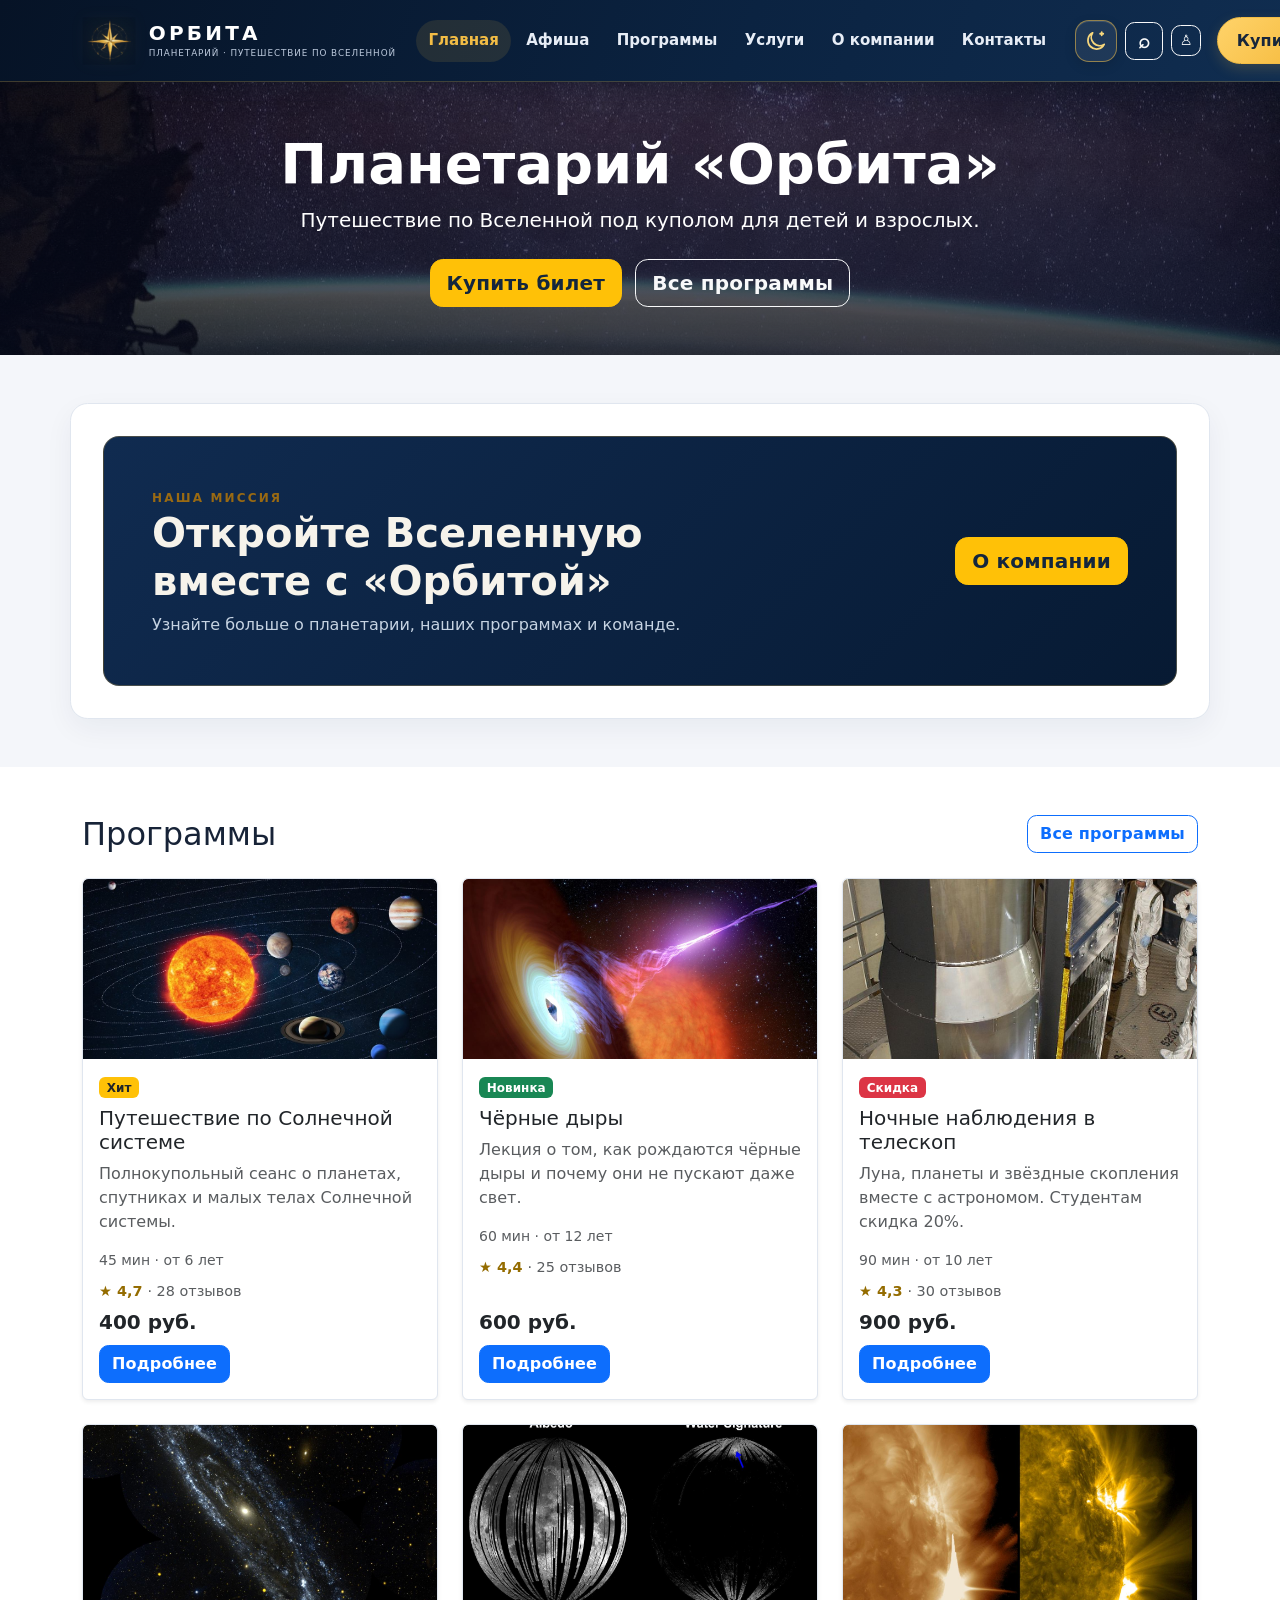
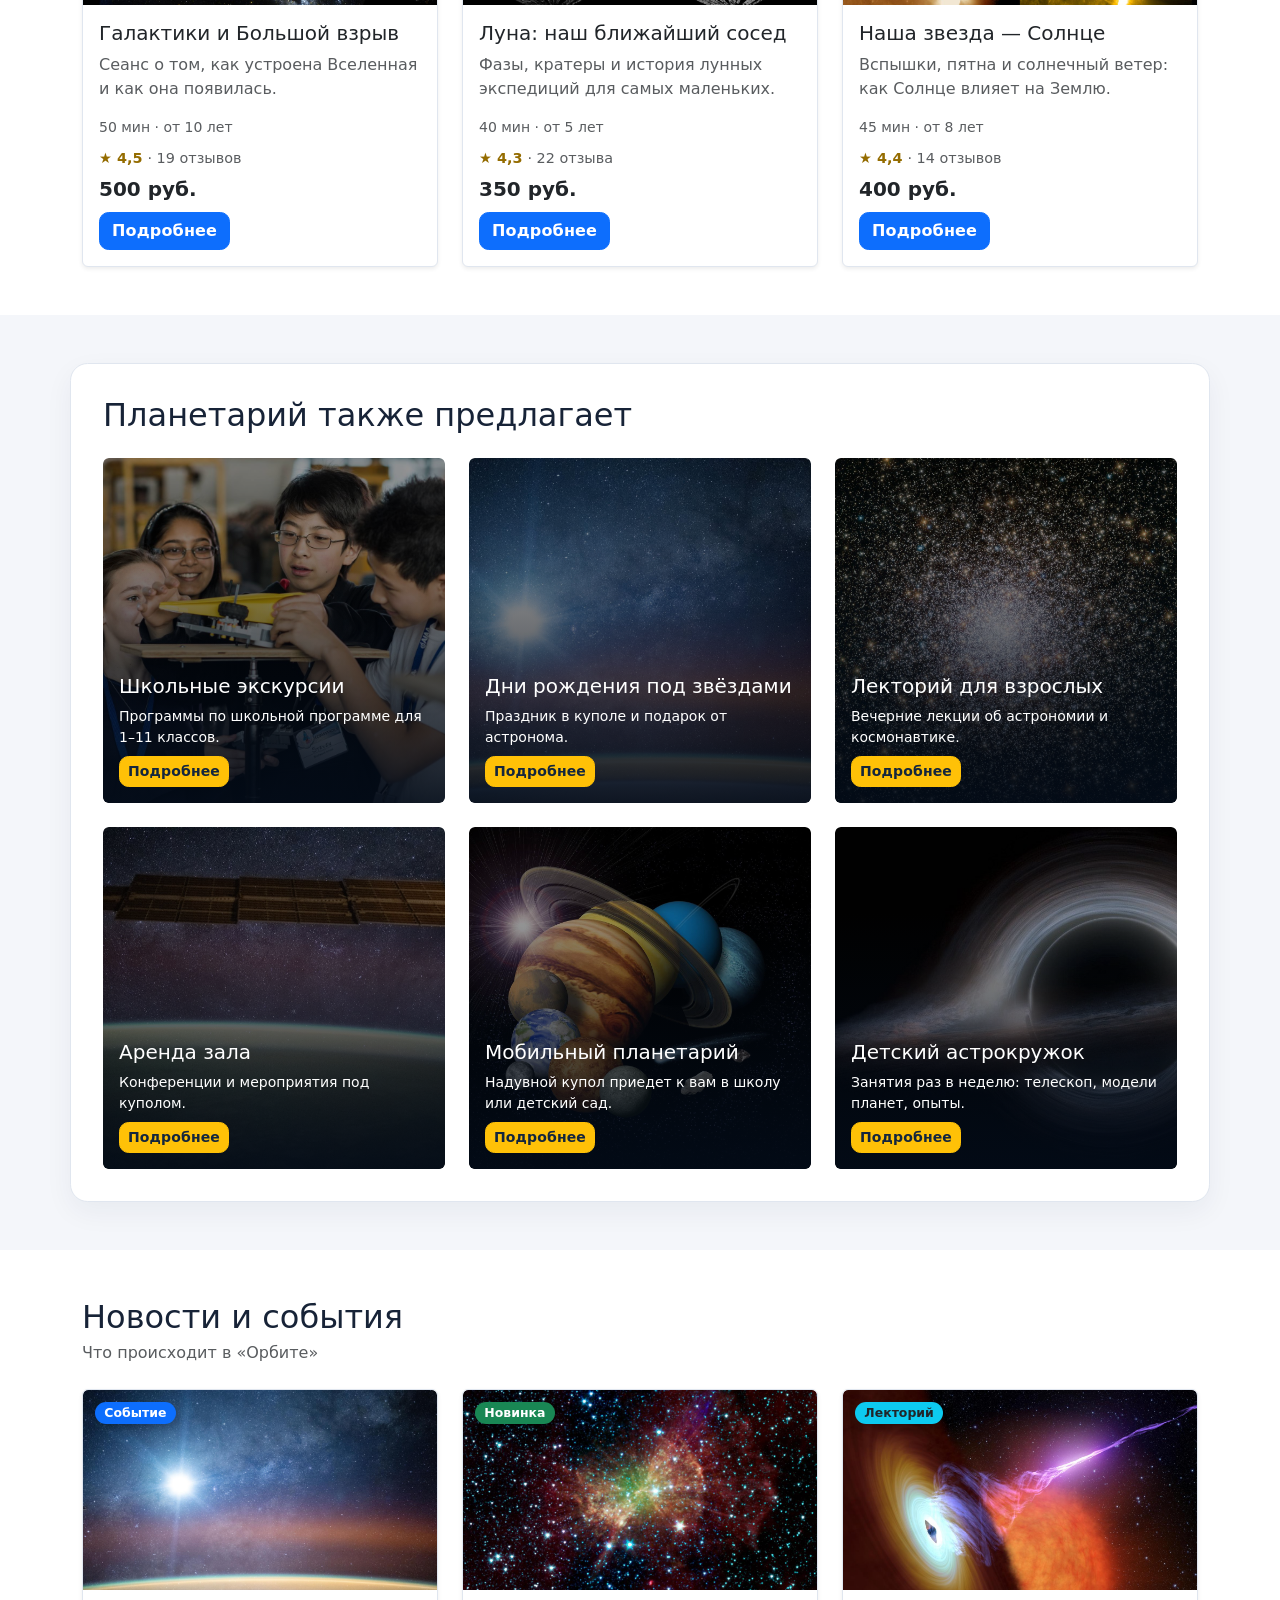
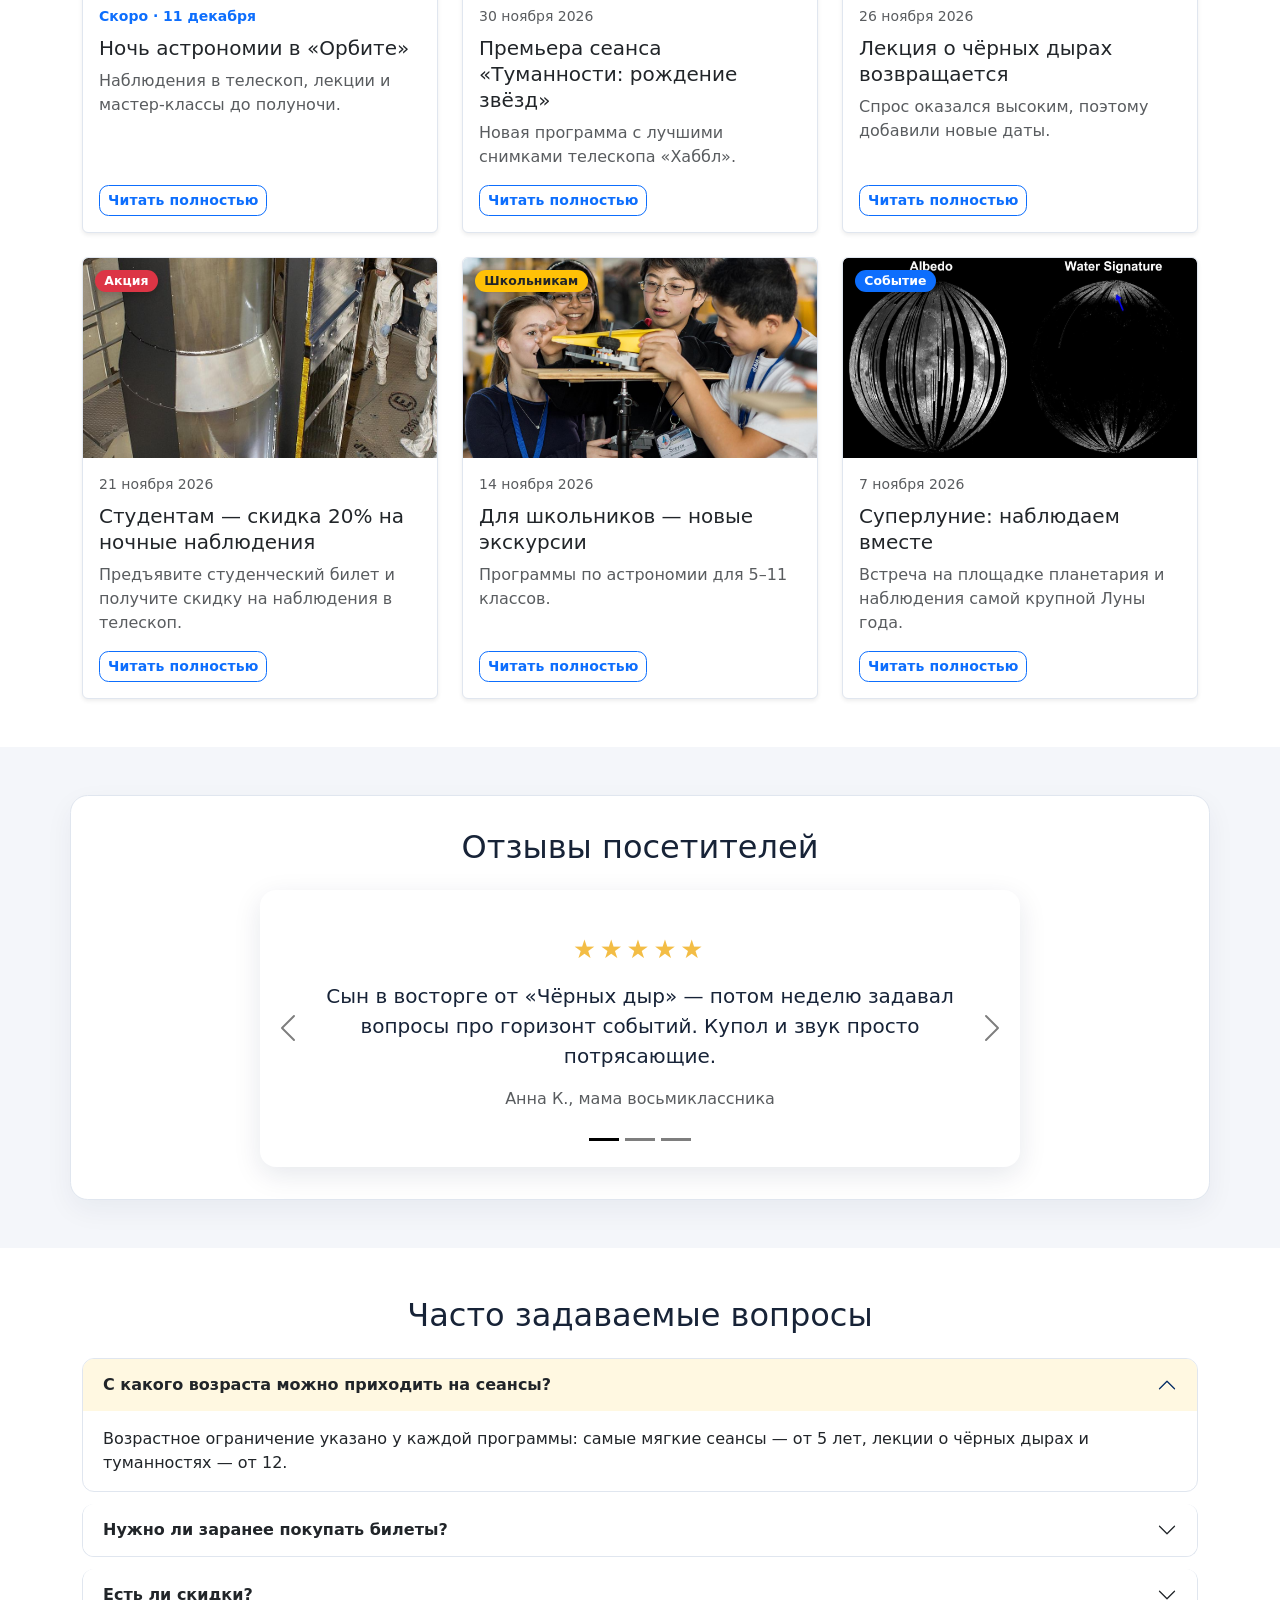
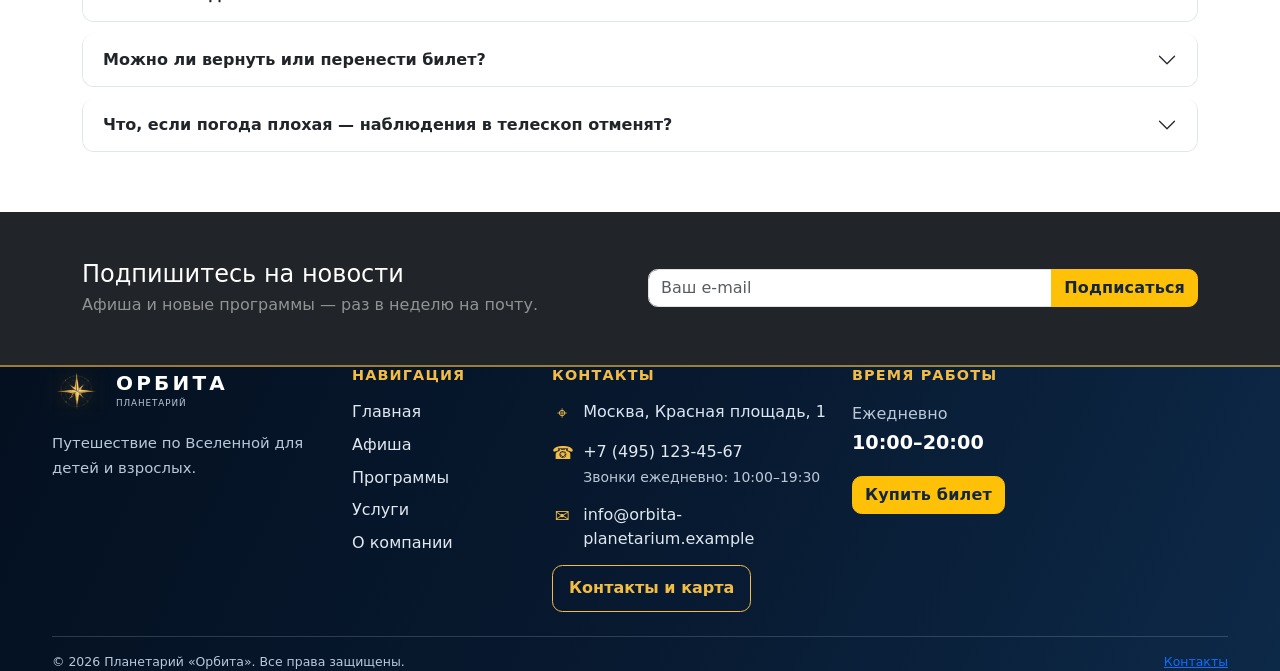
<file: index.html>
<!DOCTYPE html>
<!DOCTYPE html>

<!DOCTYPE html>

<!DOCTYPE html>

<!DOCTYPE html>

<!DOCTYPE html>

<!DOCTYPE html>

<html lang="ru">
<head><script data-orbita-theme-init="true">try{var t=localStorage.getItem('orbita-theme-v1');if(t==='dark'||t==='light')document.documentElement.setAttribute('data-orbita-theme',t);else if(window.matchMedia&&window.matchMedia('(prefers-color-scheme: dark)').matches)document.documentElement.setAttribute('data-orbita-theme','dark');}catch(e){}</script>
<meta charset="utf-8"/>
<meta content="width=device-width, initial-scale=1.0" name="viewport"/>
<title>Главная — Планетарий «Орбита»</title>
<link href="https://cdn.jsdelivr.net/npm/bootstrap@5.3.8/dist/css/bootstrap.min.css" rel="stylesheet"/>
<link href="css/custom.css" rel="stylesheet"/>
</head>
<body>
<nav class="navbar navbar-expand-lg navbar-dark site-navbar sticky-top"><div class="container"><a class="navbar-brand d-flex align-items-center gap-3" href="index.html"><img alt="Логотип-компас планетария Орбита" class="brand-logo" height="54" src="images/orbita-compass-logo.png" width="54"/><span class="brand-copy"><span class="brand-name">ОРБИТА</span><span class="brand-caption">ПЛАНЕТАРИЙ · ПУТЕШЕСТВИЕ ПО ВСЕЛЕННОЙ</span></span></a><button aria-controls="mainNavbar" aria-expanded="false" aria-label="Открыть меню" class="navbar-toggler" data-bs-target="#mainNavbar" data-bs-toggle="collapse" type="button"><span class="navbar-toggler-icon"></span></button><div class="collapse navbar-collapse" id="mainNavbar"><ul class="navbar-nav ms-auto align-items-lg-center"><li class="nav-item"><a aria-current="page" class="nav-link active" href="index.html">Главная</a></li><li class="nav-item"><a class="nav-link" href="afisha.html">Афиша</a></li><li class="nav-item"><a class="nav-link" href="catalog.html">Программы</a></li><li class="nav-item"><a class="nav-link" href="services.html">Услуги</a></li><li class="nav-item"><a class="nav-link" href="about.html">О компании</a></li><li class="nav-item"><a class="nav-link" href="contacts.html">Контакты</a></li></ul><div class="orbita-global-tools d-flex align-items-center gap-2 ms-lg-3 mt-3 mt-lg-0">
<button aria-label="Переключить тему" class="btn btn-outline-light btn-sm orbita-icon-btn" id="orbita-theme-toggle" title="Сменить тему" type="button">
<span aria-hidden="true" class="theme-orbit">
<svg class="theme-svg theme-moon" focusable="false" viewbox="0 0 24 24">
<path d="M20.2 15.4A8.4 8.4 0 0 1 8.6 3.8 8.6 8.6 0 1 0 20.2 15.4Z"></path>
<path class="theme-star" d="M17.7 3.2v3.1M16.15 4.75h3.1"></path>
</svg>
<svg class="theme-svg theme-sun" focusable="false" viewbox="0 0 24 24">
<circle cx="12" cy="12" r="4.1"></circle>
<path d="M12 1.8v2.1M12 20.1v2.1M4.8 4.8l1.5 1.5m11.4 11.4 1.5 1.5M1.8 12h2.1m16.2 0h2.1M4.8 19.2l1.5-1.5M17.7 6.3l1.5-1.5"></path>
</svg>
</span>
</button>
<button aria-label="Поиск по сайту" class="btn btn-outline-light btn-sm orbita-icon-btn" data-orbita-search-open="" title="Поиск" type="button"><span aria-hidden="true">⌕</span></button>
<a aria-label="Личный кабинет" class="btn btn-outline-light btn-sm orbita-account-link" href="account.html"><span aria-hidden="true">♙</span><span class="d-lg-none ms-1">Личный кабинет</span></a>
</div><a class="btn btn-warning ms-lg-3 mt-2 mt-lg-0" href="order.html">Купить билет</a></div></div></nav>
<main>
<section class="hero text-white text-center">
<div class="container py-5">
<h1 class="display-4 fw-bold">Планетарий «Орбита»</h1>
<p class="lead mb-4">Путешествие по Вселенной под куполом для детей и взрослых.</p>
<button class="btn btn-warning btn-lg me-2" data-bs-target="#ticketModal" data-bs-toggle="modal" type="button">Купить билет</button>
<a class="btn btn-outline-light btn-lg" href="catalog.html">Все программы</a>
</div>
</section>
<section class="container my-5"><div class="about-teaser rounded-4 p-4 p-lg-5"><div class="row align-items-center g-4"><div class="col-lg-8"><span class="section-eyebrow">НАША МИССИЯ</span><h2 class="display-6 fw-bold">Откройте Вселенную вместе с «Орбитой»</h2><p class="mb-0">Узнайте больше о планетарии, наших программах и команде.</p></div><div class="col-lg-4 text-lg-end"><a class="btn btn-warning btn-lg" href="about.html">О компании</a></div></div></div></section>
<section class="bg-white py-5">
<div class="container">
<div class="d-flex justify-content-between align-items-center mb-4">
<h2 class="mb-0">Программы</h2>
<a class="btn btn-outline-primary" href="catalog.html">Все программы</a>
</div>
<div class="row g-4">
<div class="col-12 col-md-6 col-lg-4">
<div class="card h-100 shadow-sm">
<img alt="Путешествие по Солнечной системе" class="card-img-top" src="images/service-01.jpg"/>
<div class="card-body d-flex flex-column">
<div><span class="badge bg-warning text-dark mb-2">Хит</span></div>
<h3 class="card-title h5">Путешествие по Солнечной системе</h3>
<p class="card-text text-muted">Полнокупольный сеанс о планетах, спутниках и малых телах Солнечной системы.</p>
<p class="small text-muted mb-2">45 мин · от 6 лет</p>
<p class="fw-bold fs-5 mt-auto mb-2">400 руб.</p>
<div class="d-flex gap-2">
<a class="btn btn-primary" href="product.html">Подробнее</a>
</div>
</div>
</div>
</div>
<div class="col-12 col-md-6 col-lg-4">
<div class="card h-100 shadow-sm">
<img alt="Чёрные дыры" class="card-img-top" src="images/black-hole.jpg"/>
<div class="card-body d-flex flex-column">
<div><span class="badge bg-success mb-2">Новинка</span></div>
<h3 class="card-title h5">Чёрные дыры</h3>
<p class="card-text text-muted">Лекция о том, как рождаются чёрные дыры и почему они не пускают даже свет.</p>
<p class="small text-muted mb-2">60 мин · от 12 лет</p>
<p class="fw-bold fs-5 mt-auto mb-2">600 руб.</p>
<div class="d-flex gap-2">
<a class="btn btn-primary" href="product.html">Подробнее</a>
</div>
</div>
</div>
</div>
<div class="col-12 col-md-6 col-lg-4">
<div class="card h-100 shadow-sm">
<img alt="Ночные наблюдения в телескоп" class="card-img-top" src="images/telescope.jpg"/>
<div class="card-body d-flex flex-column">
<div><span class="badge bg-danger mb-2">Скидка</span></div>
<h3 class="card-title h5">Ночные наблюдения в телескоп</h3>
<p class="card-text text-muted">Луна, планеты и звёздные скопления вместе с астрономом. Студентам скидка 20%.</p>
<p class="small text-muted mb-2">90 мин · от 10 лет</p>
<p class="fw-bold fs-5 mt-auto mb-2">900 руб.</p>
<div class="d-flex gap-2">
<a class="btn btn-primary" href="product.html">Подробнее</a>
</div>
</div>
</div>
</div>
<div class="col-12 col-md-6 col-lg-4">
<div class="card h-100 shadow-sm">
<img alt="Галактики и Большой взрыв" class="card-img-top" src="images/galaxy.jpg"/>
<div class="card-body d-flex flex-column">
<div></div>
<h3 class="card-title h5">Галактики и Большой взрыв</h3>
<p class="card-text text-muted">Сеанс о том, как устроена Вселенная и как она появилась.</p>
<p class="small text-muted mb-2">50 мин · от 10 лет</p>
<p class="fw-bold fs-5 mt-auto mb-2">500 руб.</p>
<div class="d-flex gap-2">
<a class="btn btn-primary" href="product.html">Подробнее</a>
</div>
</div>
</div>
</div>
<div class="col-12 col-md-6 col-lg-4">
<div class="card h-100 shadow-sm">
<img alt="Луна: наш ближайший сосед" class="card-img-top" src="images/moon.jpg"/>
<div class="card-body d-flex flex-column">
<div></div>
<h3 class="card-title h5">Луна: наш ближайший сосед</h3>
<p class="card-text text-muted">Фазы, кратеры и история лунных экспедиций для самых маленьких.</p>
<p class="small text-muted mb-2">40 мин · от 5 лет</p>
<p class="fw-bold fs-5 mt-auto mb-2">350 руб.</p>
<div class="d-flex gap-2">
<a class="btn btn-primary" href="product.html">Подробнее</a>
</div>
</div>
</div>
</div>
<div class="col-12 col-md-6 col-lg-4">
<div class="card h-100 shadow-sm">
<img alt="Наша звезда — Солнце" class="card-img-top" src="images/sun.jpg"/>
<div class="card-body d-flex flex-column">
<div></div>
<h3 class="card-title h5">Наша звезда — Солнце</h3>
<p class="card-text text-muted">Вспышки, пятна и солнечный ветер: как Солнце влияет на Землю.</p>
<p class="small text-muted mb-2">45 мин · от 8 лет</p>
<p class="fw-bold fs-5 mt-auto mb-2">400 руб.</p>
<div class="d-flex gap-2">
<a class="btn btn-primary" href="product.html">Подробнее</a>
</div>
</div>
</div>
</div>
</div>
</div>
</section>
<section class="container my-5" id="services">
<h2 class="mb-4">Планетарий также предлагает</h2>
<div class="row g-4">
<div class="col-12 col-sm-6 col-lg-4">
<div class="card service-card text-white border-0 h-100 text-decoration-none">
<img alt="Школьные экскурсии" class="card-img service-img" src="images/kids.jpg"/>
<div class="card-img-overlay d-flex flex-column justify-content-end">
<h3 class="h5">Школьные экскурсии</h3>
<p class="small mb-0">Программы по школьной программе для 1–11 классов.</p>
<a class="btn btn-warning btn-sm mt-2 align-self-start" href="services.html#service-1">Подробнее</a></div>
</div>
</div>
<div class="col-12 col-sm-6 col-lg-4">
<div class="card service-card text-white border-0 h-100 text-decoration-none">
<img alt="Дни рождения под звёздами" class="card-img service-img" src="images/night-sky.jpg"/>
<div class="card-img-overlay d-flex flex-column justify-content-end">
<h3 class="h5">Дни рождения под звёздами</h3>
<p class="small mb-0">Праздник в куполе и подарок от астронома.</p>
<a class="btn btn-warning btn-sm mt-2 align-self-start" href="services.html#service-2">Подробнее</a></div>
</div>
</div>
<div class="col-12 col-sm-6 col-lg-4">
<div class="card service-card text-white border-0 h-100 text-decoration-none">
<img alt="Лекторий для взрослых" class="card-img service-img" src="images/cluster.jpg"/>
<div class="card-img-overlay d-flex flex-column justify-content-end">
<h3 class="h5">Лекторий для взрослых</h3>
<p class="small mb-0">Вечерние лекции об астрономии и космонавтике.</p>
<a class="btn btn-warning btn-sm mt-2 align-self-start" href="services.html#service-3">Подробнее</a></div>
</div>
</div>
<div class="col-12 col-sm-6 col-lg-4">
<div class="card service-card text-white border-0 h-100 text-decoration-none">
<img alt="Аренда зала" class="card-img service-img" src="images/milky-way.jpg"/>
<div class="card-img-overlay d-flex flex-column justify-content-end">
<h3 class="h5">Аренда зала</h3>
<p class="small mb-0">Конференции и мероприятия под куполом.</p>
<a class="btn btn-warning btn-sm mt-2 align-self-start" href="services.html#service-4">Подробнее</a></div>
</div>
</div>
<div class="col-12 col-sm-6 col-lg-4">
<div class="card service-card text-white border-0 h-100 text-decoration-none">
<img alt="Мобильный планетарий" class="card-img service-img" src="images/solar-system.jpg"/>
<div class="card-img-overlay d-flex flex-column justify-content-end">
<h3 class="h5">Мобильный планетарий</h3>
<p class="small mb-0">Надувной купол приедет к вам в школу или детский сад.</p>
<a class="btn btn-warning btn-sm mt-2 align-self-start" href="services.html#service-5">Подробнее</a></div>
</div>
</div>
<div class="col-12 col-sm-6 col-lg-4">
<div class="card service-card text-white border-0 h-100 text-decoration-none">
<img alt="Детский астрокружок" class="card-img service-img" src="images/service-02.jpg"/>
<div class="card-img-overlay d-flex flex-column justify-content-end">
<h3 class="h5">Детский астрокружок</h3>
<p class="small mb-0">Занятия раз в неделю: телескоп, модели планет, опыты.</p>
<a class="btn btn-warning btn-sm mt-2 align-self-start" href="services.html#service-6">Подробнее</a></div>
</div>
</div>
</div>
</section>
<section class="bg-white py-5" id="news">
<div class="container">
<div class="d-flex justify-content-between align-items-end flex-wrap gap-2 mb-4">
<div>
<h2 class="mb-1">Новости и события</h2>
<p class="text-muted mb-0">Что происходит в «Орбите»</p>
</div>
</div>
<div class="row g-4" data-limit="6" data-news-list=""></div>
</div>
</section>
<section class="container my-5" id="reviews">
<h2 class="mb-4 text-center">Отзывы посетителей</h2>
<div class="carousel carousel-dark slide review-carousel mx-auto" data-bs-ride="carousel" id="reviewsCarousel">
<div class="carousel-indicators">
<button aria-current="true" aria-label="Отзыв 1" class="active" data-bs-slide-to="0" data-bs-target="#reviewsCarousel" type="button"></button>
<button aria-label="Отзыв 2" data-bs-slide-to="1" data-bs-target="#reviewsCarousel" type="button"></button>
<button aria-label="Отзыв 3" data-bs-slide-to="2" data-bs-target="#reviewsCarousel" type="button"></button>
</div>
<div class="carousel-inner">
<div class="carousel-item active">
<figure class="review-card text-center mb-0">
<div aria-label="Оценка 5 из 5" class="review-stars">★★★★★</div>
<blockquote class="fs-5">Сын в восторге от «Чёрных дыр» — потом неделю задавал вопросы про горизонт событий. Купол и звук просто потрясающие.</blockquote>
<figcaption class="text-muted">Анна К., мама восьмиклассника</figcaption>
</figure>
</div>
<div class="carousel-item">
<figure class="review-card text-center mb-0">
<div aria-label="Оценка 5 из 5" class="review-stars">★★★★★</div>
<blockquote class="fs-5">Организовали школьную экскурсию для 28 человек. Астроном рассказывал так, что не отвлёкся ни один ребёнок.</blockquote>
<figcaption class="text-muted">Ирина Петровна, учитель физики</figcaption>
</figure>
</div>
<div class="carousel-item">
<figure class="review-card text-center mb-0">
<div aria-label="Оценка 4 из 5" class="review-stars">★★★★☆</div>
<blockquote class="fs-5">Ночные наблюдения в телескоп — лучшее свидание за последние годы. Увидели кольца Сатурна своими глазами.</blockquote>
<figcaption class="text-muted">Дмитрий и Мария</figcaption>
</figure>
</div>
</div>
<button class="carousel-control-prev" data-bs-slide="prev" data-bs-target="#reviewsCarousel" type="button">
<span aria-hidden="true" class="carousel-control-prev-icon"></span>
<span class="visually-hidden">Назад</span>
</button>
<button class="carousel-control-next" data-bs-slide="next" data-bs-target="#reviewsCarousel" type="button">
<span aria-hidden="true" class="carousel-control-next-icon"></span>
<span class="visually-hidden">Вперёд</span>
</button>
</div>
</section>
<section class="bg-white py-5" id="faq">
<div class="container faq-wrap">
<h2 class="mb-4 text-center">Часто задаваемые вопросы</h2>
<div class="accordion" id="faqAccordion">
<div class="accordion-item">
<h3 class="accordion-header">
<button aria-controls="faq-1" aria-expanded="true" class="accordion-button" data-bs-target="#faq-1" data-bs-toggle="collapse" type="button">С какого возраста можно приходить на сеансы?</button>
</h3>
<div class="accordion-collapse collapse show" data-bs-parent="#faqAccordion" id="faq-1">
<div class="accordion-body">Возрастное ограничение указано у каждой программы: самые мягкие сеансы — от 5 лет, лекции о чёрных дырах и туманностях — от 12.</div>
</div>
</div>
<div class="accordion-item">
<h3 class="accordion-header">
<button aria-controls="faq-2" aria-expanded="false" class="accordion-button collapsed" data-bs-target="#faq-2" data-bs-toggle="collapse" type="button">Нужно ли заранее покупать билеты?</button>
</h3>
<div class="accordion-collapse collapse" data-bs-parent="#faqAccordion" id="faq-2">
<div class="accordion-body">Рекомендуем: вечерние сеансы и выходные раскупают за несколько дней. Билет можно купить на сайте в пару кликов.</div>
</div>
</div>
<div class="accordion-item">
<h3 class="accordion-header">
<button aria-controls="faq-3" aria-expanded="false" class="accordion-button collapsed" data-bs-target="#faq-3" data-bs-toggle="collapse" type="button">Есть ли скидки?</button>
</h3>
<div class="accordion-collapse collapse" data-bs-parent="#faqAccordion" id="faq-3">
<div class="accordion-body">Студентам — 20% на ночные наблюдения, детям до 5 лет вход с родителями бесплатный, для школьных групп действуют специальные цены.</div>
</div>
</div>
<div class="accordion-item">
<h3 class="accordion-header">
<button aria-controls="faq-4" aria-expanded="false" class="accordion-button collapsed" data-bs-target="#faq-4" data-bs-toggle="collapse" type="button">Можно ли вернуть или перенести билет?</button>
</h3>
<div class="accordion-collapse collapse" data-bs-parent="#faqAccordion" id="faq-4">
<div class="accordion-body">Да, не позднее чем за 3 часа до начала сеанса — позвоните нам, и мы перенесём билет на другую дату.</div>
</div>
</div>
<div class="accordion-item">
<h3 class="accordion-header">
<button aria-controls="faq-5" aria-expanded="false" class="accordion-button collapsed" data-bs-target="#faq-5" data-bs-toggle="collapse" type="button">Что, если погода плохая — наблюдения в телескоп отменят?</button>
</h3>
<div class="accordion-collapse collapse" data-bs-parent="#faqAccordion" id="faq-5">
<div class="accordion-body">При облачности мы заменяем наблюдения лекцией и сеансом в куполе. Если вас это не устроит, вернём деньги.</div>
</div>
</div>
</div>
</div>
</section>
<section class="bg-dark text-white py-5">
<div class="container">
<div class="row align-items-center g-3">
<div class="col-12 col-md-6">
<h2 class="h4 mb-1">Подпишитесь на новости</h2>
<p class="mb-0 text-white-50">Афиша и новые программы — раз в неделю на почту.</p>
</div>
<div class="col-12 col-md-6">
<form class="input-group">
<input aria-label="E-mail" class="form-control" placeholder="Ваш e-mail" required="" type="email"/>
<button class="btn btn-warning" type="submit">Подписаться</button>
</form>
</div>
</div>
</div>
</section>
</main>
<footer class="site-footer"><div class="container"><div class="row g-4 footer-main">
<div class="col-12 col-lg-3"><a class="footer-brand-link d-flex align-items-center gap-3 text-decoration-none" href="index.html"><img alt="Логотип-компас планетария Орбита" class="brand-logo footer-logo" height="52" src="images/orbita-compass-logo.png" width="52"/><span class="brand-copy"><span class="brand-name">ОРБИТА</span><span class="brand-caption">ПЛАНЕТАРИЙ</span></span></a><p class="footer-description mt-3">Путешествие по Вселенной для детей и взрослых.</p></div>
<div class="col-6 col-lg-2"><h2 class="footer-heading">Навигация</h2><ul class="footer-links"><li><a href="index.html">Главная</a></li><li><a href="afisha.html">Афиша</a></li><li><a href="catalog.html">Программы</a></li><li><a href="services.html">Услуги</a></li><li><a href="about.html">О компании</a></li></ul></div>
<div class="col-6 col-lg-3"><h2 class="footer-heading">Контакты</h2><ul class="footer-contacts"><li><span class="contact-symbol">⌖</span><span>Москва, Красная площадь, 1</span></li><li><span class="contact-symbol">☎</span><span><a href="tel:+74951234567">+7 (495) 123-45-67</a><br/><small>Звонки ежедневно: 10:00–19:30</small></span></li><li><span class="contact-symbol">✉</span><a href="mailto:info@orbita-planetarium.example">info@orbita-planetarium.example</a></li></ul><a class="footer-map-button" href="contacts.html">Контакты и карта</a></div>
<div class="col-12 col-lg-4"><h2 class="footer-heading">Время работы</h2><p class="footer-hours mb-3">Ежедневно<br/><strong>10:00–20:00</strong></p><a class="btn btn-warning" href="order.html">Купить билет</a></div></div>
<div class="footer-bottom mt-4 pt-3 d-flex flex-wrap justify-content-between gap-2"><span>© 2026 Планетарий «Орбита». Все права защищены.</span><a href="contacts.html">Контакты</a></div></div></footer>
<div aria-hidden="true" aria-labelledby="ticketModalLabel" class="modal fade" id="ticketModal" tabindex="-1">
<div class="modal-dialog">
<div class="modal-content">
<form id="ticketForm">
<div class="modal-header">
<h2 class="modal-title h5" id="ticketModalLabel">Покупка билета</h2>
<button aria-label="Закрыть" class="btn-close" data-bs-dismiss="modal" type="button"></button>
</div>
<div class="modal-body">
<div class="mb-3">
<label class="form-label" for="ticket-program">Программа</label>
<select class="form-select" id="ticket-program" required="">
<option data-price="400" value="1">Путешествие по Солнечной системе — 400 руб.</option>
<option data-price="600" value="2">Чёрные дыры — 600 руб.</option>
<option data-price="900" value="3">Ночные наблюдения в телескоп — 900 руб.</option>
<option data-price="500" value="4">Галактики и Большой взрыв — 500 руб.</option>
<option data-price="350" value="5">Луна: наш ближайший сосед — 350 руб.</option>
<option data-price="400" value="6">Наша звезда — Солнце — 400 руб.</option>
<option data-price="450" value="7">Сатурн и его кольца — 450 руб.</option>
<option data-price="550" value="8">Туманности: рождение звёзд — 550 руб.</option>
<option data-price="380" value="9">Кометы и астероиды — 380 руб.</option>
</select>
</div>
<div class="row g-3 mb-3">
<div class="col-7">
<label class="form-label" for="ticket-date">Дата</label>
<input class="form-control" id="ticket-date" required="" type="date"/>
</div>
<div class="col-5">
<label class="form-label" for="ticket-time">Время</label>
<input class="form-control" id="ticket-time" required="" type="time"/>
</div>
</div>
<div class="row g-3 mb-3">
<div class="col-6">
<label class="form-label" for="ticket-name">Имя</label>
<input class="form-control" id="ticket-name" required="" type="text"/>
</div>
<div class="col-6">
<label class="form-label" for="ticket-phone">Телефон</label>
<input class="form-control" id="ticket-phone" required="" type="tel"/>
</div>
</div>
<div class="mb-3">
<label class="form-label" for="ticket-count">Количество билетов</label>
<input class="form-control" id="ticket-count" max="10" min="1" required="" type="number" value="1"/>
</div>
<div aria-live="polite" class="alert alert-light border mt-3 mb-3" id="seat-availability"><strong>Свободные места:</strong> выберите дату и время.</div>
<p class="fs-5 mb-0">Итого: <strong id="ticket-total">0 руб.</strong></p>
<div class="alert alert-success mt-3 mb-0 d-none" id="ticket-success" role="alert">
              Билеты забронированы. Мы позвоним для подтверждения.
            </div>
</div>
<div class="modal-footer">
<button class="btn btn-secondary" data-bs-dismiss="modal" type="button">Закрыть</button>
<button class="btn btn-warning" type="submit">Купить</button>
</div>
</form>
</div>
</div>
</div>
<script src="https://cdn.jsdelivr.net/npm/bootstrap@5.3.8/dist/js/bootstrap.bundle.min.js"></script><script src="js/data.js"></script><script src="js/reviews.js"></script><script src="js/news.js"></script><script src="js/dates.js"></script><script src="js/tickets.js"></script><script src="js/ticket-capacity.js"></script><div aria-hidden="true" aria-labelledby="orbitaSearchTitle" class="modal fade" id="orbitaSearchModal" tabindex="-1">
<div class="modal-dialog modal-dialog-centered modal-lg">
<div class="modal-content orbita-search-modal">
<div class="modal-header">
<div><div class="section-eyebrow">НАВИГАЦИЯ ПО САЙТУ</div><h2 class="modal-title fs-4" id="orbitaSearchTitle">Что ищем во Вселенной?</h2></div>
<button aria-label="Закрыть" class="btn-close" data-bs-dismiss="modal" type="button"></button>
</div>
<div class="modal-body">
<label class="visually-hidden" for="orbitaSearchInput">Поиск по сайту</label>
<input autocomplete="off" class="form-control form-control-lg" id="orbitaSearchInput" placeholder="Например: чёрные дыры, экскурсии, афиша..." type="search"/>
<div aria-live="polite" class="orbita-search-results mt-3" id="orbitaSearchResults"><p class="text-muted mb-0">Введите запрос, чтобы найти программы, услуги и разделы сайта.</p></div>
</div>
</div>
</div>
</div><script src="js/theme.js"></script><script src="js/site-search-index.js"></script><script src="js/site-search.js"></script><script src="js/account.js"></script></body>
</html>
</file>
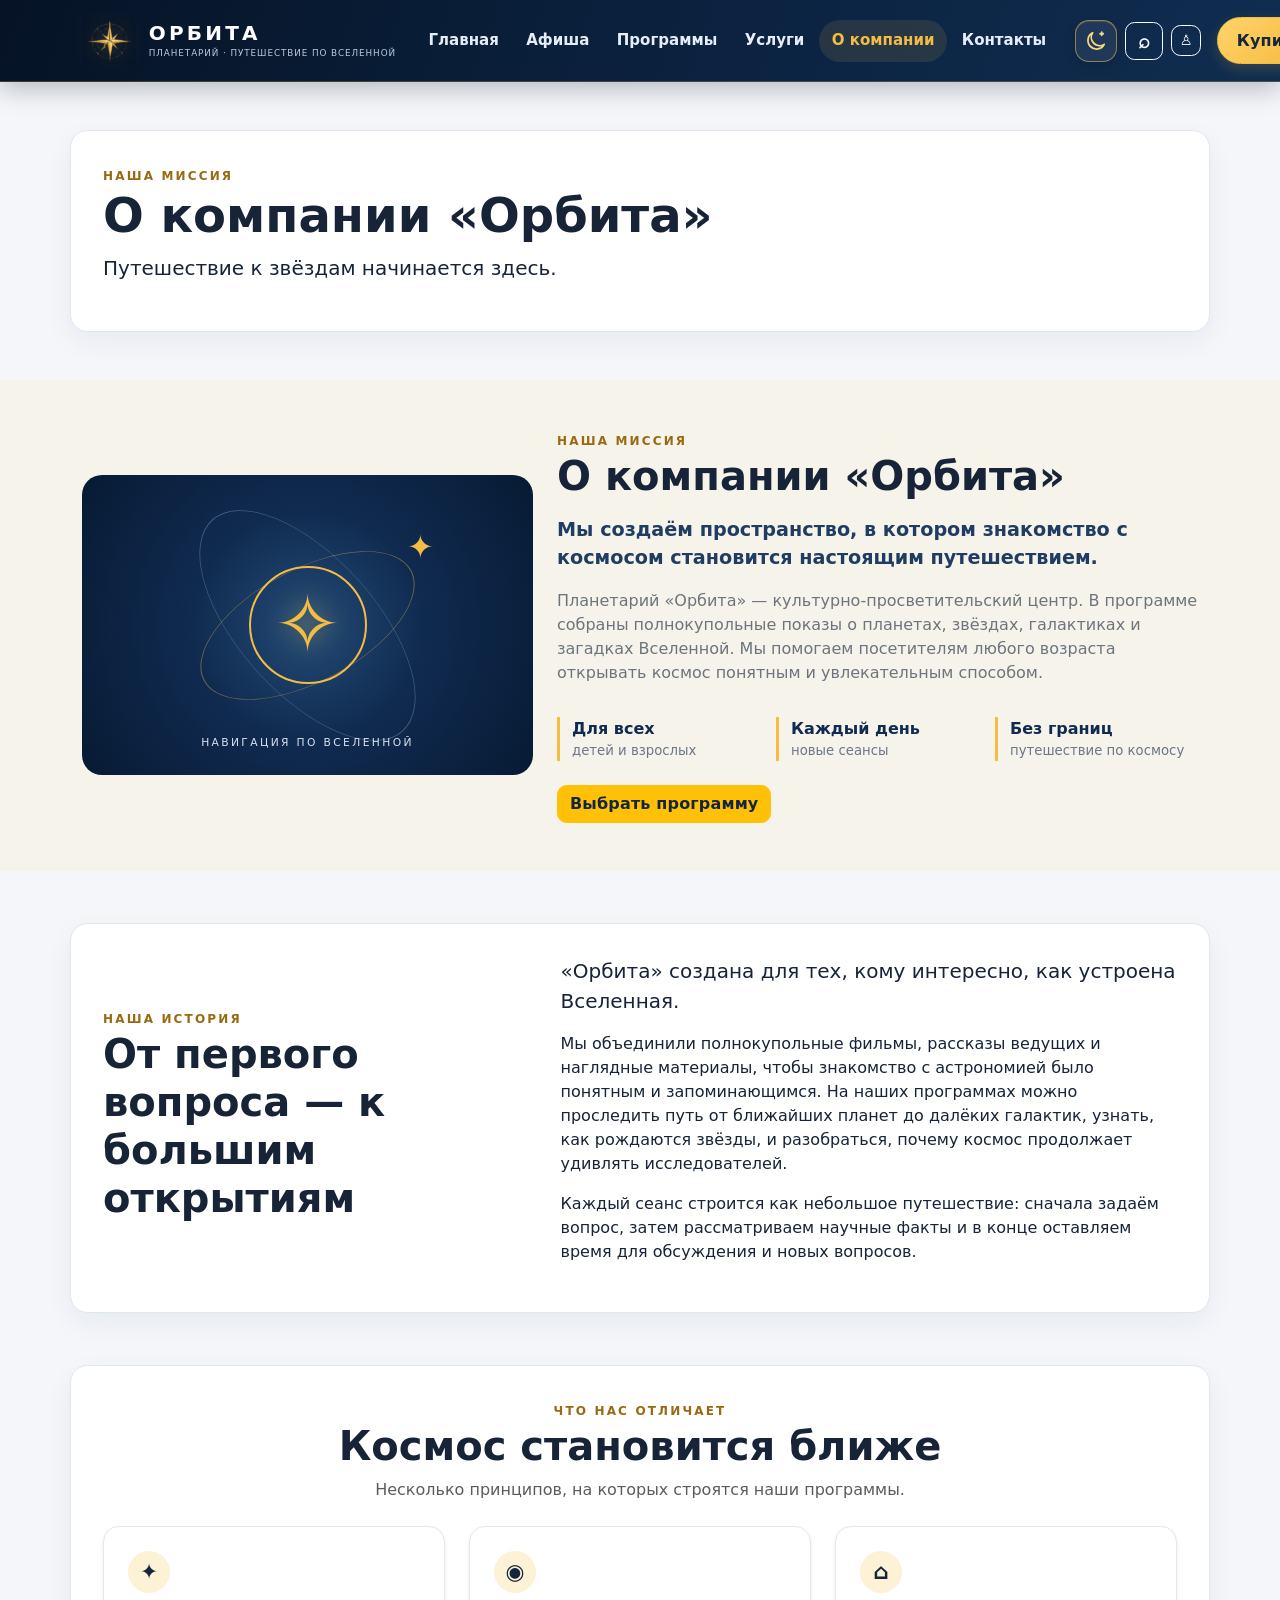
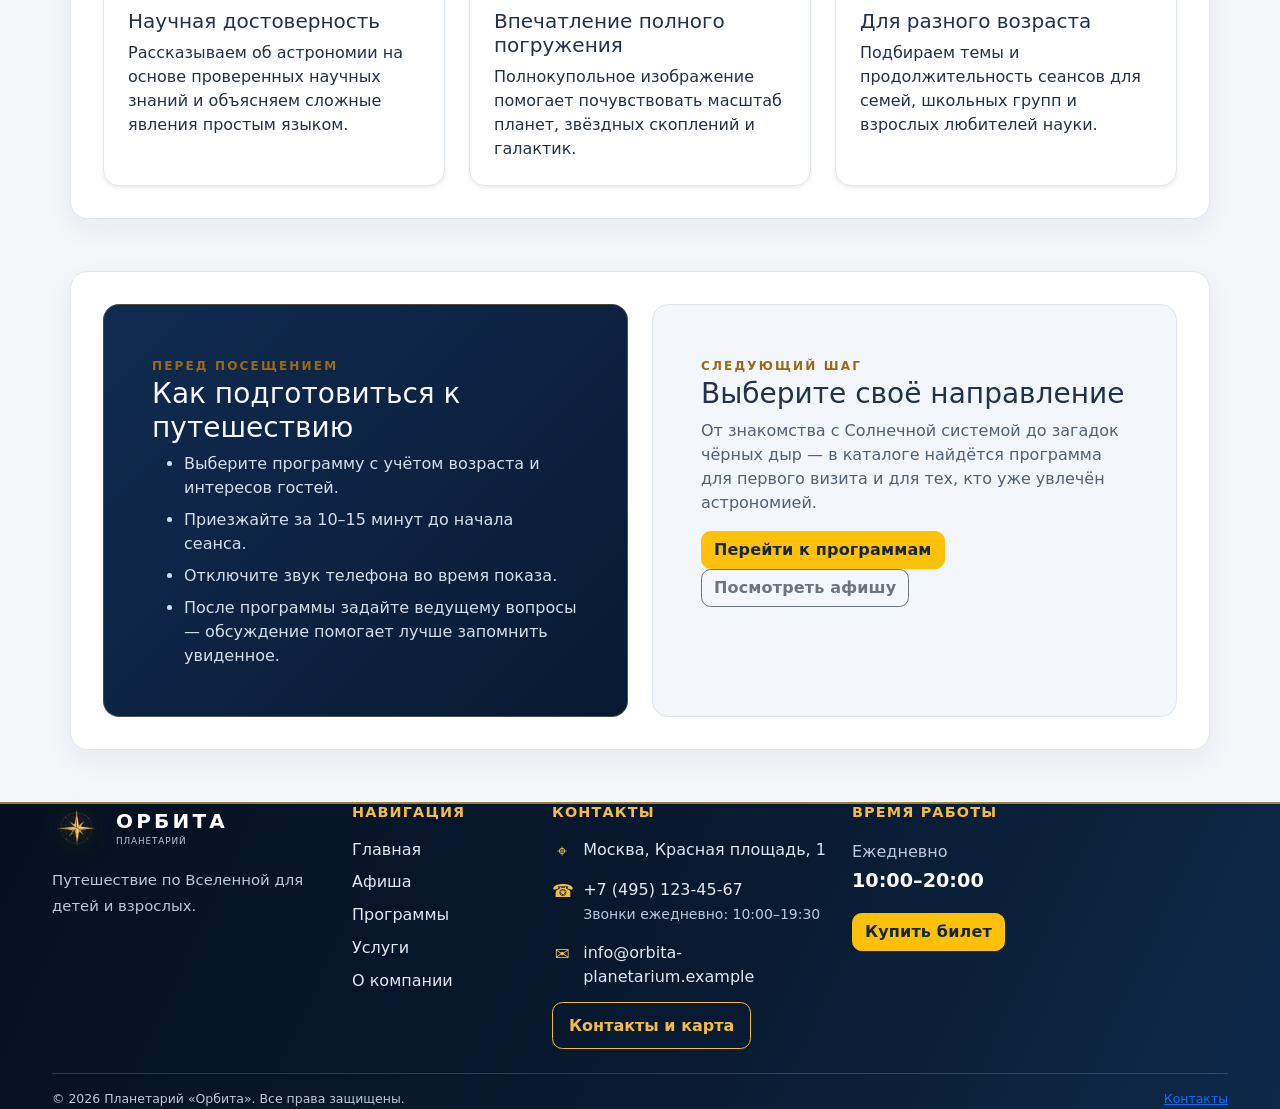
<file: about.html>
<!DOCTYPE html>
<!DOCTYPE html>

<!DOCTYPE html>

<!DOCTYPE html>

<!DOCTYPE html>

<!DOCTYPE html>

<!DOCTYPE html>

<!DOCTYPE html>

<html lang="ru">
<head><script data-orbita-theme-init="true">try{var t=localStorage.getItem('orbita-theme-v1');if(t==='dark'||t==='light')document.documentElement.setAttribute('data-orbita-theme',t);else if(window.matchMedia&&window.matchMedia('(prefers-color-scheme: dark)').matches)document.documentElement.setAttribute('data-orbita-theme','dark');}catch(e){}</script>
<meta charset="utf-8"/>
<meta content="width=device-width, initial-scale=1.0" name="viewport"/>
<title>О компании — Планетарий «Орбита»</title>
<link href="https://cdn.jsdelivr.net/npm/bootstrap@5.3.8/dist/css/bootstrap.min.css" rel="stylesheet"/>
<link href="css/custom.css" rel="stylesheet"/>
</head>
<body>
<nav class="navbar navbar-expand-lg navbar-dark site-navbar sticky-top"><div class="container"><a class="navbar-brand d-flex align-items-center gap-3" href="index.html"><img alt="Логотип-компас планетария Орбита" class="brand-logo" height="54" src="images/orbita-compass-logo.png" width="54"/><span class="brand-copy"><span class="brand-name">ОРБИТА</span><span class="brand-caption">ПЛАНЕТАРИЙ · ПУТЕШЕСТВИЕ ПО ВСЕЛЕННОЙ</span></span></a><button aria-controls="mainNavbar" aria-expanded="false" aria-label="Открыть меню" class="navbar-toggler" data-bs-target="#mainNavbar" data-bs-toggle="collapse" type="button"><span class="navbar-toggler-icon"></span></button><div class="collapse navbar-collapse" id="mainNavbar"><ul class="navbar-nav ms-auto align-items-lg-center"><li class="nav-item"><a class="nav-link" href="index.html">Главная</a></li><li class="nav-item"><a class="nav-link" href="afisha.html">Афиша</a></li><li class="nav-item"><a class="nav-link" href="catalog.html">Программы</a></li><li class="nav-item"><a class="nav-link" href="services.html">Услуги</a></li><li class="nav-item"><a aria-current="page" class="nav-link active" href="about.html">О компании</a></li><li class="nav-item"><a class="nav-link" href="contacts.html">Контакты</a></li></ul><div class="orbita-global-tools d-flex align-items-center gap-2 ms-lg-3 mt-3 mt-lg-0">
<button aria-label="Переключить тему" class="btn btn-outline-light btn-sm orbita-icon-btn" id="orbita-theme-toggle" title="Сменить тему" type="button">
<span aria-hidden="true" class="theme-orbit">
<svg class="theme-svg theme-moon" focusable="false" viewbox="0 0 24 24">
<path d="M20.2 15.4A8.4 8.4 0 0 1 8.6 3.8 8.6 8.6 0 1 0 20.2 15.4Z"></path>
<path class="theme-star" d="M17.7 3.2v3.1M16.15 4.75h3.1"></path>
</svg>
<svg class="theme-svg theme-sun" focusable="false" viewbox="0 0 24 24">
<circle cx="12" cy="12" r="4.1"></circle>
<path d="M12 1.8v2.1M12 20.1v2.1M4.8 4.8l1.5 1.5m11.4 11.4 1.5 1.5M1.8 12h2.1m16.2 0h2.1M4.8 19.2l1.5-1.5M17.7 6.3l1.5-1.5"></path>
</svg>
</span>
</button>
<button aria-label="Поиск по сайту" class="btn btn-outline-light btn-sm orbita-icon-btn" data-orbita-search-open="" title="Поиск" type="button"><span aria-hidden="true">⌕</span></button>
<a aria-label="Личный кабинет" class="btn btn-outline-light btn-sm orbita-account-link" href="account.html"><span aria-hidden="true">♙</span><span class="d-lg-none ms-1">Личный кабинет</span></a>
</div><a class="btn btn-warning ms-lg-3 mt-2 mt-lg-0" href="order.html">Купить билет</a></div></div></nav>
<main><section class="container my-5"><span class="section-eyebrow">НАША МИССИЯ</span><h1 class="display-5 fw-bold">О компании «Орбита»</h1><p class="lead">Путешествие к звёздам начинается здесь.</p></section><section class="about-section py-5" id="about">
<div class="container">
<div class="row align-items-center g-4">
<div class="col-lg-5">
<div aria-hidden="true" class="about-compass-art"><span class="about-orbit orbit-one"></span><span class="about-orbit orbit-two"></span><span class="about-star">✦</span><div class="about-compass-mark">✧</div><span class="about-card-label">НАВИГАЦИЯ ПО ВСЕЛЕННОЙ</span></div>
</div>
<div class="col-lg-7">
<span class="section-eyebrow">НАША МИССИЯ</span>
<h2 class="display-6 fw-bold mb-3">О компании «Орбита»</h2>
<p class="about-lead">Мы создаём пространство, в котором знакомство с космосом становится настоящим путешествием.</p>
<p class="text-secondary">Планетарий «Орбита» — культурно-просветительский центр. В программе собраны полнокупольные показы о планетах, звёздах, галактиках и загадках Вселенной. Мы помогаем посетителям любого возраста открывать космос понятным и увлекательным способом.</p>
<div class="row g-3 mt-2"><div class="col-sm-4"><div class="about-fact"><strong>Для всех</strong><span>детей и взрослых</span></div></div><div class="col-sm-4"><div class="about-fact"><strong>Каждый день</strong><span>новые сеансы</span></div></div><div class="col-sm-4"><div class="about-fact"><strong>Без границ</strong><span>путешествие по космосу</span></div></div></div>
<a class="btn btn-warning mt-4" href="catalog.html">Выбрать программу</a>
</div>
</div>
</div>
</section><section class="container my-5 orbit-extra-section">
<div class="row g-4 align-items-center">
<div class="col-lg-5">
<span class="section-eyebrow">НАША ИСТОРИЯ</span>
<h2 class="display-6 fw-bold">От первого вопроса — к большим открытиям</h2>
</div>
<div class="col-lg-7">
<p class="lead">«Орбита» создана для тех, кому интересно, как устроена Вселенная.</p>
<p>Мы объединили полнокупольные фильмы, рассказы ведущих и наглядные материалы, чтобы знакомство с астрономией было понятным и запоминающимся. На наших программах можно проследить путь от ближайших планет до далёких галактик, узнать, как рождаются звёзды, и разобраться, почему космос продолжает удивлять исследователей.</p>
<p>Каждый сеанс строится как небольшое путешествие: сначала задаём вопрос, затем рассматриваем научные факты и в конце оставляем время для обсуждения и новых вопросов.</p>
</div>
</div>
</section><section class="container my-5 orbit-extra-section">
<div class="text-center mb-4"><span class="section-eyebrow">ЧТО НАС ОТЛИЧАЕТ</span><h2 class="display-6 fw-bold">Космос становится ближе</h2><p class="text-muted">Несколько принципов, на которых строятся наши программы.</p></div>
<div class="row g-4">
<div class="col-md-4"><article class="card h-100 border-0 shadow-sm orbit-info-card"><div class="card-body p-4"><div class="orbit-info-icon">✦</div><h3 class="h5">Научная достоверность</h3><p class="mb-0">Рассказываем об астрономии на основе проверенных научных знаний и объясняем сложные явления простым языком.</p></div></article></div>
<div class="col-md-4"><article class="card h-100 border-0 shadow-sm orbit-info-card"><div class="card-body p-4"><div class="orbit-info-icon">◉</div><h3 class="h5">Впечатление полного погружения</h3><p class="mb-0">Полнокупольное изображение помогает почувствовать масштаб планет, звёздных скоплений и галактик.</p></div></article></div>
<div class="col-md-4"><article class="card h-100 border-0 shadow-sm orbit-info-card"><div class="card-body p-4"><div class="orbit-info-icon">⌂</div><h3 class="h5">Для разного возраста</h3><p class="mb-0">Подбираем темы и продолжительность сеансов для семей, школьных групп и взрослых любителей науки.</p></div></article></div>
</div>
</section><section class="container my-5 orbit-extra-section">
<div class="row g-4">
<div class="col-lg-6"><div class="orbit-highlight h-100 p-4 p-lg-5 rounded-4"><span class="section-eyebrow">ПЕРЕД ПОСЕЩЕНИЕМ</span><h2 class="h3">Как подготовиться к путешествию</h2><ul class="mb-0"><li class="mb-2">Выберите программу с учётом возраста и интересов гостей.</li><li class="mb-2">Приезжайте за 10–15 минут до начала сеанса.</li><li class="mb-2">Отключите звук телефона во время показа.</li><li>После программы задайте ведущему вопросы — обсуждение помогает лучше запомнить увиденное.</li></ul></div></div>
<div class="col-lg-6"><div class="orbit-highlight orbit-highlight-light h-100 p-4 p-lg-5 rounded-4"><span class="section-eyebrow">СЛЕДУЮЩИЙ ШАГ</span><h2 class="h3">Выберите своё направление</h2><p>От знакомства с Солнечной системой до загадок чёрных дыр — в каталоге найдётся программа для первого визита и для тех, кто уже увлечён астрономией.</p><a class="btn btn-warning" href="catalog.html">Перейти к программам</a> <a class="btn btn-outline-secondary" href="afisha.html">Посмотреть афишу</a></div></div>
</div>
</section></main>
<footer class="site-footer"><div class="container"><div class="row g-4 footer-main">
<div class="col-12 col-lg-3"><a class="footer-brand-link d-flex align-items-center gap-3 text-decoration-none" href="index.html"><img alt="Логотип-компас планетария Орбита" class="brand-logo footer-logo" height="52" src="images/orbita-compass-logo.png" width="52"/><span class="brand-copy"><span class="brand-name">ОРБИТА</span><span class="brand-caption">ПЛАНЕТАРИЙ</span></span></a><p class="footer-description mt-3">Путешествие по Вселенной для детей и взрослых.</p></div>
<div class="col-6 col-lg-2"><h2 class="footer-heading">Навигация</h2><ul class="footer-links"><li><a href="index.html">Главная</a></li><li><a href="afisha.html">Афиша</a></li><li><a href="catalog.html">Программы</a></li><li><a href="services.html">Услуги</a></li><li><a href="about.html">О компании</a></li></ul></div>
<div class="col-6 col-lg-3"><h2 class="footer-heading">Контакты</h2><ul class="footer-contacts"><li><span class="contact-symbol">⌖</span><span>Москва, Красная площадь, 1</span></li><li><span class="contact-symbol">☎</span><span><a href="tel:+74951234567">+7 (495) 123-45-67</a><br/><small>Звонки ежедневно: 10:00–19:30</small></span></li><li><span class="contact-symbol">✉</span><a href="mailto:info@orbita-planetarium.example">info@orbita-planetarium.example</a></li></ul><a class="footer-map-button" href="contacts.html">Контакты и карта</a></div>
<div class="col-12 col-lg-4"><h2 class="footer-heading">Время работы</h2><p class="footer-hours mb-3">Ежедневно<br/><strong>10:00–20:00</strong></p><a class="btn btn-warning" href="order.html">Купить билет</a></div></div>
<div class="footer-bottom mt-4 pt-3 d-flex flex-wrap justify-content-between gap-2"><span>© 2026 Планетарий «Орбита». Все права защищены.</span><a href="contacts.html">Контакты</a></div></div></footer>
<div aria-hidden="true" aria-labelledby="ticketModalLabel" class="modal fade" id="ticketModal" tabindex="-1">
<div class="modal-dialog">
<div class="modal-content">
<form id="ticketForm">
<div class="modal-header">
<h2 class="modal-title h5" id="ticketModalLabel">Покупка билета</h2>
<button aria-label="Закрыть" class="btn-close" data-bs-dismiss="modal" type="button"></button>
</div>
<div class="modal-body">
<div class="mb-3">
<label class="form-label" for="ticket-program">Программа</label>
<select class="form-select" id="ticket-program" required="">
<option data-price="400" value="1">Путешествие по Солнечной системе — 400 руб.</option>
<option data-price="600" value="2">Чёрные дыры — 600 руб.</option>
<option data-price="900" value="3">Ночные наблюдения в телескоп — 900 руб.</option>
<option data-price="500" value="4">Галактики и Большой взрыв — 500 руб.</option>
<option data-price="350" value="5">Луна: наш ближайший сосед — 350 руб.</option>
<option data-price="400" value="6">Наша звезда — Солнце — 400 руб.</option>
<option data-price="450" value="7">Сатурн и его кольца — 450 руб.</option>
<option data-price="550" value="8">Туманности: рождение звёзд — 550 руб.</option>
<option data-price="380" value="9">Кометы и астероиды — 380 руб.</option>
</select>
</div>
<div class="row g-3 mb-3">
<div class="col-7">
<label class="form-label" for="ticket-date">Дата</label>
<input class="form-control" id="ticket-date" required="" type="date"/>
</div>
<div class="col-5">
<label class="form-label" for="ticket-time">Время</label>
<input class="form-control" id="ticket-time" required="" type="time"/>
</div>
</div>
<div class="row g-3 mb-3">
<div class="col-6">
<label class="form-label" for="ticket-name">Имя</label>
<input class="form-control" id="ticket-name" required="" type="text"/>
</div>
<div class="col-6">
<label class="form-label" for="ticket-phone">Телефон</label>
<input class="form-control" id="ticket-phone" required="" type="tel"/>
</div>
</div>
<div class="mb-3">
<label class="form-label" for="ticket-count">Количество билетов</label>
<input class="form-control" id="ticket-count" max="10" min="1" required="" type="number" value="1"/>
</div>
<div aria-live="polite" class="alert alert-light border mt-3 mb-3" id="seat-availability"><strong>Свободные места:</strong> выберите дату и время.</div>
<p class="fs-5 mb-0">Итого: <strong id="ticket-total">0 руб.</strong></p>
<div class="alert alert-success mt-3 mb-0 d-none" id="ticket-success" role="alert">
              Билеты забронированы. Мы позвоним для подтверждения.
            </div>
</div>
<div class="modal-footer">
<button class="btn btn-secondary" data-bs-dismiss="modal" type="button">Закрыть</button>
<button class="btn btn-warning" type="submit">Купить</button>
</div>
</form>
</div>
</div>
</div>
<script src="https://cdn.jsdelivr.net/npm/bootstrap@5.3.8/dist/js/bootstrap.bundle.min.js"></script><script src="js/data.js"></script><script src="js/reviews.js"></script><script src="js/dates.js"></script><script src="js/tickets.js"></script><script src="js/ticket-capacity.js"></script><div aria-hidden="true" aria-labelledby="orbitaSearchTitle" class="modal fade" id="orbitaSearchModal" tabindex="-1">
<div class="modal-dialog modal-dialog-centered modal-lg">
<div class="modal-content orbita-search-modal">
<div class="modal-header">
<div><div class="section-eyebrow">НАВИГАЦИЯ ПО САЙТУ</div><h2 class="modal-title fs-4" id="orbitaSearchTitle">Что ищем во Вселенной?</h2></div>
<button aria-label="Закрыть" class="btn-close" data-bs-dismiss="modal" type="button"></button>
</div>
<div class="modal-body">
<label class="visually-hidden" for="orbitaSearchInput">Поиск по сайту</label>
<input autocomplete="off" class="form-control form-control-lg" id="orbitaSearchInput" placeholder="Например: чёрные дыры, экскурсии, афиша..." type="search"/>
<div aria-live="polite" class="orbita-search-results mt-3" id="orbitaSearchResults"><p class="text-muted mb-0">Введите запрос, чтобы найти программы, услуги и разделы сайта.</p></div>
</div>
</div>
</div>
</div><script src="js/theme.js"></script><script src="js/site-search-index.js"></script><script src="js/site-search.js"></script><script src="js/account.js"></script></body>
</html>
</file>
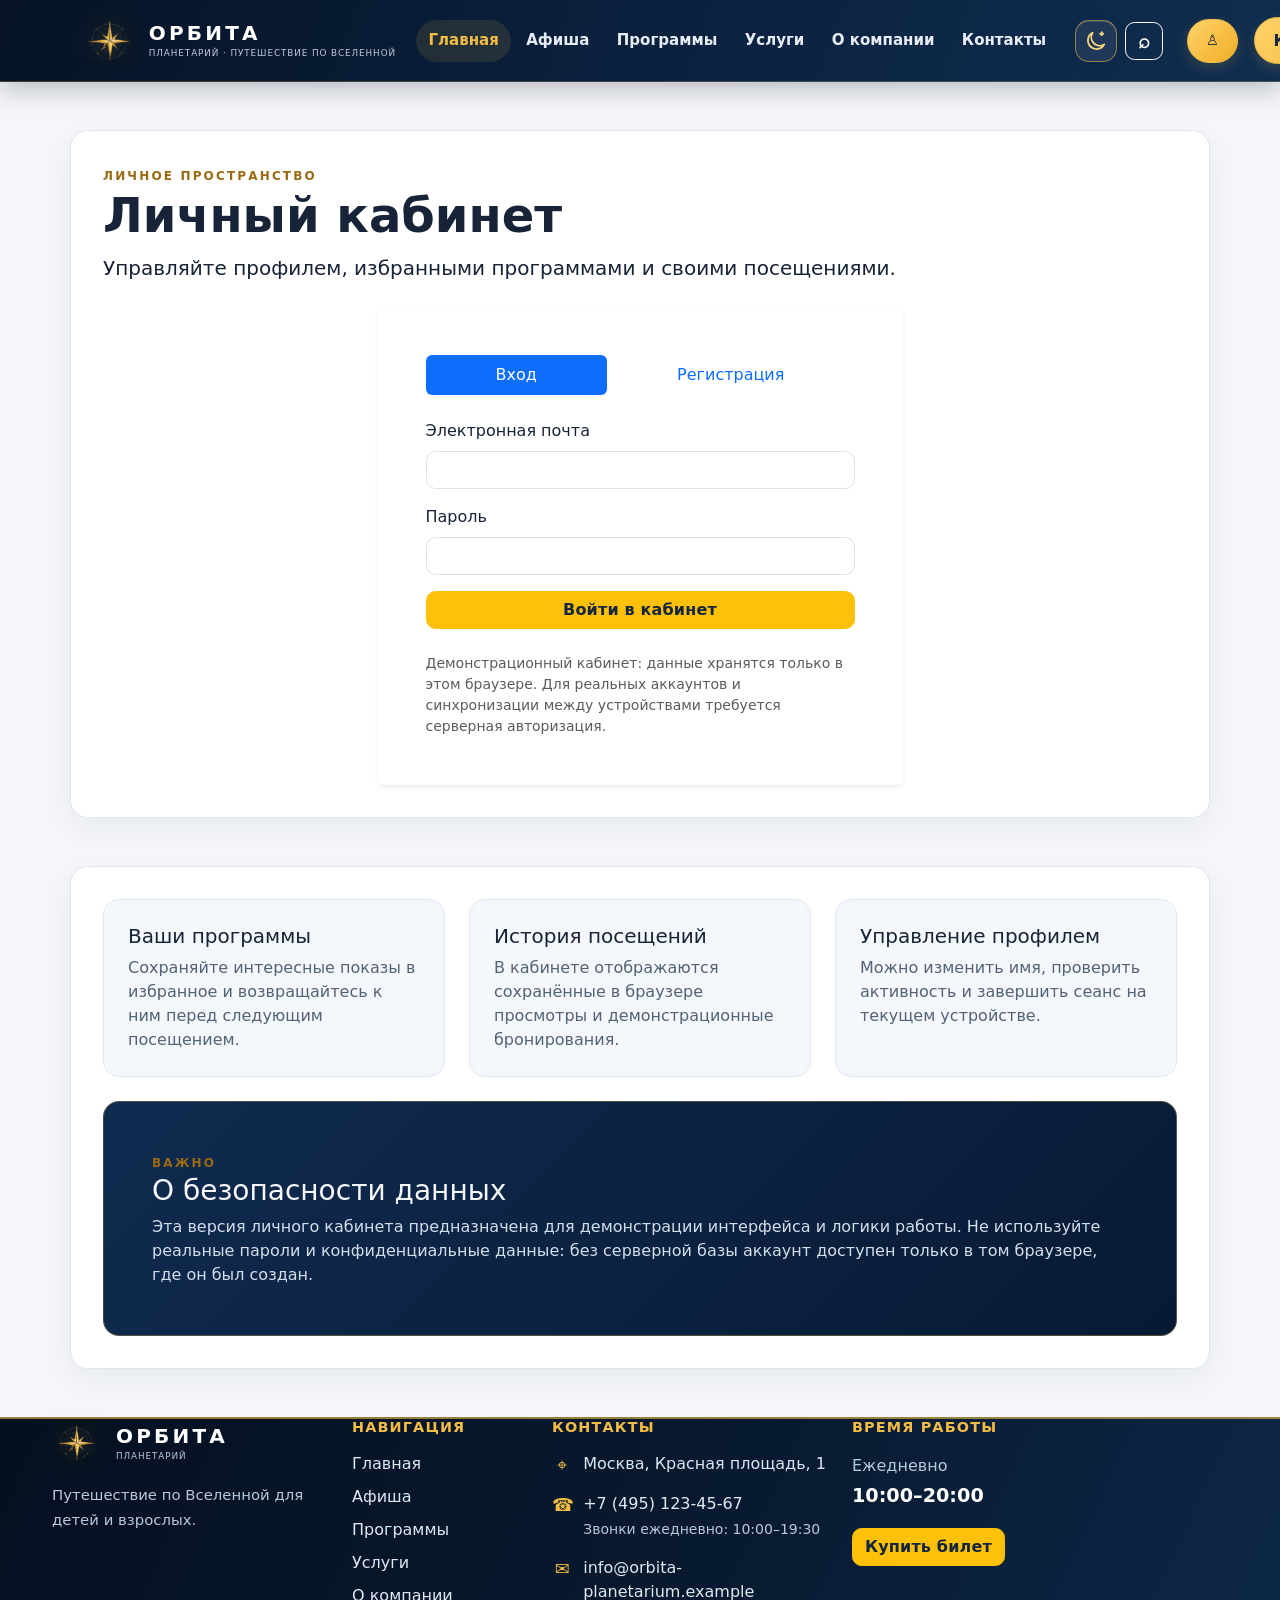
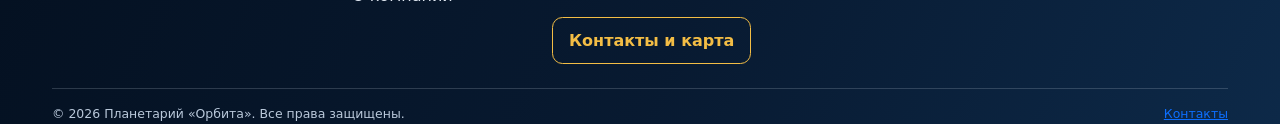
<file: account.html>
<!DOCTYPE html>
<!DOCTYPE html>

<!DOCTYPE html>

<!DOCTYPE html>

<!DOCTYPE html>

<!DOCTYPE html>

<!DOCTYPE html>

<!DOCTYPE html>

<html lang="ru">
<head><script data-orbita-theme-init="true">try{var t=localStorage.getItem('orbita-theme-v1');if(t==='dark'||t==='light')document.documentElement.setAttribute('data-orbita-theme',t);else if(window.matchMedia&&window.matchMedia('(prefers-color-scheme: dark)').matches)document.documentElement.setAttribute('data-orbita-theme','dark');}catch(e){}</script>
<meta charset="utf-8"/>
<meta content="width=device-width, initial-scale=1.0" name="viewport"/>
<title>Личный кабинет — Планетарий «Орбита»</title>
<link href="https://cdn.jsdelivr.net/npm/bootstrap@5.3.8/dist/css/bootstrap.min.css" rel="stylesheet"/>
<link href="css/custom.css" rel="stylesheet"/>
</head>
<body>
<nav class="navbar navbar-expand-lg navbar-dark site-navbar sticky-top"><div class="container"><a class="navbar-brand d-flex align-items-center gap-3" href="index.html"><img alt="Логотип-компас планетария Орбита" class="brand-logo" height="54" src="images/orbita-compass-logo.png" width="54"/><span class="brand-copy"><span class="brand-name">ОРБИТА</span><span class="brand-caption">ПЛАНЕТАРИЙ · ПУТЕШЕСТВИЕ ПО ВСЕЛЕННОЙ</span></span></a><button aria-controls="mainNavbar" aria-expanded="false" aria-label="Открыть меню" class="navbar-toggler" data-bs-target="#mainNavbar" data-bs-toggle="collapse" type="button"><span class="navbar-toggler-icon"></span></button><div class="collapse navbar-collapse" id="mainNavbar"><ul class="navbar-nav ms-auto align-items-lg-center"><li class="nav-item"><a aria-current="page" class="nav-link active" href="index.html">Главная</a></li><li class="nav-item"><a class="nav-link" href="afisha.html">Афиша</a></li><li class="nav-item"><a class="nav-link" href="catalog.html">Программы</a></li><li class="nav-item"><a class="nav-link" href="services.html">Услуги</a></li><li class="nav-item"><a class="nav-link" href="about.html">О компании</a></li><li class="nav-item"><a class="nav-link" href="contacts.html">Контакты</a></li></ul><div class="orbita-global-tools d-flex align-items-center gap-2 ms-lg-3 mt-3 mt-lg-0">
<button aria-label="Переключить тему" class="btn btn-outline-light btn-sm orbita-icon-btn" id="orbita-theme-toggle" title="Сменить тему" type="button">
<span aria-hidden="true" class="theme-orbit">
<svg class="theme-svg theme-moon" focusable="false" viewbox="0 0 24 24">
<path d="M20.2 15.4A8.4 8.4 0 0 1 8.6 3.8 8.6 8.6 0 1 0 20.2 15.4Z"></path>
<path class="theme-star" d="M17.7 3.2v3.1M16.15 4.75h3.1"></path>
</svg>
<svg class="theme-svg theme-sun" focusable="false" viewbox="0 0 24 24">
<circle cx="12" cy="12" r="4.1"></circle>
<path d="M12 1.8v2.1M12 20.1v2.1M4.8 4.8l1.5 1.5m11.4 11.4 1.5 1.5M1.8 12h2.1m16.2 0h2.1M4.8 19.2l1.5-1.5M17.7 6.3l1.5-1.5"></path>
</svg>
</span>
</button>
<button aria-label="Поиск по сайту" class="btn btn-outline-light btn-sm orbita-icon-btn" data-orbita-search-open="" title="Поиск" type="button"><span aria-hidden="true">⌕</span></button>
<a aria-current="page" aria-label="Личный кабинет" class="orbita-account-link btn-sm btn-warning btn active" href="account.html"><span aria-hidden="true">♙</span><span class="d-lg-none ms-1">Личный кабинет</span></a>
</div><a class="btn btn-warning ms-lg-3 mt-2 mt-lg-0" href="order.html">Купить билет</a></div></div></nav>
<main><section class="container my-5 account-page">
<div class="mb-4"><span class="section-eyebrow">ЛИЧНОЕ ПРОСТРАНСТВО</span><h1 class="display-5 fw-bold">Личный кабинет</h1><p class="lead">Управляйте профилем, избранными программами и своими посещениями.</p></div>
<div class="row justify-content-center" id="accountAuth">
<div class="col-lg-7 col-xl-6"><div class="card border-0 shadow-sm account-panel"><div class="card-body p-4 p-lg-5">
<ul class="nav nav-pills nav-fill mb-4" role="tablist">
<li class="nav-item"><button class="nav-link active" data-bs-target="#accountLoginPane" data-bs-toggle="pill" id="accountLoginTab" role="tab" type="button">Вход</button></li>
<li class="nav-item"><button class="nav-link" data-bs-target="#accountRegisterPane" data-bs-toggle="pill" id="accountRegisterTab" role="tab" type="button">Регистрация</button></li>
</ul>
<div class="tab-content">
<div class="tab-pane fade show active" id="accountLoginPane" role="tabpanel">
<form id="accountLoginForm">
<div class="mb-3"><label class="form-label" for="loginEmail">Электронная почта</label><input autocomplete="email" class="form-control" id="loginEmail" required="" type="email"/></div>
<div class="mb-3"><label class="form-label" for="loginPassword">Пароль</label><input autocomplete="current-password" class="form-control" id="loginPassword" minlength="6" required="" type="password"/></div>
<div class="alert alert-danger d-none" id="loginError" role="alert"></div>
<button class="btn btn-warning w-100" type="submit">Войти в кабинет</button>
</form>
</div>
<div class="tab-pane fade" id="accountRegisterPane" role="tabpanel">
<form id="accountRegisterForm">
<div class="mb-3"><label class="form-label" for="registerName">Имя</label><input autocomplete="name" class="form-control" id="registerName" minlength="2" required="" type="text"/></div>
<div class="mb-3"><label class="form-label" for="registerEmail">Электронная почта</label><input autocomplete="email" class="form-control" id="registerEmail" required="" type="email"/></div>
<div class="mb-3"><label class="form-label" for="registerPassword">Пароль (не менее 6 символов)</label><input autocomplete="new-password" class="form-control" id="registerPassword" minlength="6" required="" type="password"/></div>
<div class="alert alert-danger d-none" id="registerError" role="alert"></div>
<button class="btn btn-warning w-100" type="submit">Создать аккаунт</button>
</form>
</div>
</div>
<p class="small text-muted mt-4 mb-0">Демонстрационный кабинет: данные хранятся только в этом браузере. Для реальных аккаунтов и синхронизации между устройствами требуется серверная авторизация.</p>
</div></div></div>
</div>
<div class="d-none" id="accountDashboard">
<div class="row g-4 mb-4">
<div class="col-lg-8"><div class="account-welcome p-4 p-lg-5 rounded-4 h-100"><div class="d-flex flex-wrap align-items-center justify-content-between gap-3"><div><span class="section-eyebrow">РАДЫ ВАС ВИДЕТЬ</span><h2 class="h2 mb-1" id="accountWelcomeName">Добро пожаловать!</h2><p class="mb-0" id="accountWelcomeEmail"></p></div><button class="btn btn-outline-light" id="accountLogout" type="button">Выйти</button></div></div></div>
<div class="col-lg-4"><div class="card border-0 shadow-sm h-100"><div class="card-body p-4"><h2 class="h5">Ваш профиль</h2><label class="form-label" for="profileName">Имя</label><input class="form-control mb-2" id="profileName" type="text"/><button class="btn btn-warning btn-sm" id="saveProfile" type="button">Сохранить профиль</button><div class="small text-success mt-2 d-none" id="profileSaved">Изменения сохранены.</div></div></div></div>
</div>
<div class="row g-3 mb-4">
<div class="col-6 col-lg-3"><div class="account-stat"><strong id="statFavorites">0</strong><span>Избранное</span></div></div>
<div class="col-6 col-lg-3"><div class="account-stat"><strong id="statRecent">0</strong><span>Просмотрено программ</span></div></div>
<div class="col-6 col-lg-3"><div class="account-stat"><strong id="statBookings">0</strong><span>Бронирований</span></div></div>
<div class="col-6 col-lg-3"><div class="account-stat"><strong id="statTickets">0</strong><span>Всего билетов</span></div></div>
</div>
<div class="row g-4">
<div class="col-lg-6"><div class="card border-0 shadow-sm h-100"><div class="card-body p-4"><h2 class="h4">Избранные программы</h2><div class="account-list" id="accountFavorites"></div></div></div></div>
<div class="col-lg-6"><div class="card border-0 shadow-sm h-100"><div class="card-body p-4"><h2 class="h4">Недавно просмотренные</h2><div class="account-list" id="accountRecent"></div></div></div></div>
<div class="col-12"><div class="card border-0 shadow-sm"><div class="card-body p-4"><h2 class="h4">История бронирований</h2><div class="account-list" id="accountBookings"></div></div></div></div>
</div>
</div>
</section><section class="container my-5 account-info-section">
<div class="row g-4">
<div class="col-md-4"><div class="orbit-mini-panel rounded-4 p-4 h-100"><h2 class="h5">Ваши программы</h2><p class="mb-0">Сохраняйте интересные показы в избранное и возвращайтесь к ним перед следующим посещением.</p></div></div>
<div class="col-md-4"><div class="orbit-mini-panel rounded-4 p-4 h-100"><h2 class="h5">История посещений</h2><p class="mb-0">В кабинете отображаются сохранённые в браузере просмотры и демонстрационные бронирования.</p></div></div>
<div class="col-md-4"><div class="orbit-mini-panel rounded-4 p-4 h-100"><h2 class="h5">Управление профилем</h2><p class="mb-0">Можно изменить имя, проверить активность и завершить сеанс на текущем устройстве.</p></div></div>
</div>
<div class="orbit-highlight rounded-4 p-4 p-lg-5 mt-4"><span class="section-eyebrow">ВАЖНО</span><h2 class="h3">О безопасности данных</h2><p class="mb-0">Эта версия личного кабинета предназначена для демонстрации интерфейса и логики работы. Не используйте реальные пароли и конфиденциальные данные: без серверной базы аккаунт доступен только в том браузере, где он был создан.</p></div>
</section></main>
<footer class="site-footer"><div class="container"><div class="row g-4 footer-main">
<div class="col-12 col-lg-3"><a class="footer-brand-link d-flex align-items-center gap-3 text-decoration-none" href="index.html"><img alt="Логотип-компас планетария Орбита" class="brand-logo footer-logo" height="52" src="images/orbita-compass-logo.png" width="52"/><span class="brand-copy"><span class="brand-name">ОРБИТА</span><span class="brand-caption">ПЛАНЕТАРИЙ</span></span></a><p class="footer-description mt-3">Путешествие по Вселенной для детей и взрослых.</p></div>
<div class="col-6 col-lg-2"><h2 class="footer-heading">Навигация</h2><ul class="footer-links"><li><a href="index.html">Главная</a></li><li><a href="afisha.html">Афиша</a></li><li><a href="catalog.html">Программы</a></li><li><a href="services.html">Услуги</a></li><li><a href="about.html">О компании</a></li></ul></div>
<div class="col-6 col-lg-3"><h2 class="footer-heading">Контакты</h2><ul class="footer-contacts"><li><span class="contact-symbol">⌖</span><span>Москва, Красная площадь, 1</span></li><li><span class="contact-symbol">☎</span><span><a href="tel:+74951234567">+7 (495) 123-45-67</a><br/><small>Звонки ежедневно: 10:00–19:30</small></span></li><li><span class="contact-symbol">✉</span><a href="mailto:info@orbita-planetarium.example">info@orbita-planetarium.example</a></li></ul><a class="footer-map-button" href="contacts.html">Контакты и карта</a></div>
<div class="col-12 col-lg-4"><h2 class="footer-heading">Время работы</h2><p class="footer-hours mb-3">Ежедневно<br/><strong>10:00–20:00</strong></p><a class="btn btn-warning" href="order.html">Купить билет</a></div></div>
<div class="footer-bottom mt-4 pt-3 d-flex flex-wrap justify-content-between gap-2"><span>© 2026 Планетарий «Орбита». Все права защищены.</span><a href="contacts.html">Контакты</a></div></div></footer>
<div aria-hidden="true" aria-labelledby="ticketModalLabel" class="modal fade" id="ticketModal" tabindex="-1">
<div class="modal-dialog">
<div class="modal-content">
<form id="ticketForm">
<div class="modal-header">
<h2 class="modal-title h5" id="ticketModalLabel">Покупка билета</h2>
<button aria-label="Закрыть" class="btn-close" data-bs-dismiss="modal" type="button"></button>
</div>
<div class="modal-body">
<div class="mb-3">
<label class="form-label" for="ticket-program">Программа</label>
<select class="form-select" id="ticket-program" required="">
<option data-price="400" value="1">Путешествие по Солнечной системе — 400 руб.</option>
<option data-price="600" value="2">Чёрные дыры — 600 руб.</option>
<option data-price="900" value="3">Ночные наблюдения в телескоп — 900 руб.</option>
<option data-price="500" value="4">Галактики и Большой взрыв — 500 руб.</option>
<option data-price="350" value="5">Луна: наш ближайший сосед — 350 руб.</option>
<option data-price="400" value="6">Наша звезда — Солнце — 400 руб.</option>
<option data-price="450" value="7">Сатурн и его кольца — 450 руб.</option>
<option data-price="550" value="8">Туманности: рождение звёзд — 550 руб.</option>
<option data-price="380" value="9">Кометы и астероиды — 380 руб.</option>
</select>
</div>
<div class="row g-3 mb-3">
<div class="col-7">
<label class="form-label" for="ticket-date">Дата</label>
<input class="form-control" id="ticket-date" required="" type="date"/>
</div>
<div class="col-5">
<label class="form-label" for="ticket-time">Время</label>
<input class="form-control" id="ticket-time" required="" type="time"/>
</div>
</div>
<div class="row g-3 mb-3">
<div class="col-6">
<label class="form-label" for="ticket-name">Имя</label>
<input class="form-control" id="ticket-name" required="" type="text"/>
</div>
<div class="col-6">
<label class="form-label" for="ticket-phone">Телефон</label>
<input class="form-control" id="ticket-phone" required="" type="tel"/>
</div>
</div>
<div class="mb-3">
<label class="form-label" for="ticket-count">Количество билетов</label>
<input class="form-control" id="ticket-count" max="10" min="1" required="" type="number" value="1"/>
</div>
<div aria-live="polite" class="alert alert-light border mt-3 mb-3" id="seat-availability"><strong>Свободные места:</strong> выберите дату и время.</div>
<p class="fs-5 mb-0">Итого: <strong id="ticket-total">0 руб.</strong></p>
<div class="alert alert-success mt-3 mb-0 d-none" id="ticket-success" role="alert">
              Билеты забронированы. Мы позвоним для подтверждения.
            </div>
</div>
<div class="modal-footer">
<button class="btn btn-secondary" data-bs-dismiss="modal" type="button">Закрыть</button>
<button class="btn btn-warning" type="submit">Купить</button>
</div>
</form>
</div>
</div>
</div>
<script src="https://cdn.jsdelivr.net/npm/bootstrap@5.3.8/dist/js/bootstrap.bundle.min.js"></script><script src="js/data.js"></script><script src="js/reviews.js"></script><script src="js/news.js"></script><script src="js/dates.js"></script><script src="js/tickets.js"></script><script src="js/ticket-capacity.js"></script><div aria-hidden="true" aria-labelledby="orbitaSearchTitle" class="modal fade" id="orbitaSearchModal" tabindex="-1">
<div class="modal-dialog modal-dialog-centered modal-lg">
<div class="modal-content orbita-search-modal">
<div class="modal-header">
<div><div class="section-eyebrow">НАВИГАЦИЯ ПО САЙТУ</div><h2 class="modal-title fs-4" id="orbitaSearchTitle">Что ищем во Вселенной?</h2></div>
<button aria-label="Закрыть" class="btn-close" data-bs-dismiss="modal" type="button"></button>
</div>
<div class="modal-body">
<label class="visually-hidden" for="orbitaSearchInput">Поиск по сайту</label>
<input autocomplete="off" class="form-control form-control-lg" id="orbitaSearchInput" placeholder="Например: чёрные дыры, экскурсии, афиша..." type="search"/>
<div aria-live="polite" class="orbita-search-results mt-3" id="orbitaSearchResults"><p class="text-muted mb-0">Введите запрос, чтобы найти программы, услуги и разделы сайта.</p></div>
</div>
</div>
</div>
</div><script src="js/theme.js"></script><script src="js/site-search-index.js"></script><script src="js/site-search.js"></script><script src="js/account.js"></script></body>
</html>
</file>
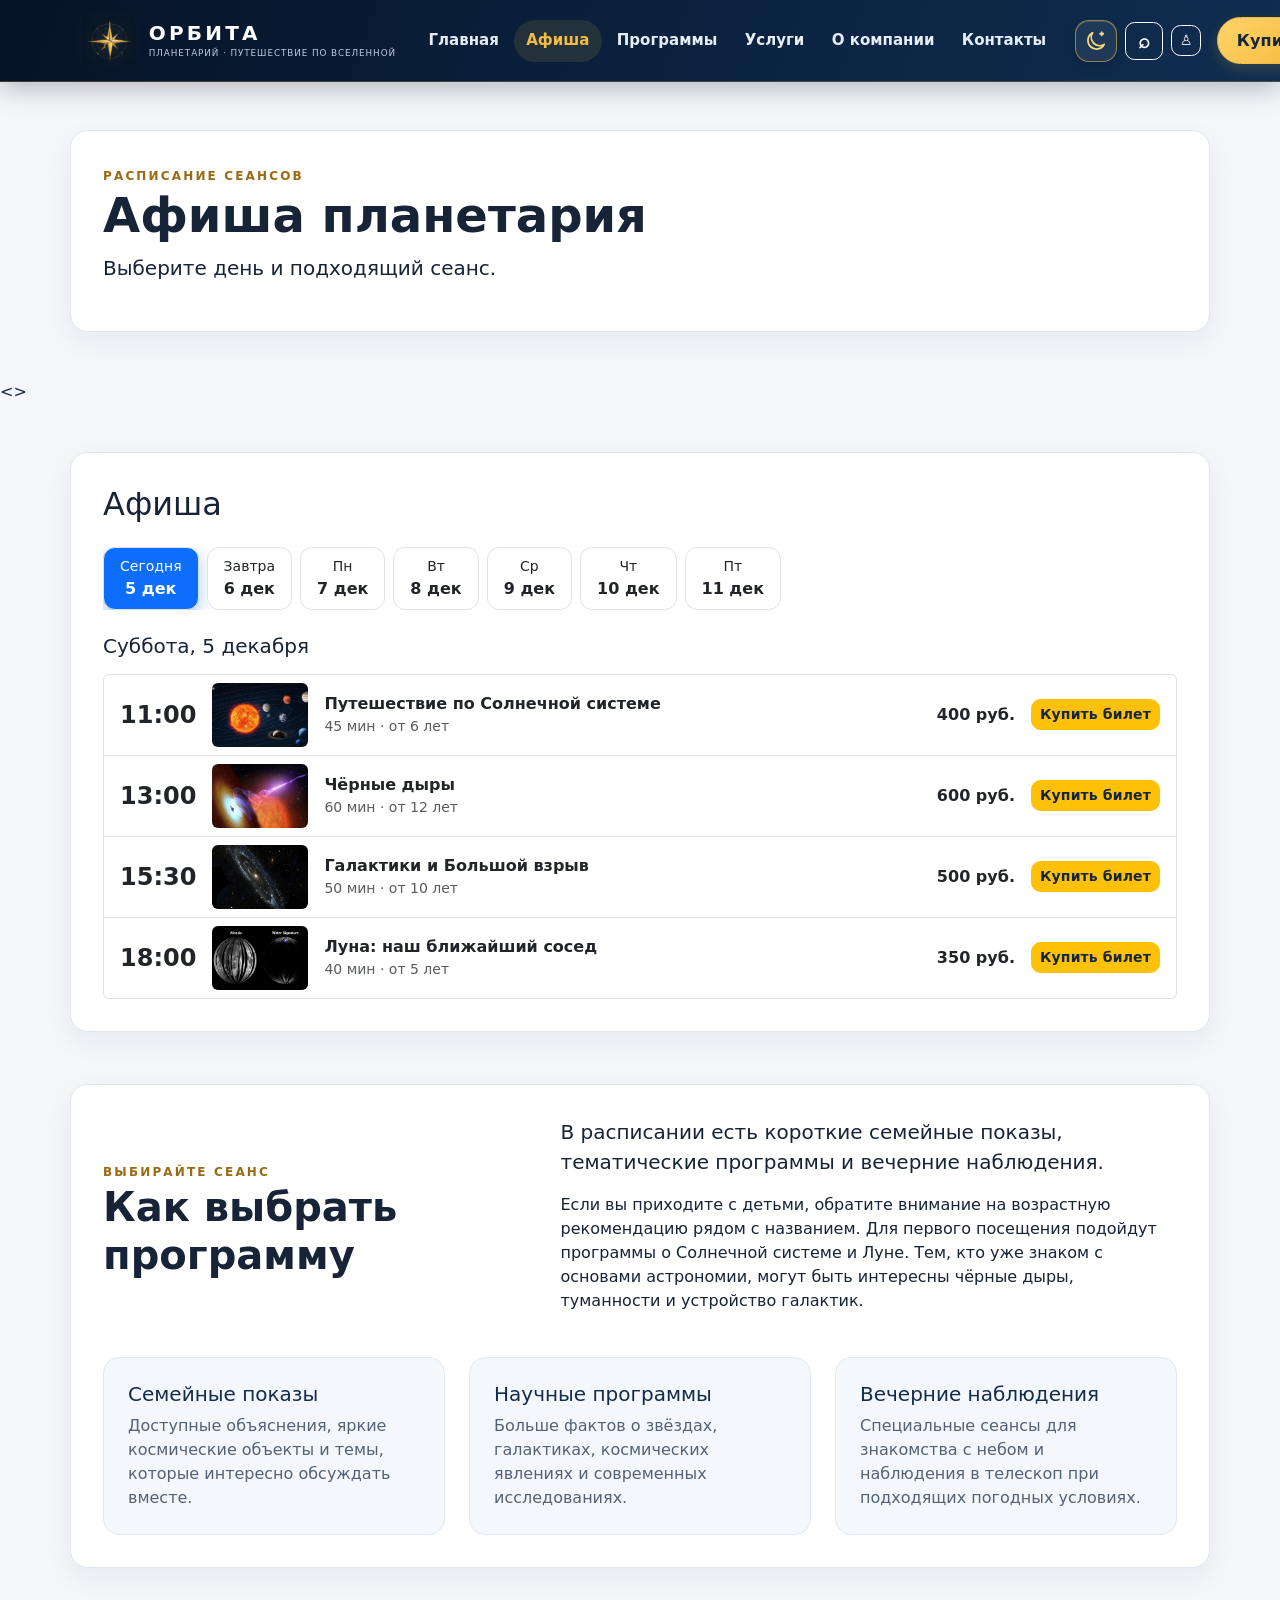
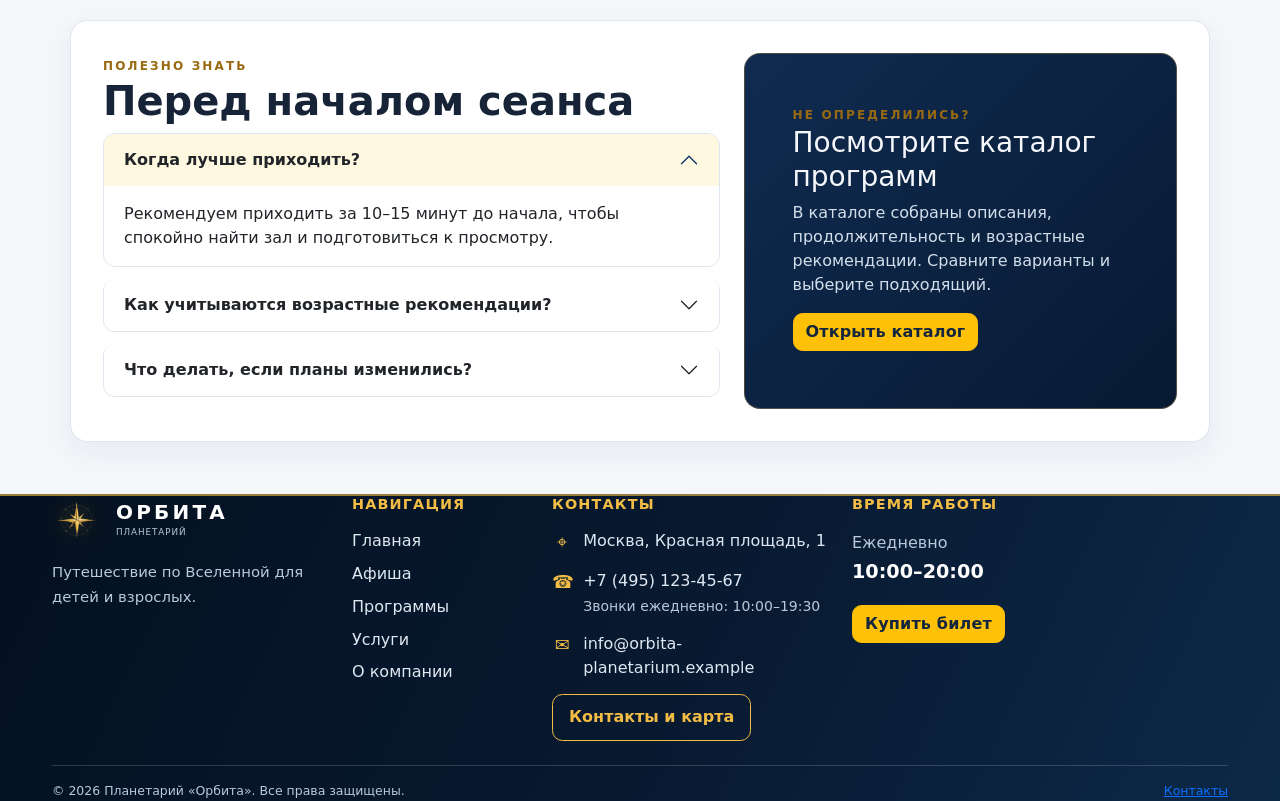
<file: afisha.html>
<!DOCTYPE html>
<!DOCTYPE html>

<!DOCTYPE html>

<!DOCTYPE html>

<!DOCTYPE html>

<!DOCTYPE html>

<!DOCTYPE html>

<!DOCTYPE html>

<!DOCTYPE html>

<html lang="ru">
<head><script data-orbita-theme-init="true">try{var t=localStorage.getItem('orbita-theme-v1');if(t==='dark'||t==='light')document.documentElement.setAttribute('data-orbita-theme',t);else if(window.matchMedia&&window.matchMedia('(prefers-color-scheme: dark)').matches)document.documentElement.setAttribute('data-orbita-theme','dark');}catch(e){}</script>
<meta charset="utf-8"/>
<meta content="width=device-width, initial-scale=1.0" name="viewport"/>
<title>Афиша — Планетарий «Орбита»</title>
<link href="https://cdn.jsdelivr.net/npm/bootstrap@5.3.8/dist/css/bootstrap.min.css" rel="stylesheet"/>
<link href="css/custom.css" rel="stylesheet"/>
</head>
<body>
<nav class="navbar navbar-expand-lg navbar-dark site-navbar sticky-top"><div class="container"><a class="navbar-brand d-flex align-items-center gap-3" href="index.html"><img alt="Логотип-компас планетария Орбита" class="brand-logo" height="54" src="images/orbita-compass-logo.png" width="54"/><span class="brand-copy"><span class="brand-name">ОРБИТА</span><span class="brand-caption">ПЛАНЕТАРИЙ · ПУТЕШЕСТВИЕ ПО ВСЕЛЕННОЙ</span></span></a><button aria-controls="mainNavbar" aria-expanded="false" aria-label="Открыть меню" class="navbar-toggler" data-bs-target="#mainNavbar" data-bs-toggle="collapse" type="button"><span class="navbar-toggler-icon"></span></button><div class="collapse navbar-collapse" id="mainNavbar"><ul class="navbar-nav ms-auto align-items-lg-center"><li class="nav-item"><a class="nav-link" href="index.html">Главная</a></li><li class="nav-item"><a aria-current="page" class="nav-link active" href="afisha.html">Афиша</a></li><li class="nav-item"><a class="nav-link" href="catalog.html">Программы</a></li><li class="nav-item"><a class="nav-link" href="services.html">Услуги</a></li><li class="nav-item"><a class="nav-link" href="about.html">О компании</a></li><li class="nav-item"><a class="nav-link" href="contacts.html">Контакты</a></li></ul><div class="orbita-global-tools d-flex align-items-center gap-2 ms-lg-3 mt-3 mt-lg-0">
<button aria-label="Переключить тему" class="btn btn-outline-light btn-sm orbita-icon-btn" id="orbita-theme-toggle" title="Сменить тему" type="button">
<span aria-hidden="true" class="theme-orbit">
<svg class="theme-svg theme-moon" focusable="false" viewbox="0 0 24 24">
<path d="M20.2 15.4A8.4 8.4 0 0 1 8.6 3.8 8.6 8.6 0 1 0 20.2 15.4Z"></path>
<path class="theme-star" d="M17.7 3.2v3.1M16.15 4.75h3.1"></path>
</svg>
<svg class="theme-svg theme-sun" focusable="false" viewbox="0 0 24 24">
<circle cx="12" cy="12" r="4.1"></circle>
<path d="M12 1.8v2.1M12 20.1v2.1M4.8 4.8l1.5 1.5m11.4 11.4 1.5 1.5M1.8 12h2.1m16.2 0h2.1M4.8 19.2l1.5-1.5M17.7 6.3l1.5-1.5"></path>
</svg>
</span>
</button>
<button aria-label="Поиск по сайту" class="btn btn-outline-light btn-sm orbita-icon-btn" data-orbita-search-open="" title="Поиск" type="button"><span aria-hidden="true">⌕</span></button>
<a aria-label="Личный кабинет" class="btn btn-outline-light btn-sm orbita-account-link" href="account.html"><span aria-hidden="true">♙</span><span class="d-lg-none ms-1">Личный кабинет</span></a>
</div><a class="btn btn-warning ms-lg-3 mt-2 mt-lg-0" href="order.html">Купить билет</a></div></div></nav>
<main><section class="container my-5"><span class="section-eyebrow">РАСПИСАНИЕ СЕАНСОВ</span><h1 class="display-5 fw-bold">Афиша планетария</h1><p class="lead">Выберите день и подходящий сеанс.</p></section>&lt;&gt;<section class="container my-5" id="afisha">
<h2 class="mb-4">Афиша</h2>
<ul class="nav nav-pills schedule-days flex-nowrap overflow-auto mb-4" role="tablist">
<li class="nav-item" role="presentation">
<button class="nav-link text-center active" data-bs-target="#day-0" data-bs-toggle="pill" role="tab" type="button">
<span class="d-block small">Сегодня</span>
<span class="d-block fw-bold">2 ноя</span>
</button>
</li>
<li class="nav-item" role="presentation">
<button class="nav-link text-center" data-bs-target="#day-1" data-bs-toggle="pill" role="tab" type="button">
<span class="d-block small">Вт</span>
<span class="d-block fw-bold">3 ноя</span>
</button>
</li>
<li class="nav-item" role="presentation">
<button class="nav-link text-center" data-bs-target="#day-2" data-bs-toggle="pill" role="tab" type="button">
<span class="d-block small">Ср</span>
<span class="d-block fw-bold">4 ноя</span>
</button>
</li>
<li class="nav-item" role="presentation">
<button class="nav-link text-center" data-bs-target="#day-3" data-bs-toggle="pill" role="tab" type="button">
<span class="d-block small">Чт</span>
<span class="d-block fw-bold">5 ноя</span>
</button>
</li>
<li class="nav-item" role="presentation">
<button class="nav-link text-center" data-bs-target="#day-4" data-bs-toggle="pill" role="tab" type="button">
<span class="d-block small">Пт</span>
<span class="d-block fw-bold">6 ноя</span>
</button>
</li>
<li class="nav-item" role="presentation">
<button class="nav-link text-center" data-bs-target="#day-5" data-bs-toggle="pill" role="tab" type="button">
<span class="d-block small">Сб</span>
<span class="d-block fw-bold">7 ноя</span>
</button>
</li>
<li class="nav-item" role="presentation">
<button class="nav-link text-center" data-bs-target="#day-6" data-bs-toggle="pill" role="tab" type="button">
<span class="d-block small">Вс</span>
<span class="d-block fw-bold">8 ноя</span>
</button>
</li>
</ul>
<div class="tab-content">
<div class="tab-pane fade show active" id="day-0" role="tabpanel">
<h3 class="h5 mb-3">Понедельник, 2 ноября</h3>
<div class="list-group">
<div class="list-group-item d-flex align-items-center gap-3 flex-wrap">
<div class="fw-bold fs-4 time">11:00</div>
<img alt="Путешествие по Солнечной системе" class="thumb rounded" src="images/service-01.jpg"/>
<div class="flex-grow-1">
<div class="fw-semibold">Путешествие по Солнечной системе</div>
<div class="small text-muted">45 мин · от 6 лет</div>
</div>
<div class="fw-bold">400 руб.</div>
<button class="btn btn-sm btn-warning" data-bs-target="#ticketModal" data-bs-toggle="modal" data-date="2026-11-02" data-program="1" data-time="11:00" type="button">Купить билет</button>
</div>
<div class="list-group-item d-flex align-items-center gap-3 flex-wrap">
<div class="fw-bold fs-4 time">13:00</div>
<img alt="Чёрные дыры" class="thumb rounded" src="images/black-hole.jpg"/>
<div class="flex-grow-1">
<div class="fw-semibold">Чёрные дыры</div>
<div class="small text-muted">60 мин · от 12 лет</div>
</div>
<div class="fw-bold">600 руб.</div>
<button class="btn btn-sm btn-warning" data-bs-target="#ticketModal" data-bs-toggle="modal" data-date="2026-11-02" data-program="2" data-time="13:00" type="button">Купить билет</button>
</div>
<div class="list-group-item d-flex align-items-center gap-3 flex-wrap">
<div class="fw-bold fs-4 time">15:30</div>
<img alt="Галактики и Большой взрыв" class="thumb rounded" src="images/galaxy.jpg"/>
<div class="flex-grow-1">
<div class="fw-semibold">Галактики и Большой взрыв</div>
<div class="small text-muted">50 мин · от 10 лет</div>
</div>
<div class="fw-bold">500 руб.</div>
<button class="btn btn-sm btn-warning" data-bs-target="#ticketModal" data-bs-toggle="modal" data-date="2026-11-02" data-program="4" data-time="15:30" type="button">Купить билет</button>
</div>
<div class="list-group-item d-flex align-items-center gap-3 flex-wrap">
<div class="fw-bold fs-4 time">18:00</div>
<img alt="Луна: наш ближайший сосед" class="thumb rounded" src="images/moon.jpg"/>
<div class="flex-grow-1">
<div class="fw-semibold">Луна: наш ближайший сосед</div>
<div class="small text-muted">40 мин · от 5 лет</div>
</div>
<div class="fw-bold">350 руб.</div>
<button class="btn btn-sm btn-warning" data-bs-target="#ticketModal" data-bs-toggle="modal" data-date="2026-11-02" data-program="5" data-time="18:00" type="button">Купить билет</button>
</div>
</div>
</div>
<div class="tab-pane fade" id="day-1" role="tabpanel">
<h3 class="h5 mb-3">Вторник, 3 ноября</h3>
<div class="list-group">
<div class="list-group-item d-flex align-items-center gap-3 flex-wrap">
<div class="fw-bold fs-4 time">11:00</div>
<img alt="Галактики и Большой взрыв" class="thumb rounded" src="images/galaxy.jpg"/>
<div class="flex-grow-1">
<div class="fw-semibold">Галактики и Большой взрыв</div>
<div class="small text-muted">50 мин · от 10 лет</div>
</div>
<div class="fw-bold">500 руб.</div>
<button class="btn btn-sm btn-warning" data-bs-target="#ticketModal" data-bs-toggle="modal" data-date="2026-11-03" data-program="4" data-time="11:00" type="button">Купить билет</button>
</div>
<div class="list-group-item d-flex align-items-center gap-3 flex-wrap">
<div class="fw-bold fs-4 time">13:00</div>
<img alt="Луна: наш ближайший сосед" class="thumb rounded" src="images/moon.jpg"/>
<div class="flex-grow-1">
<div class="fw-semibold">Луна: наш ближайший сосед</div>
<div class="small text-muted">40 мин · от 5 лет</div>
</div>
<div class="fw-bold">350 руб.</div>
<button class="btn btn-sm btn-warning" data-bs-target="#ticketModal" data-bs-toggle="modal" data-date="2026-11-03" data-program="5" data-time="13:00" type="button">Купить билет</button>
</div>
<div class="list-group-item d-flex align-items-center gap-3 flex-wrap">
<div class="fw-bold fs-4 time">15:30</div>
<img alt="Наша звезда — Солнце" class="thumb rounded" src="images/sun.jpg"/>
<div class="flex-grow-1">
<div class="fw-semibold">Наша звезда — Солнце</div>
<div class="small text-muted">45 мин · от 8 лет</div>
</div>
<div class="fw-bold">400 руб.</div>
<button class="btn btn-sm btn-warning" data-bs-target="#ticketModal" data-bs-toggle="modal" data-date="2026-11-03" data-program="6" data-time="15:30" type="button">Купить билет</button>
</div>
<div class="list-group-item d-flex align-items-center gap-3 flex-wrap">
<div class="fw-bold fs-4 time">18:00</div>
<img alt="Сатурн и его кольца" class="thumb rounded" src="images/saturn.jpg"/>
<div class="flex-grow-1">
<div class="fw-semibold">Сатурн и его кольца</div>
<div class="small text-muted">45 мин · от 7 лет</div>
</div>
<div class="fw-bold">450 руб.</div>
<button class="btn btn-sm btn-warning" data-bs-target="#ticketModal" data-bs-toggle="modal" data-date="2026-11-03" data-program="7" data-time="18:00" type="button">Купить билет</button>
</div>
</div>
</div>
<div class="tab-pane fade" id="day-2" role="tabpanel">
<h3 class="h5 mb-3">Среда, 4 ноября</h3>
<div class="list-group">
<div class="list-group-item d-flex align-items-center gap-3 flex-wrap">
<div class="fw-bold fs-4 time">11:00</div>
<img alt="Наша звезда — Солнце" class="thumb rounded" src="images/sun.jpg"/>
<div class="flex-grow-1">
<div class="fw-semibold">Наша звезда — Солнце</div>
<div class="small text-muted">45 мин · от 8 лет</div>
</div>
<div class="fw-bold">400 руб.</div>
<button class="btn btn-sm btn-warning" data-bs-target="#ticketModal" data-bs-toggle="modal" data-date="2026-11-04" data-program="6" data-time="11:00" type="button">Купить билет</button>
</div>
<div class="list-group-item d-flex align-items-center gap-3 flex-wrap">
<div class="fw-bold fs-4 time">13:00</div>
<img alt="Сатурн и его кольца" class="thumb rounded" src="images/saturn.jpg"/>
<div class="flex-grow-1">
<div class="fw-semibold">Сатурн и его кольца</div>
<div class="small text-muted">45 мин · от 7 лет</div>
</div>
<div class="fw-bold">450 руб.</div>
<button class="btn btn-sm btn-warning" data-bs-target="#ticketModal" data-bs-toggle="modal" data-date="2026-11-04" data-program="7" data-time="13:00" type="button">Купить билет</button>
</div>
<div class="list-group-item d-flex align-items-center gap-3 flex-wrap">
<div class="fw-bold fs-4 time">15:30</div>
<img alt="Туманности: рождение звёзд" class="thumb rounded" src="images/nebula.jpg"/>
<div class="flex-grow-1">
<div class="fw-semibold">Туманности: рождение звёзд</div>
<div class="small text-muted">55 мин · от 12 лет</div>
</div>
<div class="fw-bold">550 руб.</div>
<button class="btn btn-sm btn-warning" data-bs-target="#ticketModal" data-bs-toggle="modal" data-date="2026-11-04" data-program="8" data-time="15:30" type="button">Купить билет</button>
</div>
<div class="list-group-item d-flex align-items-center gap-3 flex-wrap">
<div class="fw-bold fs-4 time">18:00</div>
<img alt="Кометы и астероиды" class="thumb rounded" src="images/comet.jpg"/>
<div class="flex-grow-1">
<div class="fw-semibold">Кометы и астероиды</div>
<div class="small text-muted">40 мин · от 6 лет</div>
</div>
<div class="fw-bold">380 руб.</div>
<button class="btn btn-sm btn-warning" data-bs-target="#ticketModal" data-bs-toggle="modal" data-date="2026-11-04" data-program="9" data-time="18:00" type="button">Купить билет</button>
</div>
</div>
</div>
<div class="tab-pane fade" id="day-3" role="tabpanel">
<h3 class="h5 mb-3">Четверг, 5 ноября</h3>
<div class="list-group">
<div class="list-group-item d-flex align-items-center gap-3 flex-wrap">
<div class="fw-bold fs-4 time">11:00</div>
<img alt="Туманности: рождение звёзд" class="thumb rounded" src="images/nebula.jpg"/>
<div class="flex-grow-1">
<div class="fw-semibold">Туманности: рождение звёзд</div>
<div class="small text-muted">55 мин · от 12 лет</div>
</div>
<div class="fw-bold">550 руб.</div>
<button class="btn btn-sm btn-warning" data-bs-target="#ticketModal" data-bs-toggle="modal" data-date="2026-11-05" data-program="8" data-time="11:00" type="button">Купить билет</button>
</div>
<div class="list-group-item d-flex align-items-center gap-3 flex-wrap">
<div class="fw-bold fs-4 time">13:00</div>
<img alt="Кометы и астероиды" class="thumb rounded" src="images/comet.jpg"/>
<div class="flex-grow-1">
<div class="fw-semibold">Кометы и астероиды</div>
<div class="small text-muted">40 мин · от 6 лет</div>
</div>
<div class="fw-bold">380 руб.</div>
<button class="btn btn-sm btn-warning" data-bs-target="#ticketModal" data-bs-toggle="modal" data-date="2026-11-05" data-program="9" data-time="13:00" type="button">Купить билет</button>
</div>
<div class="list-group-item d-flex align-items-center gap-3 flex-wrap">
<div class="fw-bold fs-4 time">15:30</div>
<img alt="Путешествие по Солнечной системе" class="thumb rounded" src="images/service-01.jpg"/>
<div class="flex-grow-1">
<div class="fw-semibold">Путешествие по Солнечной системе</div>
<div class="small text-muted">45 мин · от 6 лет</div>
</div>
<div class="fw-bold">400 руб.</div>
<button class="btn btn-sm btn-warning" data-bs-target="#ticketModal" data-bs-toggle="modal" data-date="2026-11-05" data-program="1" data-time="15:30" type="button">Купить билет</button>
</div>
<div class="list-group-item d-flex align-items-center gap-3 flex-wrap">
<div class="fw-bold fs-4 time">18:00</div>
<img alt="Чёрные дыры" class="thumb rounded" src="images/black-hole.jpg"/>
<div class="flex-grow-1">
<div class="fw-semibold">Чёрные дыры</div>
<div class="small text-muted">60 мин · от 12 лет</div>
</div>
<div class="fw-bold">600 руб.</div>
<button class="btn btn-sm btn-warning" data-bs-target="#ticketModal" data-bs-toggle="modal" data-date="2026-11-05" data-program="2" data-time="18:00" type="button">Купить билет</button>
</div>
</div>
</div>
<div class="tab-pane fade" id="day-4" role="tabpanel">
<h3 class="h5 mb-3">Пятница, 6 ноября</h3>
<div class="list-group">
<div class="list-group-item d-flex align-items-center gap-3 flex-wrap">
<div class="fw-bold fs-4 time">11:00</div>
<img alt="Путешествие по Солнечной системе" class="thumb rounded" src="images/service-01.jpg"/>
<div class="flex-grow-1">
<div class="fw-semibold">Путешествие по Солнечной системе</div>
<div class="small text-muted">45 мин · от 6 лет</div>
</div>
<div class="fw-bold">400 руб.</div>
<button class="btn btn-sm btn-warning" data-bs-target="#ticketModal" data-bs-toggle="modal" data-date="2026-11-06" data-program="1" data-time="11:00" type="button">Купить билет</button>
</div>
<div class="list-group-item d-flex align-items-center gap-3 flex-wrap">
<div class="fw-bold fs-4 time">13:00</div>
<img alt="Чёрные дыры" class="thumb rounded" src="images/black-hole.jpg"/>
<div class="flex-grow-1">
<div class="fw-semibold">Чёрные дыры</div>
<div class="small text-muted">60 мин · от 12 лет</div>
</div>
<div class="fw-bold">600 руб.</div>
<button class="btn btn-sm btn-warning" data-bs-target="#ticketModal" data-bs-toggle="modal" data-date="2026-11-06" data-program="2" data-time="13:00" type="button">Купить билет</button>
</div>
<div class="list-group-item d-flex align-items-center gap-3 flex-wrap">
<div class="fw-bold fs-4 time">15:30</div>
<img alt="Галактики и Большой взрыв" class="thumb rounded" src="images/galaxy.jpg"/>
<div class="flex-grow-1">
<div class="fw-semibold">Галактики и Большой взрыв</div>
<div class="small text-muted">50 мин · от 10 лет</div>
</div>
<div class="fw-bold">500 руб.</div>
<button class="btn btn-sm btn-warning" data-bs-target="#ticketModal" data-bs-toggle="modal" data-date="2026-11-06" data-program="4" data-time="15:30" type="button">Купить билет</button>
</div>
<div class="list-group-item d-flex align-items-center gap-3 flex-wrap">
<div class="fw-bold fs-4 time">18:00</div>
<img alt="Луна: наш ближайший сосед" class="thumb rounded" src="images/moon.jpg"/>
<div class="flex-grow-1">
<div class="fw-semibold">Луна: наш ближайший сосед</div>
<div class="small text-muted">40 мин · от 5 лет</div>
</div>
<div class="fw-bold">350 руб.</div>
<button class="btn btn-sm btn-warning" data-bs-target="#ticketModal" data-bs-toggle="modal" data-date="2026-11-06" data-program="5" data-time="18:00" type="button">Купить билет</button>
</div>
<div class="list-group-item d-flex align-items-center gap-3 flex-wrap">
<div class="fw-bold fs-4 time">20:30</div>
<img alt="Ночные наблюдения в телескоп" class="thumb rounded" src="images/telescope.jpg"/>
<div class="flex-grow-1">
<div class="fw-semibold">Ночные наблюдения в телескоп</div>
<div class="small text-muted">90 мин · от 10 лет</div>
</div>
<div class="fw-bold">900 руб.</div>
<button class="btn btn-sm btn-warning" data-bs-target="#ticketModal" data-bs-toggle="modal" data-date="2026-11-06" data-program="3" data-time="20:30" type="button">Купить билет</button>
</div>
</div>
</div>
<div class="tab-pane fade" id="day-5" role="tabpanel">
<h3 class="h5 mb-3">Суббота, 7 ноября</h3>
<div class="list-group">
<div class="list-group-item d-flex align-items-center gap-3 flex-wrap">
<div class="fw-bold fs-4 time">11:00</div>
<img alt="Галактики и Большой взрыв" class="thumb rounded" src="images/galaxy.jpg"/>
<div class="flex-grow-1">
<div class="fw-semibold">Галактики и Большой взрыв</div>
<div class="small text-muted">50 мин · от 10 лет</div>
</div>
<div class="fw-bold">500 руб.</div>
<button class="btn btn-sm btn-warning" data-bs-target="#ticketModal" data-bs-toggle="modal" data-date="2026-11-07" data-program="4" data-time="11:00" type="button">Купить билет</button>
</div>
<div class="list-group-item d-flex align-items-center gap-3 flex-wrap">
<div class="fw-bold fs-4 time">13:00</div>
<img alt="Луна: наш ближайший сосед" class="thumb rounded" src="images/moon.jpg"/>
<div class="flex-grow-1">
<div class="fw-semibold">Луна: наш ближайший сосед</div>
<div class="small text-muted">40 мин · от 5 лет</div>
</div>
<div class="fw-bold">350 руб.</div>
<button class="btn btn-sm btn-warning" data-bs-target="#ticketModal" data-bs-toggle="modal" data-date="2026-11-07" data-program="5" data-time="13:00" type="button">Купить билет</button>
</div>
<div class="list-group-item d-flex align-items-center gap-3 flex-wrap">
<div class="fw-bold fs-4 time">15:30</div>
<img alt="Наша звезда — Солнце" class="thumb rounded" src="images/sun.jpg"/>
<div class="flex-grow-1">
<div class="fw-semibold">Наша звезда — Солнце</div>
<div class="small text-muted">45 мин · от 8 лет</div>
</div>
<div class="fw-bold">400 руб.</div>
<button class="btn btn-sm btn-warning" data-bs-target="#ticketModal" data-bs-toggle="modal" data-date="2026-11-07" data-program="6" data-time="15:30" type="button">Купить билет</button>
</div>
<div class="list-group-item d-flex align-items-center gap-3 flex-wrap">
<div class="fw-bold fs-4 time">18:00</div>
<img alt="Сатурн и его кольца" class="thumb rounded" src="images/saturn.jpg"/>
<div class="flex-grow-1">
<div class="fw-semibold">Сатурн и его кольца</div>
<div class="small text-muted">45 мин · от 7 лет</div>
</div>
<div class="fw-bold">450 руб.</div>
<button class="btn btn-sm btn-warning" data-bs-target="#ticketModal" data-bs-toggle="modal" data-date="2026-11-07" data-program="7" data-time="18:00" type="button">Купить билет</button>
</div>
<div class="list-group-item d-flex align-items-center gap-3 flex-wrap">
<div class="fw-bold fs-4 time">20:30</div>
<img alt="Ночные наблюдения в телескоп" class="thumb rounded" src="images/telescope.jpg"/>
<div class="flex-grow-1">
<div class="fw-semibold">Ночные наблюдения в телескоп</div>
<div class="small text-muted">90 мин · от 10 лет</div>
</div>
<div class="fw-bold">900 руб.</div>
<button class="btn btn-sm btn-warning" data-bs-target="#ticketModal" data-bs-toggle="modal" data-date="2026-11-07" data-program="3" data-time="20:30" type="button">Купить билет</button>
</div>
</div>
</div>
<div class="tab-pane fade" id="day-6" role="tabpanel">
<h3 class="h5 mb-3">Воскресенье, 8 ноября</h3>
<div class="list-group">
<div class="list-group-item d-flex align-items-center gap-3 flex-wrap">
<div class="fw-bold fs-4 time">11:00</div>
<img alt="Наша звезда — Солнце" class="thumb rounded" src="images/sun.jpg"/>
<div class="flex-grow-1">
<div class="fw-semibold">Наша звезда — Солнце</div>
<div class="small text-muted">45 мин · от 8 лет</div>
</div>
<div class="fw-bold">400 руб.</div>
<button class="btn btn-sm btn-warning" data-bs-target="#ticketModal" data-bs-toggle="modal" data-date="2026-11-08" data-program="6" data-time="11:00" type="button">Купить билет</button>
</div>
<div class="list-group-item d-flex align-items-center gap-3 flex-wrap">
<div class="fw-bold fs-4 time">13:00</div>
<img alt="Сатурн и его кольца" class="thumb rounded" src="images/saturn.jpg"/>
<div class="flex-grow-1">
<div class="fw-semibold">Сатурн и его кольца</div>
<div class="small text-muted">45 мин · от 7 лет</div>
</div>
<div class="fw-bold">450 руб.</div>
<button class="btn btn-sm btn-warning" data-bs-target="#ticketModal" data-bs-toggle="modal" data-date="2026-11-08" data-program="7" data-time="13:00" type="button">Купить билет</button>
</div>
<div class="list-group-item d-flex align-items-center gap-3 flex-wrap">
<div class="fw-bold fs-4 time">15:30</div>
<img alt="Туманности: рождение звёзд" class="thumb rounded" src="images/nebula.jpg"/>
<div class="flex-grow-1">
<div class="fw-semibold">Туманности: рождение звёзд</div>
<div class="small text-muted">55 мин · от 12 лет</div>
</div>
<div class="fw-bold">550 руб.</div>
<button class="btn btn-sm btn-warning" data-bs-target="#ticketModal" data-bs-toggle="modal" data-date="2026-11-08" data-program="8" data-time="15:30" type="button">Купить билет</button>
</div>
<div class="list-group-item d-flex align-items-center gap-3 flex-wrap">
<div class="fw-bold fs-4 time">18:00</div>
<img alt="Кометы и астероиды" class="thumb rounded" src="images/comet.jpg"/>
<div class="flex-grow-1">
<div class="fw-semibold">Кометы и астероиды</div>
<div class="small text-muted">40 мин · от 6 лет</div>
</div>
<div class="fw-bold">380 руб.</div>
<button class="btn btn-sm btn-warning" data-bs-target="#ticketModal" data-bs-toggle="modal" data-date="2026-11-08" data-program="9" data-time="18:00" type="button">Купить билет</button>
</div>
</div>
</div>
</div>
</section><section class="container my-5 orbit-extra-section">
<div class="row g-4 align-items-center">
<div class="col-lg-5"><span class="section-eyebrow">ВЫБИРАЙТЕ СЕАНС</span><h2 class="display-6 fw-bold">Как выбрать программу</h2></div>
<div class="col-lg-7"><p class="lead">В расписании есть короткие семейные показы, тематические программы и вечерние наблюдения.</p><p>Если вы приходите с детьми, обратите внимание на возрастную рекомендацию рядом с названием. Для первого посещения подойдут программы о Солнечной системе и Луне. Тем, кто уже знаком с основами астрономии, могут быть интересны чёрные дыры, туманности и устройство галактик.</p></div>
</div>
<div class="row g-4 mt-1">
<div class="col-md-4"><div class="orbit-mini-panel h-100 p-4 rounded-4"><h3 class="h5">Семейные показы</h3><p class="mb-0">Доступные объяснения, яркие космические объекты и темы, которые интересно обсуждать вместе.</p></div></div>
<div class="col-md-4"><div class="orbit-mini-panel h-100 p-4 rounded-4"><h3 class="h5">Научные программы</h3><p class="mb-0">Больше фактов о звёздах, галактиках, космических явлениях и современных исследованиях.</p></div></div>
<div class="col-md-4"><div class="orbit-mini-panel h-100 p-4 rounded-4"><h3 class="h5">Вечерние наблюдения</h3><p class="mb-0">Специальные сеансы для знакомства с небом и наблюдения в телескоп при подходящих погодных условиях.</p></div></div>
</div>
</section><section class="container my-5 orbit-extra-section">
<div class="row g-4">
<div class="col-lg-7"><span class="section-eyebrow">ПОЛЕЗНО ЗНАТЬ</span><h2 class="display-6 fw-bold">Перед началом сеанса</h2>
<div class="accordion" id="afishaInfoAccordion">
<div class="accordion-item"><h3 class="accordion-header"><button class="accordion-button" data-bs-target="#afishaInfoOne" data-bs-toggle="collapse" type="button">Когда лучше приходить?</button></h3><div class="accordion-collapse collapse show" data-bs-parent="#afishaInfoAccordion" id="afishaInfoOne"><div class="accordion-body">Рекомендуем приходить за 10–15 минут до начала, чтобы спокойно найти зал и подготовиться к просмотру.</div></div></div>
<div class="accordion-item"><h3 class="accordion-header"><button class="accordion-button collapsed" data-bs-target="#afishaInfoTwo" data-bs-toggle="collapse" type="button">Как учитываются возрастные рекомендации?</button></h3><div class="accordion-collapse collapse" data-bs-parent="#afishaInfoAccordion" id="afishaInfoTwo"><div class="accordion-body">Возраст рядом с программой помогает оценить сложность темы и комфортную продолжительность просмотра для ребёнка.</div></div></div>
<div class="accordion-item"><h3 class="accordion-header"><button class="accordion-button collapsed" data-bs-target="#afishaInfoThree" data-bs-toggle="collapse" type="button">Что делать, если планы изменились?</button></h3><div class="accordion-collapse collapse" data-bs-parent="#afishaInfoAccordion" id="afishaInfoThree"><div class="accordion-body">Перед покупкой проверьте дату и время выбранного сеанса. По вопросам оформления можно обратиться к сотрудникам по контактам на сайте.</div></div></div>
</div>
</div>
<div class="col-lg-5"><div class="orbit-highlight h-100 p-4 p-lg-5 rounded-4"><span class="section-eyebrow">НЕ ОПРЕДЕЛИЛИСЬ?</span><h2 class="h3">Посмотрите каталог программ</h2><p>В каталоге собраны описания, продолжительность и возрастные рекомендации. Сравните варианты и выберите подходящий.</p><a class="btn btn-warning" href="catalog.html">Открыть каталог</a></div></div>
</div>
</section></main>
<footer class="site-footer"><div class="container"><div class="row g-4 footer-main">
<div class="col-12 col-lg-3"><a class="footer-brand-link d-flex align-items-center gap-3 text-decoration-none" href="index.html"><img alt="Логотип-компас планетария Орбита" class="brand-logo footer-logo" height="52" src="images/orbita-compass-logo.png" width="52"/><span class="brand-copy"><span class="brand-name">ОРБИТА</span><span class="brand-caption">ПЛАНЕТАРИЙ</span></span></a><p class="footer-description mt-3">Путешествие по Вселенной для детей и взрослых.</p></div>
<div class="col-6 col-lg-2"><h2 class="footer-heading">Навигация</h2><ul class="footer-links"><li><a href="index.html">Главная</a></li><li><a href="afisha.html">Афиша</a></li><li><a href="catalog.html">Программы</a></li><li><a href="services.html">Услуги</a></li><li><a href="about.html">О компании</a></li></ul></div>
<div class="col-6 col-lg-3"><h2 class="footer-heading">Контакты</h2><ul class="footer-contacts"><li><span class="contact-symbol">⌖</span><span>Москва, Красная площадь, 1</span></li><li><span class="contact-symbol">☎</span><span><a href="tel:+74951234567">+7 (495) 123-45-67</a><br/><small>Звонки ежедневно: 10:00–19:30</small></span></li><li><span class="contact-symbol">✉</span><a href="mailto:info@orbita-planetarium.example">info@orbita-planetarium.example</a></li></ul><a class="footer-map-button" href="contacts.html">Контакты и карта</a></div>
<div class="col-12 col-lg-4"><h2 class="footer-heading">Время работы</h2><p class="footer-hours mb-3">Ежедневно<br/><strong>10:00–20:00</strong></p><a class="btn btn-warning" href="order.html">Купить билет</a></div></div>
<div class="footer-bottom mt-4 pt-3 d-flex flex-wrap justify-content-between gap-2"><span>© 2026 Планетарий «Орбита». Все права защищены.</span><a href="contacts.html">Контакты</a></div></div></footer>
<div aria-hidden="true" aria-labelledby="ticketModalLabel" class="modal fade" id="ticketModal" tabindex="-1">
<div class="modal-dialog">
<div class="modal-content">
<form id="ticketForm">
<div class="modal-header">
<h2 class="modal-title h5" id="ticketModalLabel">Покупка билета</h2>
<button aria-label="Закрыть" class="btn-close" data-bs-dismiss="modal" type="button"></button>
</div>
<div class="modal-body">
<div class="mb-3">
<label class="form-label" for="ticket-program">Программа</label>
<select class="form-select" id="ticket-program" required="">
<option data-price="400" value="1">Путешествие по Солнечной системе — 400 руб.</option>
<option data-price="600" value="2">Чёрные дыры — 600 руб.</option>
<option data-price="900" value="3">Ночные наблюдения в телескоп — 900 руб.</option>
<option data-price="500" value="4">Галактики и Большой взрыв — 500 руб.</option>
<option data-price="350" value="5">Луна: наш ближайший сосед — 350 руб.</option>
<option data-price="400" value="6">Наша звезда — Солнце — 400 руб.</option>
<option data-price="450" value="7">Сатурн и его кольца — 450 руб.</option>
<option data-price="550" value="8">Туманности: рождение звёзд — 550 руб.</option>
<option data-price="380" value="9">Кометы и астероиды — 380 руб.</option>
</select>
</div>
<div class="row g-3 mb-3">
<div class="col-7">
<label class="form-label" for="ticket-date">Дата</label>
<input class="form-control" id="ticket-date" required="" type="date"/>
</div>
<div class="col-5">
<label class="form-label" for="ticket-time">Время</label>
<input class="form-control" id="ticket-time" required="" type="time"/>
</div>
</div>
<div class="row g-3 mb-3">
<div class="col-6">
<label class="form-label" for="ticket-name">Имя</label>
<input class="form-control" id="ticket-name" required="" type="text"/>
</div>
<div class="col-6">
<label class="form-label" for="ticket-phone">Телефон</label>
<input class="form-control" id="ticket-phone" required="" type="tel"/>
</div>
</div>
<div class="mb-3">
<label class="form-label" for="ticket-count">Количество билетов</label>
<input class="form-control" id="ticket-count" max="10" min="1" required="" type="number" value="1"/>
</div>
<div aria-live="polite" class="alert alert-light border mt-3 mb-3" id="seat-availability"><strong>Свободные места:</strong> выберите дату и время.</div>
<p class="fs-5 mb-0">Итого: <strong id="ticket-total">0 руб.</strong></p>
<div class="alert alert-success mt-3 mb-0 d-none" id="ticket-success" role="alert">
              Билеты забронированы. Мы позвоним для подтверждения.
            </div>
</div>
<div class="modal-footer">
<button class="btn btn-secondary" data-bs-dismiss="modal" type="button">Закрыть</button>
<button class="btn btn-warning" type="submit">Купить</button>
</div>
</form>
</div>
</div>
</div>
<div aria-hidden="true" aria-labelledby="ticketModalLabel" class="modal fade" id="ticketModal" tabindex="-1">
<div class="modal-dialog">
<div class="modal-content">
<form id="ticketForm">
<div class="modal-header">
<h2 class="modal-title h5" id="ticketModalLabel">Покупка билета</h2>
<button aria-label="Закрыть" class="btn-close" data-bs-dismiss="modal" type="button"></button>
</div>
<div class="modal-body">
<div class="mb-3">
<label class="form-label" for="ticket-program">Программа</label>
<select class="form-select" id="ticket-program" required="">
<option data-price="400" value="1">Путешествие по Солнечной системе — 400 руб.</option>
<option data-price="600" value="2">Чёрные дыры — 600 руб.</option>
<option data-price="900" value="3">Ночные наблюдения в телескоп — 900 руб.</option>
<option data-price="500" value="4">Галактики и Большой взрыв — 500 руб.</option>
<option data-price="350" value="5">Луна: наш ближайший сосед — 350 руб.</option>
<option data-price="400" value="6">Наша звезда — Солнце — 400 руб.</option>
<option data-price="450" value="7">Сатурн и его кольца — 450 руб.</option>
<option data-price="550" value="8">Туманности: рождение звёзд — 550 руб.</option>
<option data-price="380" value="9">Кометы и астероиды — 380 руб.</option>
</select>
</div>
<div class="row g-3 mb-3">
<div class="col-7">
<label class="form-label" for="ticket-date">Дата</label>
<input class="form-control" id="ticket-date" required="" type="date"/>
</div>
<div class="col-5">
<label class="form-label" for="ticket-time">Время</label>
<input class="form-control" id="ticket-time" required="" type="time"/>
</div>
</div>
<div class="row g-3 mb-3">
<div class="col-6">
<label class="form-label" for="ticket-name">Имя</label>
<input class="form-control" id="ticket-name" required="" type="text"/>
</div>
<div class="col-6">
<label class="form-label" for="ticket-phone">Телефон</label>
<input class="form-control" id="ticket-phone" required="" type="tel"/>
</div>
</div>
<div class="mb-3">
<label class="form-label" for="ticket-count">Количество билетов</label>
<input class="form-control" id="ticket-count" max="10" min="1" required="" type="number" value="1"/>
</div>
<div aria-live="polite" class="alert alert-light border mt-3 mb-3" id="seat-availability"><strong>Свободные места:</strong> выберите дату и время.</div>
<p class="fs-5 mb-0">Итого: <strong id="ticket-total">0 руб.</strong></p>
<div class="alert alert-success mt-3 mb-0 d-none" id="ticket-success" role="alert">
              Билеты забронированы. Мы позвоним для подтверждения.
            </div>
</div>
<div class="modal-footer">
<button class="btn btn-secondary" data-bs-dismiss="modal" type="button">Закрыть</button>
<button class="btn btn-warning" type="submit">Купить</button>
</div>
</form>
</div>
</div>
</div><script src="https://cdn.jsdelivr.net/npm/bootstrap@5.3.8/dist/js/bootstrap.bundle.min.js"></script><script src="js/data.js"></script><script src="js/reviews.js"></script><script src="js/dates.js"></script><script src="js/tickets.js"></script><script src="js/ticket-capacity.js"></script><div aria-hidden="true" aria-labelledby="orbitaSearchTitle" class="modal fade" id="orbitaSearchModal" tabindex="-1">
<div class="modal-dialog modal-dialog-centered modal-lg">
<div class="modal-content orbita-search-modal">
<div class="modal-header">
<div><div class="section-eyebrow">НАВИГАЦИЯ ПО САЙТУ</div><h2 class="modal-title fs-4" id="orbitaSearchTitle">Что ищем во Вселенной?</h2></div>
<button aria-label="Закрыть" class="btn-close" data-bs-dismiss="modal" type="button"></button>
</div>
<div class="modal-body">
<label class="visually-hidden" for="orbitaSearchInput">Поиск по сайту</label>
<input autocomplete="off" class="form-control form-control-lg" id="orbitaSearchInput" placeholder="Например: чёрные дыры, экскурсии, афиша..." type="search"/>
<div aria-live="polite" class="orbita-search-results mt-3" id="orbitaSearchResults"><p class="text-muted mb-0">Введите запрос, чтобы найти программы, услуги и разделы сайта.</p></div>
</div>
</div>
</div>
</div><script src="js/theme.js"></script><script src="js/site-search-index.js"></script><script src="js/site-search.js"></script><script src="js/account.js"></script></body>
</html>
</file>
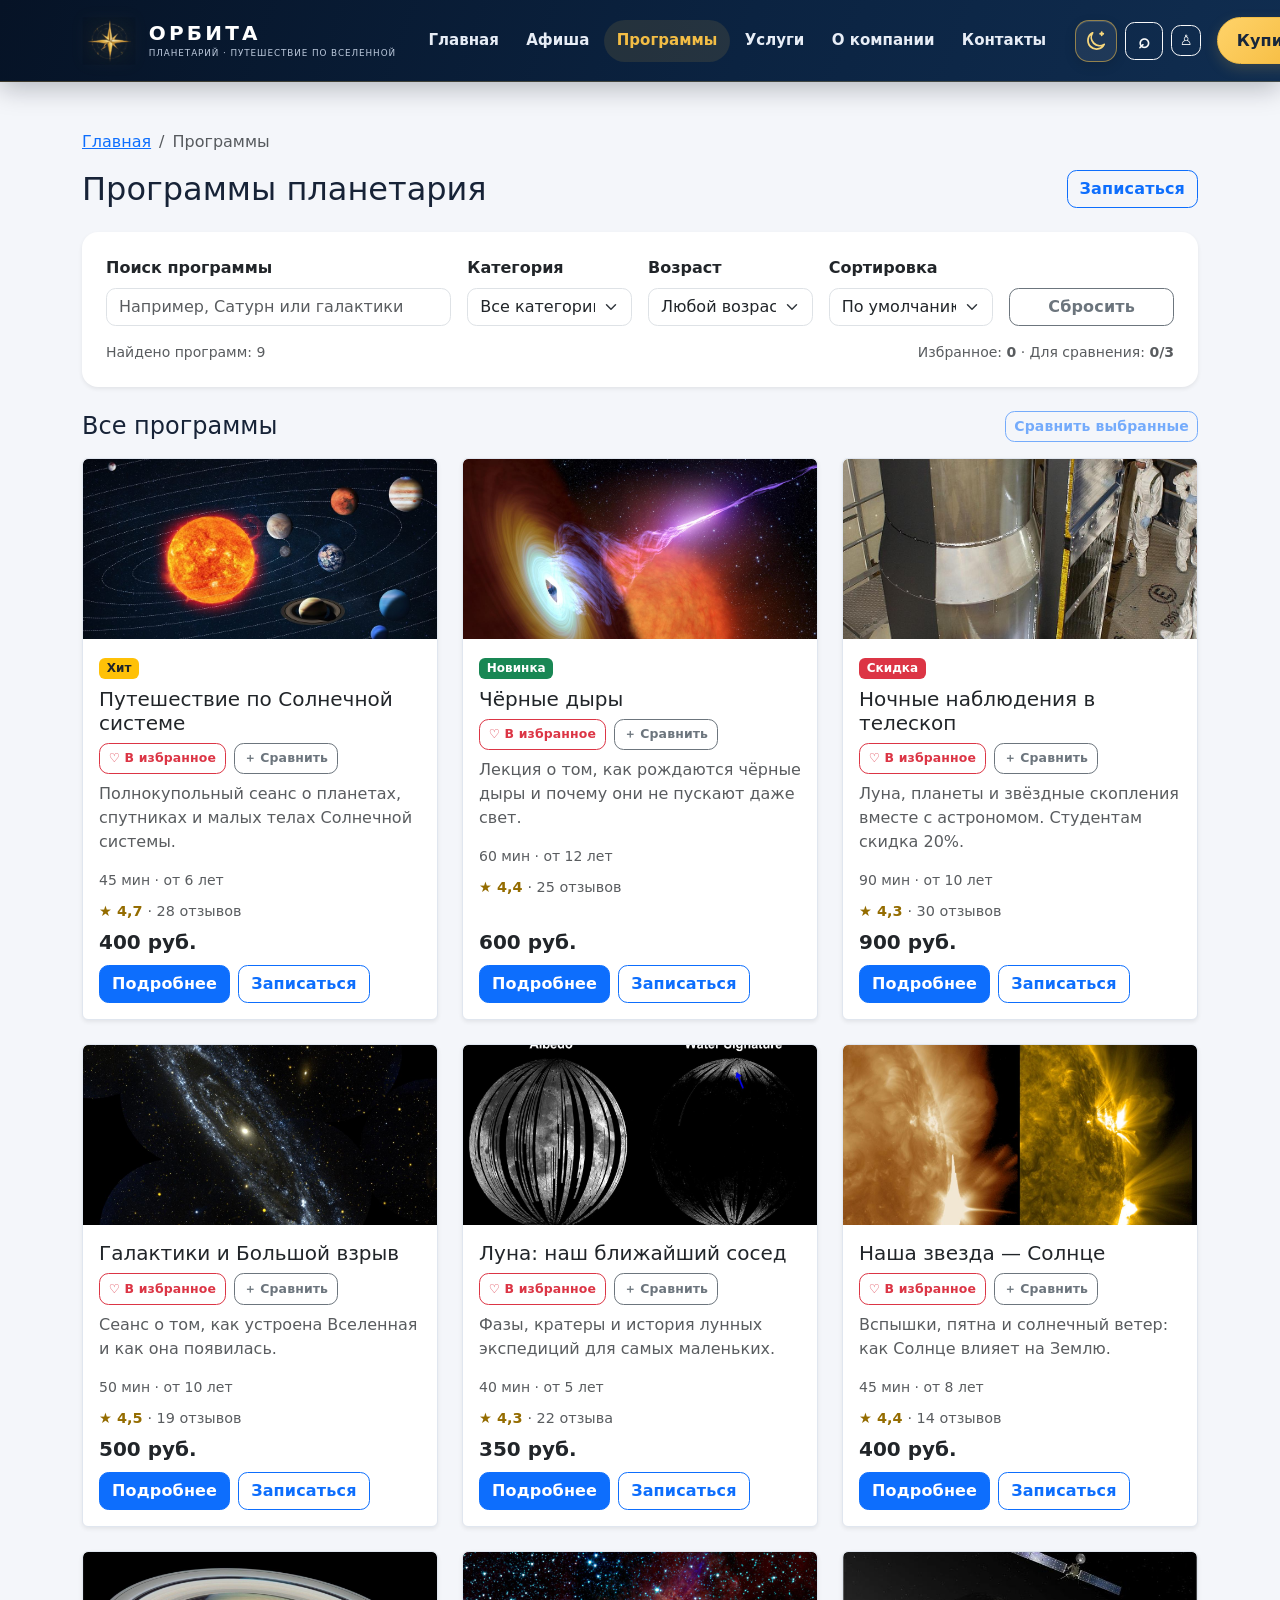
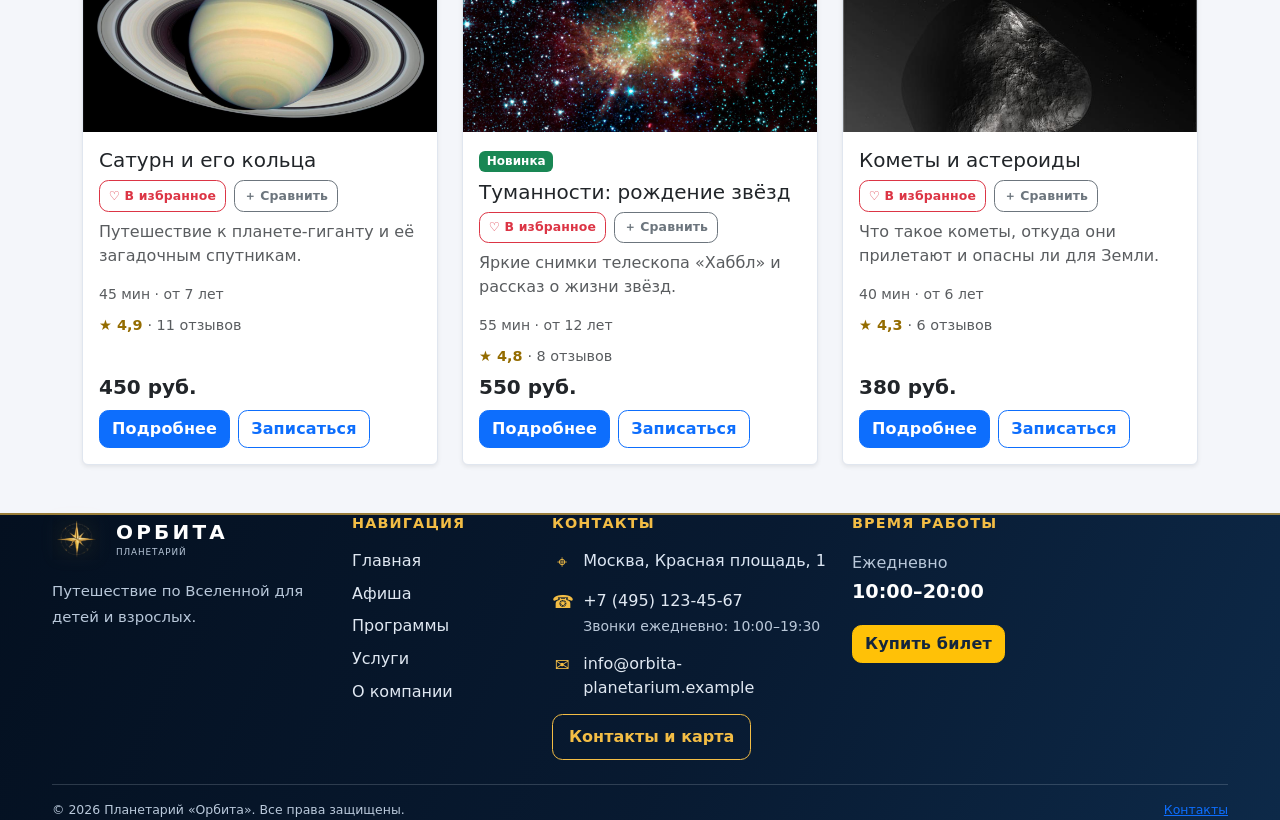
<file: catalog.html>
<!DOCTYPE html>
<!DOCTYPE html>

<!DOCTYPE html>

<!DOCTYPE html>

<!DOCTYPE html>

<!DOCTYPE html>

<!DOCTYPE html>

<html lang="ru">
<head><script data-orbita-theme-init="true">try{var t=localStorage.getItem('orbita-theme-v1');if(t==='dark'||t==='light')document.documentElement.setAttribute('data-orbita-theme',t);else if(window.matchMedia&&window.matchMedia('(prefers-color-scheme: dark)').matches)document.documentElement.setAttribute('data-orbita-theme','dark');}catch(e){}</script>
<meta charset="utf-8"/>
<meta content="width=device-width, initial-scale=1.0" name="viewport"/>
<title>Программы — Орбита</title>
<link href="https://cdn.jsdelivr.net/npm/bootstrap@5.3.8/dist/css/bootstrap.min.css" rel="stylesheet"/>
<link href="css/custom.css" rel="stylesheet"/>
</head>
<body>
<nav class="navbar navbar-expand-lg navbar-dark site-navbar sticky-top"><div class="container"><a class="navbar-brand d-flex align-items-center gap-3" href="index.html"><img alt="Логотип-компас планетария Орбита" class="brand-logo" height="54" src="images/orbita-compass-logo.png" width="54"/><span class="brand-copy"><span class="brand-name">ОРБИТА</span><span class="brand-caption">ПЛАНЕТАРИЙ · ПУТЕШЕСТВИЕ ПО ВСЕЛЕННОЙ</span></span></a><button aria-controls="mainNavbar" aria-expanded="false" aria-label="Открыть меню" class="navbar-toggler" data-bs-target="#mainNavbar" data-bs-toggle="collapse" type="button"><span class="navbar-toggler-icon"></span></button><div class="collapse navbar-collapse" id="mainNavbar"><ul class="navbar-nav ms-auto align-items-lg-center"><li class="nav-item"><a class="nav-link" href="index.html">Главная</a></li><li class="nav-item"><a class="nav-link" href="afisha.html">Афиша</a></li><li class="nav-item"><a aria-current="page" class="nav-link active" href="catalog.html">Программы</a></li><li class="nav-item"><a class="nav-link" href="services.html">Услуги</a></li><li class="nav-item"><a class="nav-link" href="about.html">О компании</a></li><li class="nav-item"><a class="nav-link" href="contacts.html">Контакты</a></li></ul><div class="orbita-global-tools d-flex align-items-center gap-2 ms-lg-3 mt-3 mt-lg-0">
<button aria-label="Переключить тему" class="btn btn-outline-light btn-sm orbita-icon-btn" id="orbita-theme-toggle" title="Сменить тему" type="button">
<span aria-hidden="true" class="theme-orbit">
<svg class="theme-svg theme-moon" focusable="false" viewbox="0 0 24 24">
<path d="M20.2 15.4A8.4 8.4 0 0 1 8.6 3.8 8.6 8.6 0 1 0 20.2 15.4Z"></path>
<path class="theme-star" d="M17.7 3.2v3.1M16.15 4.75h3.1"></path>
</svg>
<svg class="theme-svg theme-sun" focusable="false" viewbox="0 0 24 24">
<circle cx="12" cy="12" r="4.1"></circle>
<path d="M12 1.8v2.1M12 20.1v2.1M4.8 4.8l1.5 1.5m11.4 11.4 1.5 1.5M1.8 12h2.1m16.2 0h2.1M4.8 19.2l1.5-1.5M17.7 6.3l1.5-1.5"></path>
</svg>
</span>
</button>
<button aria-label="Поиск по сайту" class="btn btn-outline-light btn-sm orbita-icon-btn" data-orbita-search-open="" title="Поиск" type="button"><span aria-hidden="true">⌕</span></button>
<a aria-label="Личный кабинет" class="btn btn-outline-light btn-sm orbita-account-link" href="account.html"><span aria-hidden="true">♙</span><span class="d-lg-none ms-1">Личный кабинет</span></a>
</div><a class="btn btn-warning ms-lg-3 mt-2 mt-lg-0" href="order.html">Купить билет</a></div></div></nav>
<main class="container my-5">
<nav aria-label="breadcrumb">
<ol class="breadcrumb">
<li class="breadcrumb-item"><a href="index.html">Главная</a></li>
<li aria-current="page" class="breadcrumb-item active">Программы</li>
</ol>
</nav>
<div class="d-flex justify-content-between align-items-center mb-4">
<h1 class="h2 mb-0">Программы планетария</h1>
<a class="btn btn-outline-primary" href="order.html">Записаться</a>
</div>
<section aria-label="Поиск и фильтры программ" class="catalog-tools card border-0 shadow-sm p-3 p-lg-4 mb-4">
<div class="row g-3 align-items-end">
<div class="col-12 col-lg-4">
<label class="form-label fw-semibold" for="program-search">Поиск программы</label>
<input class="form-control" id="program-search" placeholder="Например, Сатурн или галактики" type="search"/>
</div>
<div class="col-6 col-lg-2">
<label class="form-label fw-semibold" for="program-category">Категория</label>
<select class="form-select" id="program-category"><option value="">Все категории</option><option>Сеансы в планетарии</option><option>Лекции</option><option>Наблюдения</option></select>
</div>
<div class="col-6 col-lg-2">
<label class="form-label fw-semibold" for="program-age">Возраст</label>
<select class="form-select" id="program-age"><option value="">Любой возраст</option><option value="6">От 6 лет</option><option value="8">От 8 лет</option><option value="10">От 10 лет</option><option value="12">От 12 лет</option></select>
</div>
<div class="col-6 col-lg-2">
<label class="form-label fw-semibold" for="program-sort">Сортировка</label>
<select class="form-select" id="program-sort"><option value="default">По умолчанию</option><option value="price-asc">Сначала дешевле</option><option value="price-desc">Сначала дороже</option><option value="age-asc">По возрасту</option><option value="duration-asc">По длительности</option></select>
</div>
<div class="col-6 col-lg-2">
<button class="btn btn-outline-secondary w-100" id="reset-program-filters" type="button">Сбросить</button>
</div>
</div>
<div class="d-flex flex-wrap justify-content-between align-items-center gap-2 mt-3">
<span aria-live="polite" class="small text-muted" id="program-results-count">Найдено программ: 9</span>
<span class="small text-muted">Избранное: <strong id="favorites-count">0</strong> · Для сравнения: <strong id="compare-count">0/3</strong></span>
</div>
</section>
<section class="mb-4 d-none" id="recently-viewed-section">
<div class="d-flex justify-content-between align-items-center mb-3"><h2 class="h4 mb-0">Недавно просмотренные</h2><button class="btn btn-sm btn-outline-secondary" id="clear-recently-viewed" type="button">Очистить историю</button></div>
<div class="row g-3" id="recently-viewed-list"></div>
</section>
<div class="d-flex flex-wrap align-items-center justify-content-between gap-2 mb-3">
<h2 class="h4 mb-0">Все программы</h2>
<button class="btn btn-outline-primary btn-sm" disabled="" id="open-compare" type="button">Сравнить выбранные</button>
</div>
<div class="row g-4">
<div class="col-12 col-md-6 col-lg-4 program-col" data-program-id="1">
<div class="card h-100 shadow-sm" data-program-card="1">
<img alt="Путешествие по Солнечной системе" class="card-img-top" src="images/service-01.jpg"/>
<div class="card-body d-flex flex-column">
<div><span class="badge bg-warning text-dark mb-2">Хит</span></div>
<h3 class="card-title h5">Путешествие по Солнечной системе</h3>
<div class="program-actions d-flex gap-2 mb-2"><button aria-pressed="false" class="btn btn-sm btn-outline-danger favorite-toggle" type="button">♡ В избранное</button><button aria-pressed="false" class="btn btn-sm btn-outline-secondary compare-toggle" type="button">＋ Сравнить</button></div>
<p class="card-text text-muted">Полнокупольный сеанс о планетах, спутниках и малых телах Солнечной системы.</p>
<p class="small text-muted mb-2">45 мин · от 6 лет</p>
<p class="fw-bold fs-5 mt-auto mb-2">400 руб.</p>
<div class="d-flex gap-2">
<a class="btn btn-primary" href="product.html?id=1">Подробнее</a>
<button class="btn btn-outline-primary" data-bs-target="#orderModal" data-bs-toggle="modal" type="button">Записаться</button>
</div>
</div>
</div>
</div>
<div class="col-12 col-md-6 col-lg-4 program-col" data-program-id="2">
<div class="card h-100 shadow-sm" data-program-card="2">
<img alt="Чёрные дыры" class="card-img-top" src="images/black-hole.jpg"/>
<div class="card-body d-flex flex-column">
<div><span class="badge bg-success mb-2">Новинка</span></div>
<h3 class="card-title h5">Чёрные дыры</h3>
<div class="program-actions d-flex gap-2 mb-2"><button aria-pressed="false" class="btn btn-sm btn-outline-danger favorite-toggle" type="button">♡ В избранное</button><button aria-pressed="false" class="btn btn-sm btn-outline-secondary compare-toggle" type="button">＋ Сравнить</button></div>
<p class="card-text text-muted">Лекция о том, как рождаются чёрные дыры и почему они не пускают даже свет.</p>
<p class="small text-muted mb-2">60 мин · от 12 лет</p>
<p class="fw-bold fs-5 mt-auto mb-2">600 руб.</p>
<div class="d-flex gap-2">
<a class="btn btn-primary" href="product.html?id=2">Подробнее</a>
<button class="btn btn-outline-primary" data-bs-target="#orderModal" data-bs-toggle="modal" type="button">Записаться</button>
</div>
</div>
</div>
</div>
<div class="col-12 col-md-6 col-lg-4 program-col" data-program-id="3">
<div class="card h-100 shadow-sm" data-program-card="3">
<img alt="Ночные наблюдения в телескоп" class="card-img-top" src="images/telescope.jpg"/>
<div class="card-body d-flex flex-column">
<div><span class="badge bg-danger mb-2">Скидка</span></div>
<h3 class="card-title h5">Ночные наблюдения в телескоп</h3>
<div class="program-actions d-flex gap-2 mb-2"><button aria-pressed="false" class="btn btn-sm btn-outline-danger favorite-toggle" type="button">♡ В избранное</button><button aria-pressed="false" class="btn btn-sm btn-outline-secondary compare-toggle" type="button">＋ Сравнить</button></div>
<p class="card-text text-muted">Луна, планеты и звёздные скопления вместе с астрономом. Студентам скидка 20%.</p>
<p class="small text-muted mb-2">90 мин · от 10 лет</p>
<p class="fw-bold fs-5 mt-auto mb-2">900 руб.</p>
<div class="d-flex gap-2">
<a class="btn btn-primary" href="product.html?id=3">Подробнее</a>
<button class="btn btn-outline-primary" data-bs-target="#orderModal" data-bs-toggle="modal" type="button">Записаться</button>
</div>
</div>
</div>
</div>
<div class="col-12 col-md-6 col-lg-4 program-col" data-program-id="4">
<div class="card h-100 shadow-sm" data-program-card="4">
<img alt="Галактики и Большой взрыв" class="card-img-top" src="images/galaxy.jpg"/>
<div class="card-body d-flex flex-column">
<div></div>
<h3 class="card-title h5">Галактики и Большой взрыв</h3>
<div class="program-actions d-flex gap-2 mb-2"><button aria-pressed="false" class="btn btn-sm btn-outline-danger favorite-toggle" type="button">♡ В избранное</button><button aria-pressed="false" class="btn btn-sm btn-outline-secondary compare-toggle" type="button">＋ Сравнить</button></div>
<p class="card-text text-muted">Сеанс о том, как устроена Вселенная и как она появилась.</p>
<p class="small text-muted mb-2">50 мин · от 10 лет</p>
<p class="fw-bold fs-5 mt-auto mb-2">500 руб.</p>
<div class="d-flex gap-2">
<a class="btn btn-primary" href="product.html?id=4">Подробнее</a>
<button class="btn btn-outline-primary" data-bs-target="#orderModal" data-bs-toggle="modal" type="button">Записаться</button>
</div>
</div>
</div>
</div>
<div class="col-12 col-md-6 col-lg-4 program-col" data-program-id="5">
<div class="card h-100 shadow-sm" data-program-card="5">
<img alt="Луна: наш ближайший сосед" class="card-img-top" src="images/moon.jpg"/>
<div class="card-body d-flex flex-column">
<div></div>
<h3 class="card-title h5">Луна: наш ближайший сосед</h3>
<div class="program-actions d-flex gap-2 mb-2"><button aria-pressed="false" class="btn btn-sm btn-outline-danger favorite-toggle" type="button">♡ В избранное</button><button aria-pressed="false" class="btn btn-sm btn-outline-secondary compare-toggle" type="button">＋ Сравнить</button></div>
<p class="card-text text-muted">Фазы, кратеры и история лунных экспедиций для самых маленьких.</p>
<p class="small text-muted mb-2">40 мин · от 5 лет</p>
<p class="fw-bold fs-5 mt-auto mb-2">350 руб.</p>
<div class="d-flex gap-2">
<a class="btn btn-primary" href="product.html?id=5">Подробнее</a>
<button class="btn btn-outline-primary" data-bs-target="#orderModal" data-bs-toggle="modal" type="button">Записаться</button>
</div>
</div>
</div>
</div>
<div class="col-12 col-md-6 col-lg-4 program-col" data-program-id="6">
<div class="card h-100 shadow-sm" data-program-card="6">
<img alt="Наша звезда — Солнце" class="card-img-top" src="images/sun.jpg"/>
<div class="card-body d-flex flex-column">
<div></div>
<h3 class="card-title h5">Наша звезда — Солнце</h3>
<div class="program-actions d-flex gap-2 mb-2"><button aria-pressed="false" class="btn btn-sm btn-outline-danger favorite-toggle" type="button">♡ В избранное</button><button aria-pressed="false" class="btn btn-sm btn-outline-secondary compare-toggle" type="button">＋ Сравнить</button></div>
<p class="card-text text-muted">Вспышки, пятна и солнечный ветер: как Солнце влияет на Землю.</p>
<p class="small text-muted mb-2">45 мин · от 8 лет</p>
<p class="fw-bold fs-5 mt-auto mb-2">400 руб.</p>
<div class="d-flex gap-2">
<a class="btn btn-primary" href="product.html?id=6">Подробнее</a>
<button class="btn btn-outline-primary" data-bs-target="#orderModal" data-bs-toggle="modal" type="button">Записаться</button>
</div>
</div>
</div>
</div>
<div class="col-12 col-md-6 col-lg-4 program-col" data-program-id="7">
<div class="card h-100 shadow-sm" data-program-card="7">
<img alt="Сатурн и его кольца" class="card-img-top" src="images/saturn.jpg"/>
<div class="card-body d-flex flex-column">
<div></div>
<h3 class="card-title h5">Сатурн и его кольца</h3>
<div class="program-actions d-flex gap-2 mb-2"><button aria-pressed="false" class="btn btn-sm btn-outline-danger favorite-toggle" type="button">♡ В избранное</button><button aria-pressed="false" class="btn btn-sm btn-outline-secondary compare-toggle" type="button">＋ Сравнить</button></div>
<p class="card-text text-muted">Путешествие к планете-гиганту и её загадочным спутникам.</p>
<p class="small text-muted mb-2">45 мин · от 7 лет</p>
<p class="fw-bold fs-5 mt-auto mb-2">450 руб.</p>
<div class="d-flex gap-2">
<a class="btn btn-primary" href="product.html?id=7">Подробнее</a>
<button class="btn btn-outline-primary" data-bs-target="#orderModal" data-bs-toggle="modal" type="button">Записаться</button>
</div>
</div>
</div>
</div>
<div class="col-12 col-md-6 col-lg-4 program-col" data-program-id="8">
<div class="card h-100 shadow-sm" data-program-card="8">
<img alt="Туманности: рождение звёзд" class="card-img-top" src="images/nebula.jpg"/>
<div class="card-body d-flex flex-column">
<div><span class="badge bg-success mb-2">Новинка</span></div>
<h3 class="card-title h5">Туманности: рождение звёзд</h3>
<div class="program-actions d-flex gap-2 mb-2"><button aria-pressed="false" class="btn btn-sm btn-outline-danger favorite-toggle" type="button">♡ В избранное</button><button aria-pressed="false" class="btn btn-sm btn-outline-secondary compare-toggle" type="button">＋ Сравнить</button></div>
<p class="card-text text-muted">Яркие снимки телескопа «Хаббл» и рассказ о жизни звёзд.</p>
<p class="small text-muted mb-2">55 мин · от 12 лет</p>
<p class="fw-bold fs-5 mt-auto mb-2">550 руб.</p>
<div class="d-flex gap-2">
<a class="btn btn-primary" href="product.html?id=8">Подробнее</a>
<button class="btn btn-outline-primary" data-bs-target="#orderModal" data-bs-toggle="modal" type="button">Записаться</button>
</div>
</div>
</div>
</div>
<div class="col-12 col-md-6 col-lg-4 program-col" data-program-id="9">
<div class="card h-100 shadow-sm" data-program-card="9">
<img alt="Кометы и астероиды" class="card-img-top" src="images/comet.jpg"/>
<div class="card-body d-flex flex-column">
<div></div>
<h3 class="card-title h5">Кометы и астероиды</h3>
<div class="program-actions d-flex gap-2 mb-2"><button aria-pressed="false" class="btn btn-sm btn-outline-danger favorite-toggle" type="button">♡ В избранное</button><button aria-pressed="false" class="btn btn-sm btn-outline-secondary compare-toggle" type="button">＋ Сравнить</button></div>
<p class="card-text text-muted">Что такое кометы, откуда они прилетают и опасны ли для Земли.</p>
<p class="small text-muted mb-2">40 мин · от 6 лет</p>
<p class="fw-bold fs-5 mt-auto mb-2">380 руб.</p>
<div class="d-flex gap-2">
<a class="btn btn-primary" href="product.html?id=9">Подробнее</a>
<button class="btn btn-outline-primary" data-bs-target="#orderModal" data-bs-toggle="modal" type="button">Записаться</button>
</div>
</div>
</div>
</div>
</div>
</main>
<div aria-hidden="true" aria-labelledby="compareModalLabel" class="modal fade" id="compareModal" tabindex="-1">
<div class="modal-dialog modal-xl modal-dialog-scrollable"><div class="modal-content">
<div class="modal-header"><h2 class="modal-title h5" id="compareModalLabel">Сравнение программ</h2><button aria-label="Закрыть" class="btn-close" data-bs-dismiss="modal" type="button"></button></div>
<div class="modal-body"><div class="table-responsive" id="compare-table-wrap"></div></div>
<div class="modal-footer"><button class="btn btn-secondary" data-bs-dismiss="modal" type="button">Закрыть</button></div>
</div></div>
</div>
<div aria-hidden="true" aria-labelledby="orderModalLabel" class="modal fade" id="orderModal" tabindex="-1">
<div class="modal-dialog">
<div class="modal-content">
<div class="modal-header">
<h2 class="modal-title h5" id="orderModalLabel">Быстрая запись</h2>
<button aria-label="Закрыть" class="btn-close" data-bs-dismiss="modal" type="button"></button>
</div>
<div class="modal-body">
<p class="text-muted">
            Оставьте контактные данные, и администратор свяжется с вами для подтверждения записи.
          </p>
<form>
<div class="mb-3">
<label class="form-label" for="modal-name">Имя</label>
<input class="form-control" id="modal-name" required="" type="text"/>
</div>
<div class="mb-3">
<label class="form-label" for="modal-phone">Телефон</label>
<input class="form-control" id="modal-phone" required="" type="tel"/>
</div>
<div class="form-check mb-3">
<input class="form-check-input" id="modal-agree" required="" type="checkbox"/>
<label class="form-check-label" for="modal-agree">
                Согласен на обработку данных
              </label>
</div>
</form>
</div>
<div class="modal-footer">
<button class="btn btn-secondary" data-bs-dismiss="modal" type="button">
            Закрыть
          </button>
<button class="btn btn-primary" type="button">Отправить</button>
</div>
</div>
</div>
</div>
<footer class="site-footer"><div class="container"><div class="row g-4 footer-main">
<div class="col-12 col-lg-3"><a class="footer-brand-link d-flex align-items-center gap-3 text-decoration-none" href="index.html"><img alt="Логотип-компас планетария Орбита" class="brand-logo footer-logo" height="52" src="images/orbita-compass-logo.png" width="52"/><span class="brand-copy"><span class="brand-name">ОРБИТА</span><span class="brand-caption">ПЛАНЕТАРИЙ</span></span></a><p class="footer-description mt-3">Путешествие по Вселенной для детей и взрослых.</p></div>
<div class="col-6 col-lg-2"><h2 class="footer-heading">Навигация</h2><ul class="footer-links"><li><a href="index.html">Главная</a></li><li><a href="afisha.html">Афиша</a></li><li><a href="catalog.html">Программы</a></li><li><a href="services.html">Услуги</a></li><li><a href="about.html">О компании</a></li></ul></div>
<div class="col-6 col-lg-3"><h2 class="footer-heading">Контакты</h2><ul class="footer-contacts"><li><span class="contact-symbol">⌖</span><span>Москва, Красная площадь, 1</span></li><li><span class="contact-symbol">☎</span><span><a href="tel:+74951234567">+7 (495) 123-45-67</a><br/><small>Звонки ежедневно: 10:00–19:30</small></span></li><li><span class="contact-symbol">✉</span><a href="mailto:info@orbita-planetarium.example">info@orbita-planetarium.example</a></li></ul><a class="footer-map-button" href="contacts.html">Контакты и карта</a></div>
<div class="col-12 col-lg-4"><h2 class="footer-heading">Время работы</h2><p class="footer-hours mb-3">Ежедневно<br/><strong>10:00–20:00</strong></p><a class="btn btn-warning" href="order.html">Купить билет</a></div></div>
<div class="footer-bottom mt-4 pt-3 d-flex flex-wrap justify-content-between gap-2"><span>© 2026 Планетарий «Орбита». Все права защищены.</span><a href="contacts.html">Контакты</a></div></div></footer>
<div aria-hidden="true" aria-labelledby="ticketModalLabel" class="modal fade" id="ticketModal" tabindex="-1">
<div class="modal-dialog">
<div class="modal-content">
<form id="ticketForm">
<div class="modal-header">
<h2 class="modal-title h5" id="ticketModalLabel">Покупка билета</h2>
<button aria-label="Закрыть" class="btn-close" data-bs-dismiss="modal" type="button"></button>
</div>
<div class="modal-body">
<div class="mb-3">
<label class="form-label" for="ticket-program">Программа</label>
<select class="form-select" id="ticket-program" required="">
<option data-price="400" value="1">Путешествие по Солнечной системе — 400 руб.</option>
<option data-price="600" value="2">Чёрные дыры — 600 руб.</option>
<option data-price="900" value="3">Ночные наблюдения в телескоп — 900 руб.</option>
<option data-price="500" value="4">Галактики и Большой взрыв — 500 руб.</option>
<option data-price="350" value="5">Луна: наш ближайший сосед — 350 руб.</option>
<option data-price="400" value="6">Наша звезда — Солнце — 400 руб.</option>
<option data-price="450" value="7">Сатурн и его кольца — 450 руб.</option>
<option data-price="550" value="8">Туманности: рождение звёзд — 550 руб.</option>
<option data-price="380" value="9">Кометы и астероиды — 380 руб.</option>
</select>
</div>
<div class="row g-3 mb-3">
<div class="col-7">
<label class="form-label" for="ticket-date">Дата</label>
<input class="form-control" id="ticket-date" required="" type="date"/>
</div>
<div class="col-5">
<label class="form-label" for="ticket-time">Время</label>
<input class="form-control" id="ticket-time" required="" type="time"/>
</div>
</div>
<div class="row g-3 mb-3">
<div class="col-6">
<label class="form-label" for="ticket-name">Имя</label>
<input class="form-control" id="ticket-name" required="" type="text"/>
</div>
<div class="col-6">
<label class="form-label" for="ticket-phone">Телефон</label>
<input class="form-control" id="ticket-phone" required="" type="tel"/>
</div>
</div>
<div class="mb-3">
<label class="form-label" for="ticket-count">Количество билетов</label>
<input class="form-control" id="ticket-count" max="10" min="1" required="" type="number" value="1"/>
</div>
<div aria-live="polite" class="alert alert-light border mt-3 mb-3" id="seat-availability"><strong>Свободные места:</strong> выберите дату и время.</div>
<p class="fs-5 mb-0">Итого: <strong id="ticket-total">0 руб.</strong></p>
<div class="alert alert-success mt-3 mb-0 d-none" id="ticket-success" role="alert">
              Билеты забронированы. Мы позвоним для подтверждения.
            </div>
</div>
<div class="modal-footer">
<button class="btn btn-secondary" data-bs-dismiss="modal" type="button">Закрыть</button>
<button class="btn btn-warning" type="submit">Купить</button>
</div>
</form>
</div>
</div>
</div>
<script src="https://cdn.jsdelivr.net/npm/bootstrap@5.3.8/dist/js/bootstrap.bundle.min.js"></script><script src="js/data.js"></script><script src="js/reviews.js"></script><script src="js/dates.js"></script><script src="js/tickets.js"></script><script src="js/ticket-capacity.js"></script><script src="js/catalog-enhancements.js"></script><div aria-hidden="true" aria-labelledby="orbitaSearchTitle" class="modal fade" id="orbitaSearchModal" tabindex="-1">
<div class="modal-dialog modal-dialog-centered modal-lg">
<div class="modal-content orbita-search-modal">
<div class="modal-header">
<div><div class="section-eyebrow">НАВИГАЦИЯ ПО САЙТУ</div><h2 class="modal-title fs-4" id="orbitaSearchTitle">Что ищем во Вселенной?</h2></div>
<button aria-label="Закрыть" class="btn-close" data-bs-dismiss="modal" type="button"></button>
</div>
<div class="modal-body">
<label class="visually-hidden" for="orbitaSearchInput">Поиск по сайту</label>
<input autocomplete="off" class="form-control form-control-lg" id="orbitaSearchInput" placeholder="Например: чёрные дыры, экскурсии, афиша..." type="search"/>
<div aria-live="polite" class="orbita-search-results mt-3" id="orbitaSearchResults"><p class="text-muted mb-0">Введите запрос, чтобы найти программы, услуги и разделы сайта.</p></div>
</div>
</div>
</div>
</div><script src="js/theme.js"></script><script src="js/site-search-index.js"></script><script src="js/site-search.js"></script><script src="js/account.js"></script></body>
</html>
</file>
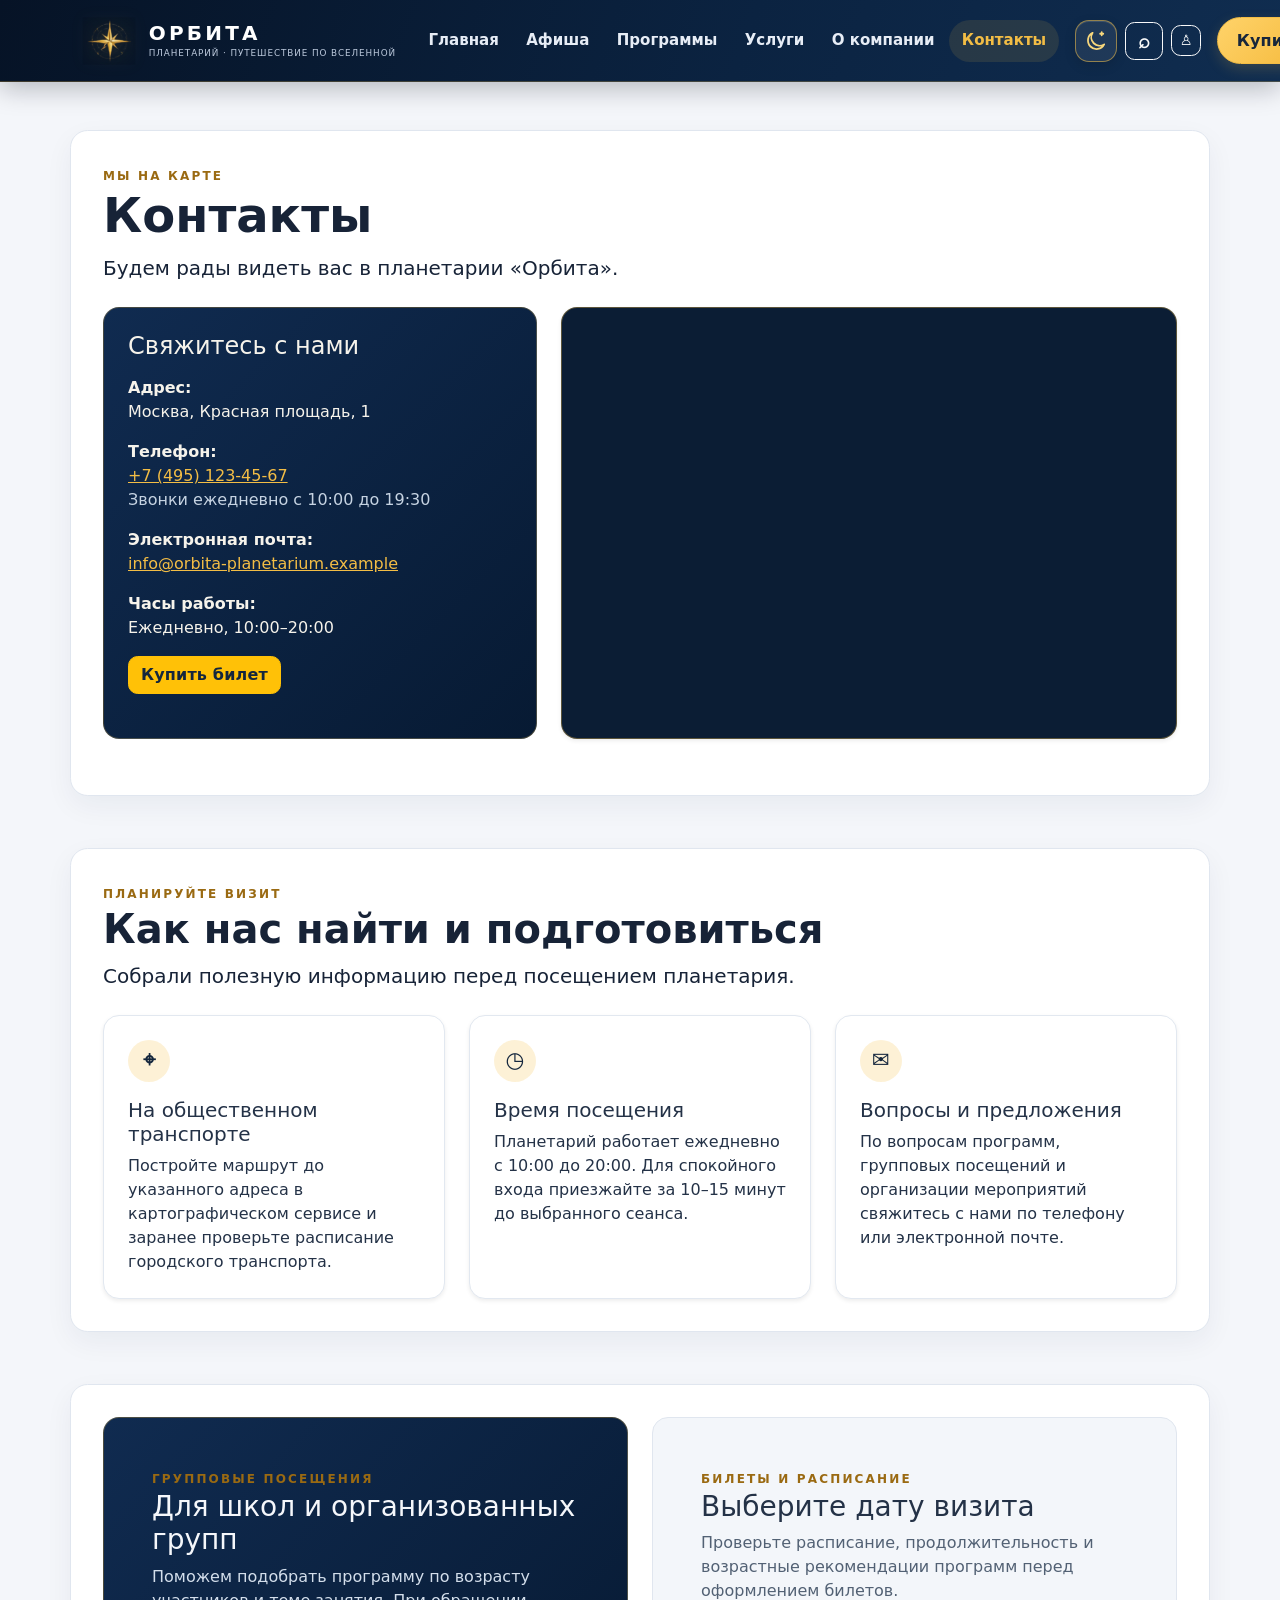
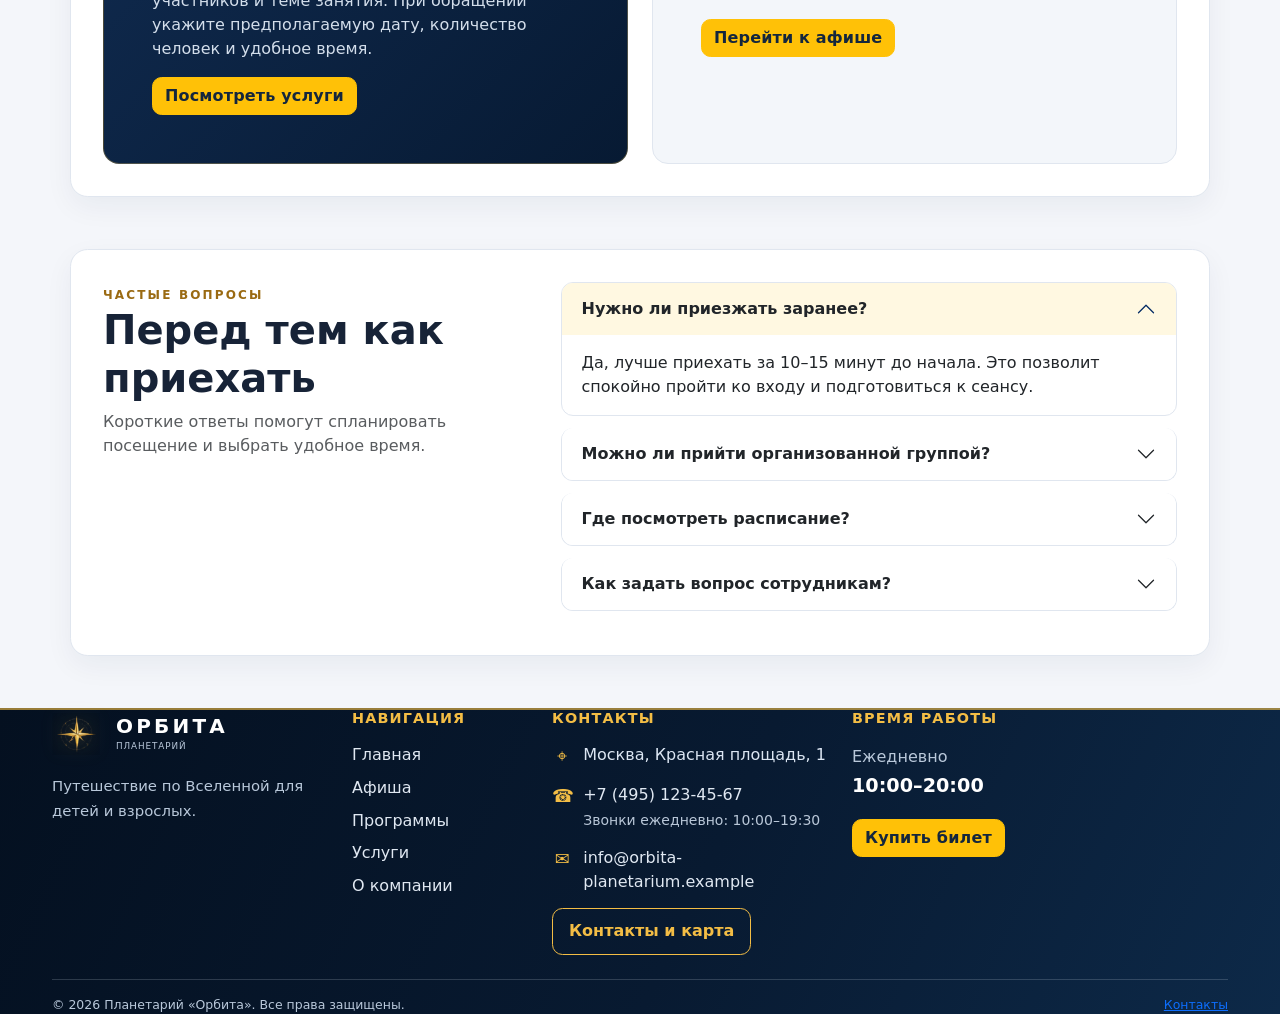
<file: contacts.html>
<!DOCTYPE html>
<!DOCTYPE html>

<!DOCTYPE html>

<!DOCTYPE html>

<!DOCTYPE html>

<!DOCTYPE html>

<!DOCTYPE html>

<!DOCTYPE html>

<!DOCTYPE html>

<!DOCTYPE html>

<!DOCTYPE html>

<!DOCTYPE html>

<html lang="ru">
<head><script data-orbita-theme-init="true">try{var t=localStorage.getItem('orbita-theme-v1');if(t==='dark'||t==='light')document.documentElement.setAttribute('data-orbita-theme',t);else if(window.matchMedia&&window.matchMedia('(prefers-color-scheme: dark)').matches)document.documentElement.setAttribute('data-orbita-theme','dark');}catch(e){}</script>
<meta charset="utf-8"/>
<meta content="width=device-width, initial-scale=1.0" name="viewport"/>
<title>Контакты — Планетарий «Орбита»</title>
<link href="https://cdn.jsdelivr.net/npm/bootstrap@5.3.8/dist/css/bootstrap.min.css" rel="stylesheet"/>
<link href="css/custom.css" rel="stylesheet"/>
</head>
<body>
<nav class="navbar navbar-expand-lg navbar-dark site-navbar sticky-top"><div class="container"><a class="navbar-brand d-flex align-items-center gap-3" href="index.html"><img alt="Логотип-компас планетария Орбита" class="brand-logo" height="54" src="images/orbita-compass-logo.png" width="54"/><span class="brand-copy"><span class="brand-name">ОРБИТА</span><span class="brand-caption">ПЛАНЕТАРИЙ · ПУТЕШЕСТВИЕ ПО ВСЕЛЕННОЙ</span></span></a><button aria-controls="mainNavbar" aria-expanded="false" aria-label="Открыть меню" class="navbar-toggler" data-bs-target="#mainNavbar" data-bs-toggle="collapse" type="button"><span class="navbar-toggler-icon"></span></button><div class="collapse navbar-collapse" id="mainNavbar"><ul class="navbar-nav ms-auto align-items-lg-center"><li class="nav-item"><a class="nav-link" href="index.html">Главная</a></li><li class="nav-item"><a class="nav-link" href="afisha.html">Афиша</a></li><li class="nav-item"><a class="nav-link" href="catalog.html">Программы</a></li><li class="nav-item"><a class="nav-link" href="services.html">Услуги</a></li><li class="nav-item"><a class="nav-link" href="about.html">О компании</a></li><li class="nav-item"><a aria-current="page" class="nav-link active" href="contacts.html">Контакты</a></li></ul><div class="orbita-global-tools d-flex align-items-center gap-2 ms-lg-3 mt-3 mt-lg-0">
<button aria-label="Переключить тему" class="btn btn-outline-light btn-sm orbita-icon-btn" id="orbita-theme-toggle" title="Сменить тему" type="button">
<span aria-hidden="true" class="theme-orbit">
<svg class="theme-svg theme-moon" focusable="false" viewbox="0 0 24 24">
<path d="M20.2 15.4A8.4 8.4 0 0 1 8.6 3.8 8.6 8.6 0 1 0 20.2 15.4Z"></path>
<path class="theme-star" d="M17.7 3.2v3.1M16.15 4.75h3.1"></path>
</svg>
<svg class="theme-svg theme-sun" focusable="false" viewbox="0 0 24 24">
<circle cx="12" cy="12" r="4.1"></circle>
<path d="M12 1.8v2.1M12 20.1v2.1M4.8 4.8l1.5 1.5m11.4 11.4 1.5 1.5M1.8 12h2.1m16.2 0h2.1M4.8 19.2l1.5-1.5M17.7 6.3l1.5-1.5"></path>
</svg>
</span>
</button>
<button aria-label="Поиск по сайту" class="btn btn-outline-light btn-sm orbita-icon-btn" data-orbita-search-open="" title="Поиск" type="button"><span aria-hidden="true">⌕</span></button>
<a aria-label="Личный кабинет" class="btn btn-outline-light btn-sm orbita-account-link" href="account.html"><span aria-hidden="true">♙</span><span class="d-lg-none ms-1">Личный кабинет</span></a>
</div><a class="btn btn-warning ms-lg-3 mt-2 mt-lg-0" href="order.html">Купить билет</a></div></div></nav>
<main><section class="container my-5 contacts-page"><div class="mb-4"><span class="section-eyebrow">МЫ НА КАРТЕ</span><h1 class="display-5 fw-bold">Контакты</h1><p class="lead">Будем рады видеть вас в планетарии «Орбита».</p></div><div class="row g-4 mb-4">
<div class="col-lg-5"><div class="contact-info-panel h-100 p-4 rounded-4"><h2 class="h4 mb-3">Свяжитесь с нами</h2><p><strong>Адрес:</strong><br/>Москва, Красная площадь, 1</p><p><strong>Телефон:</strong><br/><a href="tel:+74951234567">+7 (495) 123-45-67</a><br/><span class="text-muted">Звонки ежедневно с 10:00 до 19:30</span></p><p><strong>Электронная почта:</strong><br/><a href="mailto:info@orbita-planetarium.example">info@orbita-planetarium.example</a></p><p><strong>Часы работы:</strong><br/>Ежедневно, 10:00–20:00</p><a class="btn btn-warning" href="order.html">Купить билет</a></div></div>
<div class="col-lg-7"><div class="map-frame rounded-4 overflow-hidden shadow-sm"><iframe allowfullscreen="true" frameborder="0" height="430" loading="lazy" src="https://yandex.ru/map-widget/v1/?ll=37.617680%2C55.755277&amp;z=16&amp;pt=37.617680%2C55.755277%2Cpm2rdm" style="position:relative;border:0" title="Яндекс Карты — расположение планетария Орбита" width="100%"></iframe></div></div></div></section><section class="container my-5 orbit-extra-section">
<div class="mb-4"><span class="section-eyebrow">ПЛАНИРУЙТЕ ВИЗИТ</span><h2 class="display-6 fw-bold">Как нас найти и подготовиться</h2><p class="lead">Собрали полезную информацию перед посещением планетария.</p></div>
<div class="row g-4">
<div class="col-md-4"><article class="card h-100 border-0 shadow-sm orbit-info-card"><div class="card-body p-4"><div class="orbit-info-icon">⌖</div><h3 class="h5">На общественном транспорте</h3><p class="mb-0">Постройте маршрут до указанного адреса в картографическом сервисе и заранее проверьте расписание городского транспорта.</p></div></article></div>
<div class="col-md-4"><article class="card h-100 border-0 shadow-sm orbit-info-card"><div class="card-body p-4"><div class="orbit-info-icon">◷</div><h3 class="h5">Время посещения</h3><p class="mb-0">Планетарий работает ежедневно с 10:00 до 20:00. Для спокойного входа приезжайте за 10–15 минут до выбранного сеанса.</p></div></article></div>
<div class="col-md-4"><article class="card h-100 border-0 shadow-sm orbit-info-card"><div class="card-body p-4"><div class="orbit-info-icon">✉</div><h3 class="h5">Вопросы и предложения</h3><p class="mb-0">По вопросам программ, групповых посещений и организации мероприятий свяжитесь с нами по телефону или электронной почте.</p></div></article></div>
</div>
</section><section class="container my-5 orbit-extra-section">
<div class="row g-4">
<div class="col-lg-6"><div class="orbit-highlight h-100 p-4 p-lg-5 rounded-4"><span class="section-eyebrow">ГРУППОВЫЕ ПОСЕЩЕНИЯ</span><h2 class="h3">Для школ и организованных групп</h2><p>Поможем подобрать программу по возрасту участников и теме занятия. При обращении укажите предполагаемую дату, количество человек и удобное время.</p><a class="btn btn-warning" href="services.html">Посмотреть услуги</a></div></div>
<div class="col-lg-6"><div class="orbit-highlight orbit-highlight-light h-100 p-4 p-lg-5 rounded-4"><span class="section-eyebrow">БИЛЕТЫ И РАСПИСАНИЕ</span><h2 class="h3">Выберите дату визита</h2><p>Проверьте расписание, продолжительность и возрастные рекомендации программ перед оформлением билетов.</p><a class="btn btn-warning" href="afisha.html">Перейти к афише</a></div></div>
</div>
</section><section class="container my-5 orbit-extra-section">
<div class="row g-4">
<div class="col-lg-5"><span class="section-eyebrow">ЧАСТЫЕ ВОПРОСЫ</span><h2 class="display-6 fw-bold">Перед тем как приехать</h2><p class="text-muted">Короткие ответы помогут спланировать посещение и выбрать удобное время.</p></div>
<div class="col-lg-7">
<div class="accordion" id="contactVisitFaq">
<div class="accordion-item"><h3 class="accordion-header"><button class="accordion-button" data-bs-target="#visitFaqOne" data-bs-toggle="collapse" type="button">Нужно ли приезжать заранее?</button></h3><div class="accordion-collapse collapse show" data-bs-parent="#contactVisitFaq" id="visitFaqOne"><div class="accordion-body">Да, лучше приехать за 10–15 минут до начала. Это позволит спокойно пройти ко входу и подготовиться к сеансу.</div></div></div>
<div class="accordion-item"><h3 class="accordion-header"><button class="accordion-button collapsed" data-bs-target="#visitFaqTwo" data-bs-toggle="collapse" type="button">Можно ли прийти организованной группой?</button></h3><div class="accordion-collapse collapse" data-bs-parent="#contactVisitFaq" id="visitFaqTwo"><div class="accordion-body">Для школьных и других организованных групп доступны специальные услуги. Подробности можно посмотреть на странице услуг и уточнить по телефону.</div></div></div>
<div class="accordion-item"><h3 class="accordion-header"><button class="accordion-button collapsed" data-bs-target="#visitFaqThree" data-bs-toggle="collapse" type="button">Где посмотреть расписание?</button></h3><div class="accordion-collapse collapse" data-bs-parent="#contactVisitFaq" id="visitFaqThree"><div class="accordion-body">Актуальное расписание размещено на отдельной странице афиши. Там можно выбрать день и ознакомиться со временем сеансов.</div></div></div>
<div class="accordion-item"><h3 class="accordion-header"><button class="accordion-button collapsed" data-bs-target="#visitFaqFour" data-bs-toggle="collapse" type="button">Как задать вопрос сотрудникам?</button></h3><div class="accordion-collapse collapse" data-bs-parent="#contactVisitFaq" id="visitFaqFour"><div class="accordion-body">Позвоните по указанному номеру ежедневно с 10:00 до 19:30 или напишите на электронную почту планетария.</div></div></div>
</div>
</div>
</div>
</section></main>
<footer class="site-footer"><div class="container"><div class="row g-4 footer-main">
<div class="col-12 col-lg-3"><a class="footer-brand-link d-flex align-items-center gap-3 text-decoration-none" href="index.html"><img alt="Логотип-компас планетария Орбита" class="brand-logo footer-logo" height="52" src="images/orbita-compass-logo.png" width="52"/><span class="brand-copy"><span class="brand-name">ОРБИТА</span><span class="brand-caption">ПЛАНЕТАРИЙ</span></span></a><p class="footer-description mt-3">Путешествие по Вселенной для детей и взрослых.</p></div>
<div class="col-6 col-lg-2"><h2 class="footer-heading">Навигация</h2><ul class="footer-links"><li><a href="index.html">Главная</a></li><li><a href="afisha.html">Афиша</a></li><li><a href="catalog.html">Программы</a></li><li><a href="services.html">Услуги</a></li><li><a href="about.html">О компании</a></li></ul></div>
<div class="col-6 col-lg-3"><h2 class="footer-heading">Контакты</h2><ul class="footer-contacts"><li><span class="contact-symbol">⌖</span><span>Москва, Красная площадь, 1</span></li><li><span class="contact-symbol">☎</span><span><a href="tel:+74951234567">+7 (495) 123-45-67</a><br/><small>Звонки ежедневно: 10:00–19:30</small></span></li><li><span class="contact-symbol">✉</span><a href="mailto:info@orbita-planetarium.example">info@orbita-planetarium.example</a></li></ul><a class="footer-map-button" href="contacts.html">Контакты и карта</a></div>
<div class="col-12 col-lg-4"><h2 class="footer-heading">Время работы</h2><p class="footer-hours mb-3">Ежедневно<br/><strong>10:00–20:00</strong></p><a class="btn btn-warning" href="order.html">Купить билет</a></div></div>
<div class="footer-bottom mt-4 pt-3 d-flex flex-wrap justify-content-between gap-2"><span>© 2026 Планетарий «Орбита». Все права защищены.</span><a href="contacts.html">Контакты</a></div></div></footer>
<div aria-hidden="true" aria-labelledby="ticketModalLabel" class="modal fade" id="ticketModal" tabindex="-1">
<div class="modal-dialog">
<div class="modal-content">
<form id="ticketForm">
<div class="modal-header">
<h2 class="modal-title h5" id="ticketModalLabel">Покупка билета</h2>
<button aria-label="Закрыть" class="btn-close" data-bs-dismiss="modal" type="button"></button>
</div>
<div class="modal-body">
<div class="mb-3">
<label class="form-label" for="ticket-program">Программа</label>
<select class="form-select" id="ticket-program" required="">
<option data-price="400" value="1">Путешествие по Солнечной системе — 400 руб.</option>
<option data-price="600" value="2">Чёрные дыры — 600 руб.</option>
<option data-price="900" value="3">Ночные наблюдения в телескоп — 900 руб.</option>
<option data-price="500" value="4">Галактики и Большой взрыв — 500 руб.</option>
<option data-price="350" value="5">Луна: наш ближайший сосед — 350 руб.</option>
<option data-price="400" value="6">Наша звезда — Солнце — 400 руб.</option>
<option data-price="450" value="7">Сатурн и его кольца — 450 руб.</option>
<option data-price="550" value="8">Туманности: рождение звёзд — 550 руб.</option>
<option data-price="380" value="9">Кометы и астероиды — 380 руб.</option>
</select>
</div>
<div class="row g-3 mb-3">
<div class="col-7">
<label class="form-label" for="ticket-date">Дата</label>
<input class="form-control" id="ticket-date" required="" type="date"/>
</div>
<div class="col-5">
<label class="form-label" for="ticket-time">Время</label>
<input class="form-control" id="ticket-time" required="" type="time"/>
</div>
</div>
<div class="row g-3 mb-3">
<div class="col-6">
<label class="form-label" for="ticket-name">Имя</label>
<input class="form-control" id="ticket-name" required="" type="text"/>
</div>
<div class="col-6">
<label class="form-label" for="ticket-phone">Телефон</label>
<input class="form-control" id="ticket-phone" required="" type="tel"/>
</div>
</div>
<div class="mb-3">
<label class="form-label" for="ticket-count">Количество билетов</label>
<input class="form-control" id="ticket-count" max="10" min="1" required="" type="number" value="1"/>
</div>
<div aria-live="polite" class="alert alert-light border mt-3 mb-3" id="seat-availability"><strong>Свободные места:</strong> выберите дату и время.</div>
<p class="fs-5 mb-0">Итого: <strong id="ticket-total">0 руб.</strong></p>
<div class="alert alert-success mt-3 mb-0 d-none" id="ticket-success" role="alert">
              Билеты забронированы. Мы позвоним для подтверждения.
            </div>
</div>
<div class="modal-footer">
<button class="btn btn-secondary" data-bs-dismiss="modal" type="button">Закрыть</button>
<button class="btn btn-warning" type="submit">Купить</button>
</div>
</form>
</div>
</div>
</div>
<script src="https://cdn.jsdelivr.net/npm/bootstrap@5.3.8/dist/js/bootstrap.bundle.min.js"></script><script src="js/data.js"></script><script src="js/reviews.js"></script><script src="js/dates.js"></script><script src="js/tickets.js"></script><script src="js/ticket-capacity.js"></script><div aria-hidden="true" aria-labelledby="orbitaSearchTitle" class="modal fade" id="orbitaSearchModal" tabindex="-1">
<div class="modal-dialog modal-dialog-centered modal-lg">
<div class="modal-content orbita-search-modal">
<div class="modal-header">
<div><div class="section-eyebrow">НАВИГАЦИЯ ПО САЙТУ</div><h2 class="modal-title fs-4" id="orbitaSearchTitle">Что ищем во Вселенной?</h2></div>
<button aria-label="Закрыть" class="btn-close" data-bs-dismiss="modal" type="button"></button>
</div>
<div class="modal-body">
<label class="visually-hidden" for="orbitaSearchInput">Поиск по сайту</label>
<input autocomplete="off" class="form-control form-control-lg" id="orbitaSearchInput" placeholder="Например: чёрные дыры, экскурсии, афиша..." type="search"/>
<div aria-live="polite" class="orbita-search-results mt-3" id="orbitaSearchResults"><p class="text-muted mb-0">Введите запрос, чтобы найти программы, услуги и разделы сайта.</p></div>
</div>
</div>
</div>
</div><script src="js/theme.js"></script><script src="js/site-search-index.js"></script><script src="js/site-search.js"></script><script src="js/account.js"></script></body>
</html>
</file>
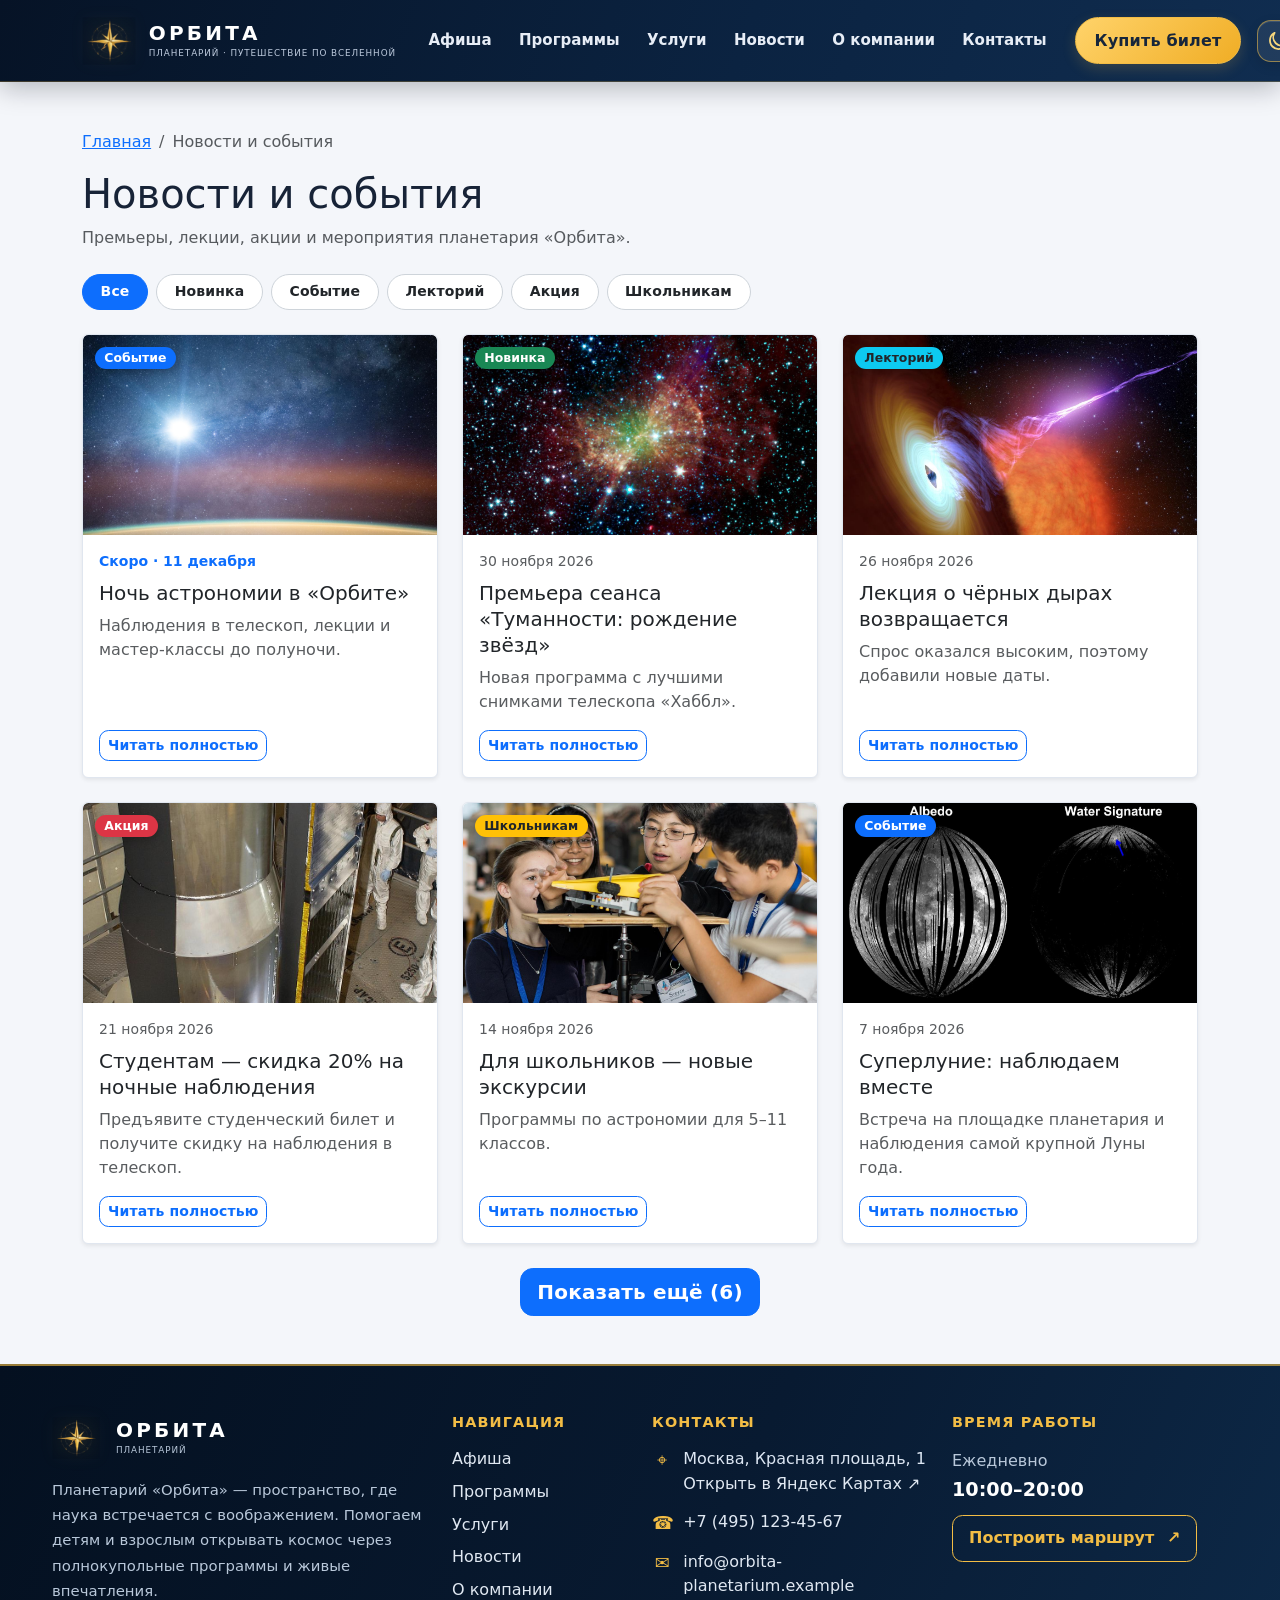
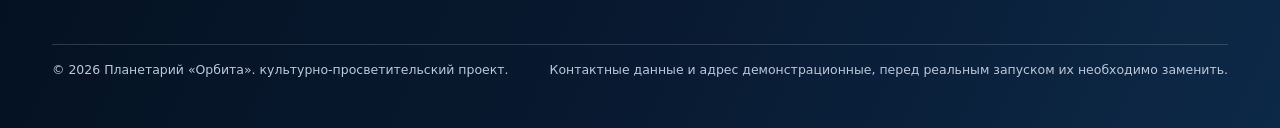
<file: news.html>
<!DOCTYPE html>
<!DOCTYPE html>

<!DOCTYPE html>

<!DOCTYPE html>

<!DOCTYPE html>

<!DOCTYPE html>

<html lang="ru">
<head><script data-orbita-theme-init="true">try{var t=localStorage.getItem('orbita-theme-v1');if(t==='dark'||t==='light')document.documentElement.setAttribute('data-orbita-theme',t);else if(window.matchMedia&&window.matchMedia('(prefers-color-scheme: dark)').matches)document.documentElement.setAttribute('data-orbita-theme','dark');}catch(e){}</script>
<meta charset="utf-8"/>
<meta content="width=device-width, initial-scale=1.0" name="viewport"/>
<title>Новости и события — Орбита</title>
<link href="https://cdn.jsdelivr.net/npm/bootstrap@5.3.8/dist/css/bootstrap.min.css" rel="stylesheet"/>
<link href="css/custom.css" rel="stylesheet"/>
</head>
<body>
<nav class="navbar navbar-expand-lg navbar-dark site-navbar sticky-top">
<div class="container">
<a aria-label="Орбита — главная" class="navbar-brand d-flex align-items-center gap-3" href="index.html">
<img alt="" class="brand-logo" height="54" src="images/orbita-compass-logo.png" width="54"/>
<span class="brand-copy"><span class="brand-name">ОРБИТА</span><span class="brand-caption">ПЛАНЕТАРИЙ · ПУТЕШЕСТВИЕ ПО ВСЕЛЕННОЙ</span></span>
</a>
<button aria-controls="mainNavbar" aria-expanded="false" aria-label="Открыть меню" class="navbar-toggler" data-bs-target="#mainNavbar" data-bs-toggle="collapse" type="button"><span class="navbar-toggler-icon"></span></button>
<div class="collapse navbar-collapse" id="mainNavbar">
<ul class="navbar-nav ms-auto align-items-lg-center">
<li class="nav-item"><a class="nav-link" href="index.html#afisha">Афиша</a></li>
<li class="nav-item"><a class="nav-link" href="catalog.html">Программы</a></li>
<li class="nav-item"><a class="nav-link" href="services.html">Услуги</a></li>
<li class="nav-item"><a class="nav-link" href="news.html">Новости</a></li>
<li class="nav-item"><a class="nav-link" href="index.html#about">О компании</a></li>
<li class="nav-item"><a class="nav-link" href="index.html#contacts">Контакты</a></li>
</ul>
<button class="btn btn-warning ms-lg-3 mt-2 mt-lg-0" data-bs-target="#ticketModal" data-bs-toggle="modal" type="button">Купить билет</button>
<div class="orbita-global-tools d-flex align-items-center gap-2 ms-lg-3 mt-3 mt-lg-0">
<button aria-label="Переключить тему" class="btn btn-outline-light btn-sm orbita-icon-btn" id="orbita-theme-toggle" title="Сменить тему" type="button">
<span aria-hidden="true" class="theme-orbit">
<svg class="theme-svg theme-moon" focusable="false" viewbox="0 0 24 24">
<path d="M20.2 15.4A8.4 8.4 0 0 1 8.6 3.8 8.6 8.6 0 1 0 20.2 15.4Z"></path>
<path class="theme-star" d="M17.7 3.2v3.1M16.15 4.75h3.1"></path>
</svg>
<svg class="theme-svg theme-sun" focusable="false" viewbox="0 0 24 24">
<circle cx="12" cy="12" r="4.1"></circle>
<path d="M12 1.8v2.1M12 20.1v2.1M4.8 4.8l1.5 1.5m11.4 11.4 1.5 1.5M1.8 12h2.1m16.2 0h2.1M4.8 19.2l1.5-1.5M17.7 6.3l1.5-1.5"></path>
</svg>
</span>
</button>
<button aria-label="Поиск по сайту" class="btn btn-outline-light btn-sm orbita-icon-btn" data-orbita-search-open="" title="Поиск" type="button"><span aria-hidden="true">⌕</span></button>
<a aria-label="Личный кабинет" class="btn btn-outline-light btn-sm orbita-account-link" href="account.html"><span aria-hidden="true">♙</span><span class="d-lg-none ms-1">Личный кабинет</span></a>
</div></div>
</div>
</nav>
<main class="container my-5">
<nav aria-label="breadcrumb">
<ol class="breadcrumb">
<li class="breadcrumb-item"><a href="index.html">Главная</a></li>
<li aria-current="page" class="breadcrumb-item active">Новости и события</li>
</ol>
</nav>
<h1 class="mb-2">Новости и события</h1>
<p class="text-muted mb-4">Премьеры, лекции, акции и мероприятия планетария «Орбита».</p>
<div class="news-filters d-flex flex-wrap gap-2 mb-4" data-news-filters=""></div>
<div class="row g-4" data-news-list="" data-page="6"></div>
<div class="text-center mt-4">
<button class="btn btn-primary btn-lg" data-news-more="" type="button">Показать ещё</button>
</div>
</main>
<footer class="site-footer" id="contacts">
<div class="container py-5">
<div class="row g-4">
<div class="col-lg-4 col-md-6">
<div class="footer-brand mb-3"><a aria-label="Орбита — главная" class="footer-brand-link d-flex align-items-center gap-3" href="index.html">
<img alt="" class="brand-logo footer-logo" height="48" src="images/orbita-compass-logo.png" width="48"/>
<span class="brand-copy"><span class="brand-name">ОРБИТА</span><span class="brand-caption">ПЛАНЕТАРИЙ</span></span>
</a></div>
<p class="footer-description">Планетарий «Орбита» — пространство, где наука встречается с воображением. Помогаем детям и взрослым открывать космос через полнокупольные программы и живые впечатления.</p>
</div>
<div class="col-lg-2 col-md-6">
<h2 class="footer-heading">Навигация</h2>
<ul class="footer-links"><li><a href="index.html#afisha">Афиша</a></li><li><a href="catalog.html">Программы</a></li><li><a href="services.html">Услуги</a></li><li><a href="news.html">Новости</a></li><li><a href="index.html#about">О компании</a></li></ul>
</div>
<div class="col-lg-3 col-md-6">
<h2 class="footer-heading">Контакты</h2>
<ul class="footer-contacts">
<li><span class="contact-symbol">⌖</span><span>Москва, Красная площадь, 1<br/><a href="https://yandex.ru/maps/?text=%D0%9C%D0%BE%D1%81%D0%BA%D0%B2%D0%B0%2C%20%D1%83%D0%BB.%20%D0%97%D0%B2%D1%91%D0%B7%D0%B4%D0%BD%D0%B0%D1%8F%2C%201" rel="noopener noreferrer" target="_blank">Открыть в Яндекс Картах ↗</a></span></li>
<li><span class="contact-symbol">☎</span><a href="tel:+74951234567">+7 (495) 123-45-67</a></li>
<li><span class="contact-symbol">✉</span><a href="mailto:info@orbita-planetarium.example">info@orbita-planetarium.example</a></li>
</ul>
</div>
<div class="col-lg-3 col-md-6">
<h2 class="footer-heading">Время работы</h2>
<p class="footer-hours mb-2">Ежедневно<br/><strong>10:00–20:00</strong></p>
<a class="footer-map-button" href="https://yandex.ru/maps/?text=%D0%9C%D0%BE%D1%81%D0%BA%D0%B2%D0%B0%2C%20%D1%83%D0%BB.%20%D0%97%D0%B2%D1%91%D0%B7%D0%B4%D0%BD%D0%B0%D1%8F%2C%201" rel="noopener noreferrer" target="_blank">Построить маршрут <span aria-hidden="true">↗</span></a>
</div>
</div>
<div class="footer-bottom mt-4 pt-3 d-flex flex-wrap justify-content-between gap-2">
<span>© 2026 Планетарий «Орбита». культурно-просветительский проект.</span>
<span>Контактные данные и адрес демонстрационные, перед реальным запуском их необходимо заменить.</span>
</div>
</div>
</footer>
<div aria-hidden="true" aria-labelledby="ticketModalLabel" class="modal fade" id="ticketModal" tabindex="-1">
<div class="modal-dialog">
<div class="modal-content">
<form id="ticketForm">
<div class="modal-header">
<h2 class="modal-title h5" id="ticketModalLabel">Покупка билета</h2>
<button aria-label="Закрыть" class="btn-close" data-bs-dismiss="modal" type="button"></button>
</div>
<div class="modal-body">
<div class="mb-3">
<label class="form-label" for="ticket-program">Программа</label>
<select class="form-select" id="ticket-program" required="">
<option data-price="400" value="1">Путешествие по Солнечной системе — 400 руб.</option>
<option data-price="600" value="2">Чёрные дыры — 600 руб.</option>
<option data-price="900" value="3">Ночные наблюдения в телескоп — 900 руб.</option>
<option data-price="500" value="4">Галактики и Большой взрыв — 500 руб.</option>
<option data-price="350" value="5">Луна: наш ближайший сосед — 350 руб.</option>
<option data-price="400" value="6">Наша звезда — Солнце — 400 руб.</option>
<option data-price="450" value="7">Сатурн и его кольца — 450 руб.</option>
<option data-price="550" value="8">Туманности: рождение звёзд — 550 руб.</option>
<option data-price="380" value="9">Кометы и астероиды — 380 руб.</option>
</select>
</div>
<div class="row g-3 mb-3">
<div class="col-7">
<label class="form-label" for="ticket-date">Дата</label>
<input class="form-control" id="ticket-date" required="" type="date"/>
</div>
<div class="col-5">
<label class="form-label" for="ticket-time">Время</label>
<input class="form-control" id="ticket-time" required="" type="time"/>
</div>
</div>
<div class="row g-3 mb-3">
<div class="col-6">
<label class="form-label" for="ticket-name">Имя</label>
<input class="form-control" id="ticket-name" required="" type="text"/>
</div>
<div class="col-6">
<label class="form-label" for="ticket-phone">Телефон</label>
<input class="form-control" id="ticket-phone" required="" type="tel"/>
</div>
</div>
<div class="mb-3">
<label class="form-label" for="ticket-count">Количество билетов</label>
<input class="form-control" id="ticket-count" max="10" min="1" required="" type="number" value="1"/>
</div>
<div aria-live="polite" class="alert alert-light border mt-3 mb-3" id="seat-availability"><strong>Свободные места:</strong> выберите дату и время.</div>
<p class="fs-5 mb-0">Итого: <strong id="ticket-total">0 руб.</strong></p>
<div class="alert alert-success mt-3 mb-0 d-none" id="ticket-success" role="alert">
              Билеты забронированы. Мы позвоним для подтверждения.
            </div>
</div>
<div class="modal-footer">
<button class="btn btn-secondary" data-bs-dismiss="modal" type="button">Закрыть</button>
<button class="btn btn-warning" type="submit">Купить</button>
</div>
</form>
</div>
</div>
</div>
<script src="https://cdn.jsdelivr.net/npm/bootstrap@5.3.8/dist/js/bootstrap.bundle.min.js"></script>
<script src="js/data.js"></script>
<script src="js/reviews.js"></script>
<script src="js/news.js"></script>
<script src="js/dates.js"></script>
<script src="js/tickets.js"></script>
<script src="js/ticket-capacity.js"></script>
<div aria-hidden="true" aria-labelledby="orbitaSearchTitle" class="modal fade" id="orbitaSearchModal" tabindex="-1">
<div class="modal-dialog modal-dialog-centered modal-lg">
<div class="modal-content orbita-search-modal">
<div class="modal-header">
<div><div class="section-eyebrow">НАВИГАЦИЯ ПО САЙТУ</div><h2 class="modal-title fs-4" id="orbitaSearchTitle">Что ищем во Вселенной?</h2></div>
<button aria-label="Закрыть" class="btn-close" data-bs-dismiss="modal" type="button"></button>
</div>
<div class="modal-body">
<label class="visually-hidden" for="orbitaSearchInput">Поиск по сайту</label>
<input autocomplete="off" class="form-control form-control-lg" id="orbitaSearchInput" placeholder="Например: чёрные дыры, экскурсии, афиша..." type="search"/>
<div aria-live="polite" class="orbita-search-results mt-3" id="orbitaSearchResults"><p class="text-muted mb-0">Введите запрос, чтобы найти программы, услуги и разделы сайта.</p></div>
</div>
</div>
</div>
</div><script src="js/theme.js"></script><script src="js/site-search-index.js"></script><script src="js/site-search.js"></script><script src="js/account.js"></script></body>
</html>
</file>
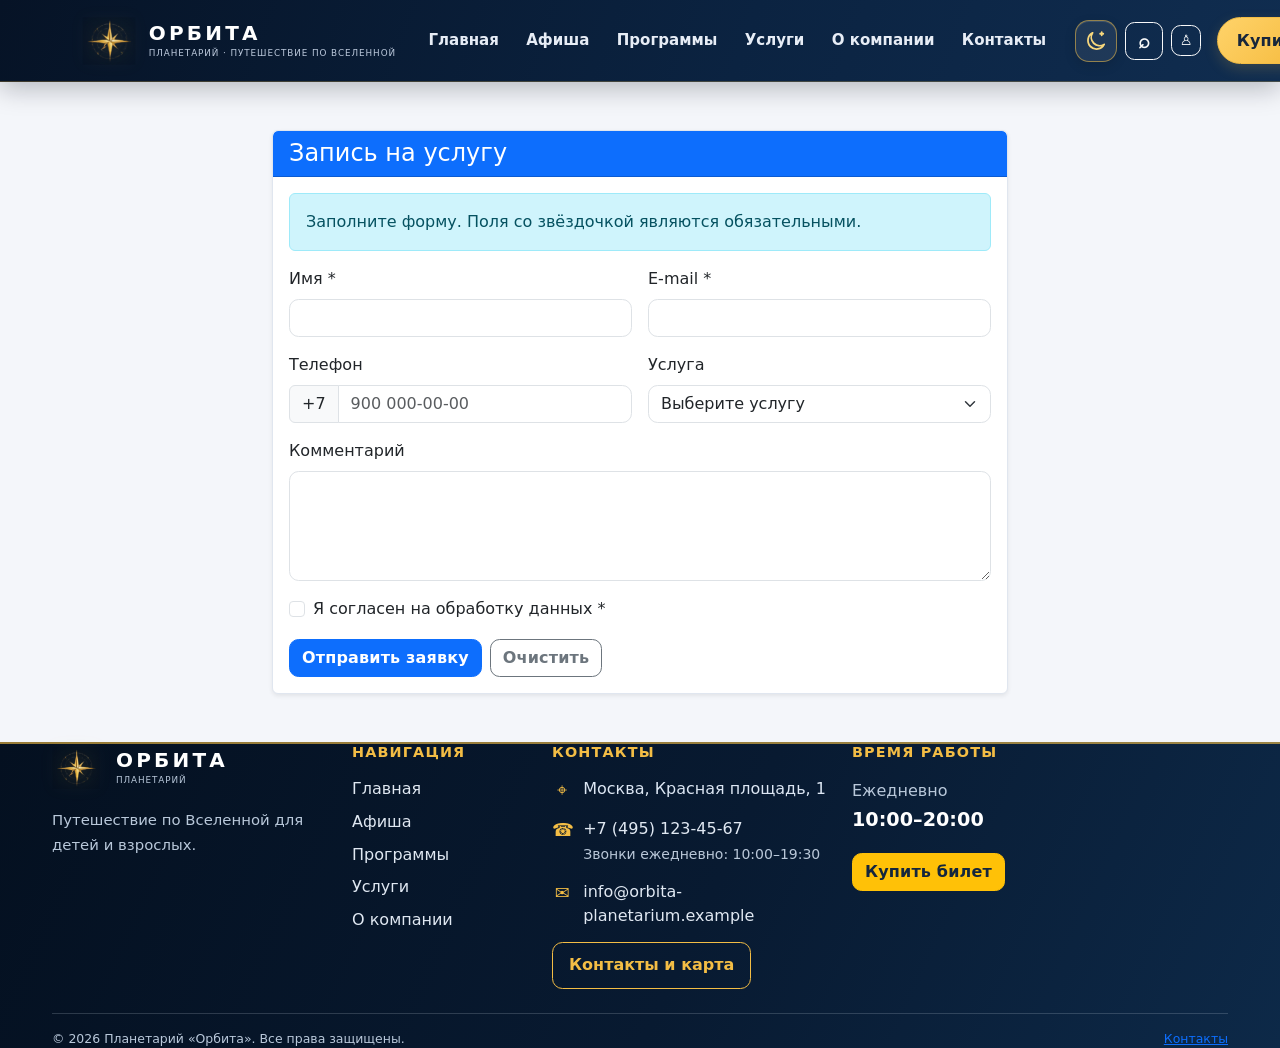
<file: order.html>
<!DOCTYPE html>
<!DOCTYPE html>

<!DOCTYPE html>

<!DOCTYPE html>

<!DOCTYPE html>

<!DOCTYPE html>

<!DOCTYPE html>

<html lang="ru">
<head><script data-orbita-theme-init="true">try{var t=localStorage.getItem('orbita-theme-v1');if(t==='dark'||t==='light')document.documentElement.setAttribute('data-orbita-theme',t);else if(window.matchMedia&&window.matchMedia('(prefers-color-scheme: dark)').matches)document.documentElement.setAttribute('data-orbita-theme','dark');}catch(e){}</script>
<meta charset="utf-8"/>
<meta content="width=device-width, initial-scale=1.0" name="viewport"/>
<title>Заявка — Орбита</title>
<link href="https://cdn.jsdelivr.net/npm/bootstrap@5.3.8/dist/css/bootstrap.min.css" rel="stylesheet"/>
<link href="css/custom.css" rel="stylesheet"/>
</head>
<body>
<nav class="navbar navbar-expand-lg navbar-dark site-navbar sticky-top"><div class="container"><a class="navbar-brand d-flex align-items-center gap-3" href="index.html"><img alt="Логотип-компас планетария Орбита" class="brand-logo" height="54" src="images/orbita-compass-logo.png" width="54"/><span class="brand-copy"><span class="brand-name">ОРБИТА</span><span class="brand-caption">ПЛАНЕТАРИЙ · ПУТЕШЕСТВИЕ ПО ВСЕЛЕННОЙ</span></span></a><button aria-controls="mainNavbar" aria-expanded="false" aria-label="Открыть меню" class="navbar-toggler" data-bs-target="#mainNavbar" data-bs-toggle="collapse" type="button"><span class="navbar-toggler-icon"></span></button><div class="collapse navbar-collapse" id="mainNavbar"><ul class="navbar-nav ms-auto align-items-lg-center"><li class="nav-item"><a class="nav-link" href="index.html">Главная</a></li><li class="nav-item"><a class="nav-link" href="afisha.html">Афиша</a></li><li class="nav-item"><a class="nav-link" href="catalog.html">Программы</a></li><li class="nav-item"><a class="nav-link" href="services.html">Услуги</a></li><li class="nav-item"><a class="nav-link" href="about.html">О компании</a></li><li class="nav-item"><a class="nav-link" href="contacts.html">Контакты</a></li></ul><div class="orbita-global-tools d-flex align-items-center gap-2 ms-lg-3 mt-3 mt-lg-0">
<button aria-label="Переключить тему" class="btn btn-outline-light btn-sm orbita-icon-btn" id="orbita-theme-toggle" title="Сменить тему" type="button">
<span aria-hidden="true" class="theme-orbit">
<svg class="theme-svg theme-moon" focusable="false" viewbox="0 0 24 24">
<path d="M20.2 15.4A8.4 8.4 0 0 1 8.6 3.8 8.6 8.6 0 1 0 20.2 15.4Z"></path>
<path class="theme-star" d="M17.7 3.2v3.1M16.15 4.75h3.1"></path>
</svg>
<svg class="theme-svg theme-sun" focusable="false" viewbox="0 0 24 24">
<circle cx="12" cy="12" r="4.1"></circle>
<path d="M12 1.8v2.1M12 20.1v2.1M4.8 4.8l1.5 1.5m11.4 11.4 1.5 1.5M1.8 12h2.1m16.2 0h2.1M4.8 19.2l1.5-1.5M17.7 6.3l1.5-1.5"></path>
</svg>
</span>
</button>
<button aria-label="Поиск по сайту" class="btn btn-outline-light btn-sm orbita-icon-btn" data-orbita-search-open="" title="Поиск" type="button"><span aria-hidden="true">⌕</span></button>
<a aria-label="Личный кабинет" class="btn btn-outline-light btn-sm orbita-account-link" href="account.html"><span aria-hidden="true">♙</span><span class="d-lg-none ms-1">Личный кабинет</span></a>
</div><a class="btn btn-warning ms-lg-3 mt-2 mt-lg-0" href="order.html">Купить билет</a></div></div></nav>
<main class="container my-5">
<div class="row justify-content-center">
<div class="col-12 col-lg-8">
<div class="card shadow-sm">
<div class="card-header bg-primary text-white">
<h1 class="h4 mb-0">Запись на услугу</h1>
</div>
<div class="card-body">
<div class="alert alert-info" role="alert">
              Заполните форму. Поля со звёздочкой являются обязательными.
            </div>
<form>
<div class="row g-3">
<div class="col-12 col-md-6">
<label class="form-label" for="order-name">Имя *</label>
<input class="form-control" id="order-name" name="name" required="" type="text"/>
</div>
<div class="col-12 col-md-6">
<label class="form-label" for="order-email">E-mail *</label>
<input class="form-control" id="order-email" name="email" required="" type="email"/>
</div>
<div class="col-12 col-md-6">
<label class="form-label" for="order-phone">Телефон</label>
<div class="input-group">
<span class="input-group-text">+7</span>
<input class="form-control" id="order-phone" name="phone" placeholder="900 000-00-00" type="tel"/>
</div>
</div>
<div class="col-12 col-md-6">
<label class="form-label" for="order-product">Услуга</label>
<select class="form-select" id="order-product" name="product">
<option selected="">Выберите услугу</option>
<optgroup label="Программы">
<option value="program-1">Путешествие по Солнечной системе</option>
<option value="program-2">Чёрные дыры</option>
<option value="program-3">Ночные наблюдения в телескоп</option>
<option value="program-4">Галактики и Большой взрыв</option>
<option value="program-5">Луна: наш ближайший сосед</option>
<option value="program-6">Наша звезда — Солнце</option>
<option value="program-7">Сатурн и его кольца</option>
<option value="program-8">Туманности: рождение звёзд</option>
<option value="program-9">Кометы и астероиды</option>
</optgroup>
<optgroup label="Услуги">
<option value="service-1">Школьные экскурсии</option>
<option value="service-2">Дни рождения под звёздами</option>
<option value="service-3">Лекторий для взрослых</option>
<option value="service-4">Аренда зала</option>
</optgroup>
</select>
</div>
<div class="col-12">
<label class="form-label" for="order-comment">Комментарий</label>
<textarea class="form-control" id="order-comment" name="comment" rows="4"></textarea>
</div>
<div class="col-12">
<div class="form-check">
<input class="form-check-input" id="order-agree" required="" type="checkbox"/>
<label class="form-check-label" for="order-agree">
                      Я согласен на обработку данных *
                    </label>
</div>
</div>
<div class="col-12 d-flex gap-2">
<button class="btn btn-primary" type="submit">Отправить заявку</button>
<button class="btn btn-outline-secondary" type="reset">Очистить</button>
</div>
</div>
</form>
</div>
</div>
</div>
</div>
</main>
<footer class="site-footer"><div class="container"><div class="row g-4 footer-main">
<div class="col-12 col-lg-3"><a class="footer-brand-link d-flex align-items-center gap-3 text-decoration-none" href="index.html"><img alt="Логотип-компас планетария Орбита" class="brand-logo footer-logo" height="52" src="images/orbita-compass-logo.png" width="52"/><span class="brand-copy"><span class="brand-name">ОРБИТА</span><span class="brand-caption">ПЛАНЕТАРИЙ</span></span></a><p class="footer-description mt-3">Путешествие по Вселенной для детей и взрослых.</p></div>
<div class="col-6 col-lg-2"><h2 class="footer-heading">Навигация</h2><ul class="footer-links"><li><a href="index.html">Главная</a></li><li><a href="afisha.html">Афиша</a></li><li><a href="catalog.html">Программы</a></li><li><a href="services.html">Услуги</a></li><li><a href="about.html">О компании</a></li></ul></div>
<div class="col-6 col-lg-3"><h2 class="footer-heading">Контакты</h2><ul class="footer-contacts"><li><span class="contact-symbol">⌖</span><span>Москва, Красная площадь, 1</span></li><li><span class="contact-symbol">☎</span><span><a href="tel:+74951234567">+7 (495) 123-45-67</a><br/><small>Звонки ежедневно: 10:00–19:30</small></span></li><li><span class="contact-symbol">✉</span><a href="mailto:info@orbita-planetarium.example">info@orbita-planetarium.example</a></li></ul><a class="footer-map-button" href="contacts.html">Контакты и карта</a></div>
<div class="col-12 col-lg-4"><h2 class="footer-heading">Время работы</h2><p class="footer-hours mb-3">Ежедневно<br/><strong>10:00–20:00</strong></p><a class="btn btn-warning" href="order.html">Купить билет</a></div></div>
<div class="footer-bottom mt-4 pt-3 d-flex flex-wrap justify-content-between gap-2"><span>© 2026 Планетарий «Орбита». Все права защищены.</span><a href="contacts.html">Контакты</a></div></div></footer>
<div aria-hidden="true" aria-labelledby="ticketModalLabel" class="modal fade" id="ticketModal" tabindex="-1">
<div class="modal-dialog">
<div class="modal-content">
<form id="ticketForm">
<div class="modal-header">
<h2 class="modal-title h5" id="ticketModalLabel">Покупка билета</h2>
<button aria-label="Закрыть" class="btn-close" data-bs-dismiss="modal" type="button"></button>
</div>
<div class="modal-body">
<div class="mb-3">
<label class="form-label" for="ticket-program">Программа</label>
<select class="form-select" id="ticket-program" required="">
<option data-price="400" value="1">Путешествие по Солнечной системе — 400 руб.</option>
<option data-price="600" value="2">Чёрные дыры — 600 руб.</option>
<option data-price="900" value="3">Ночные наблюдения в телескоп — 900 руб.</option>
<option data-price="500" value="4">Галактики и Большой взрыв — 500 руб.</option>
<option data-price="350" value="5">Луна: наш ближайший сосед — 350 руб.</option>
<option data-price="400" value="6">Наша звезда — Солнце — 400 руб.</option>
<option data-price="450" value="7">Сатурн и его кольца — 450 руб.</option>
<option data-price="550" value="8">Туманности: рождение звёзд — 550 руб.</option>
<option data-price="380" value="9">Кометы и астероиды — 380 руб.</option>
</select>
</div>
<div class="row g-3 mb-3">
<div class="col-7">
<label class="form-label" for="ticket-date">Дата</label>
<input class="form-control" id="ticket-date" required="" type="date"/>
</div>
<div class="col-5">
<label class="form-label" for="ticket-time">Время</label>
<input class="form-control" id="ticket-time" required="" type="time"/>
</div>
</div>
<div class="row g-3 mb-3">
<div class="col-6">
<label class="form-label" for="ticket-name">Имя</label>
<input class="form-control" id="ticket-name" required="" type="text"/>
</div>
<div class="col-6">
<label class="form-label" for="ticket-phone">Телефон</label>
<input class="form-control" id="ticket-phone" required="" type="tel"/>
</div>
</div>
<div class="mb-3">
<label class="form-label" for="ticket-count">Количество билетов</label>
<input class="form-control" id="ticket-count" max="10" min="1" required="" type="number" value="1"/>
</div>
<div aria-live="polite" class="alert alert-light border mt-3 mb-3" id="seat-availability"><strong>Свободные места:</strong> выберите дату и время.</div>
<p class="fs-5 mb-0">Итого: <strong id="ticket-total">0 руб.</strong></p>
<div class="alert alert-success mt-3 mb-0 d-none" id="ticket-success" role="alert">
              Билеты забронированы. Мы позвоним для подтверждения.
            </div>
</div>
<div class="modal-footer">
<button class="btn btn-secondary" data-bs-dismiss="modal" type="button">Закрыть</button>
<button class="btn btn-warning" type="submit">Купить</button>
</div>
</form>
</div>
</div>
</div>
<script src="https://cdn.jsdelivr.net/npm/bootstrap@5.3.8/dist/js/bootstrap.bundle.min.js"></script><script src="js/data.js"></script><script src="js/reviews.js"></script><script src="js/dates.js"></script><script src="js/tickets.js"></script><script src="js/ticket-capacity.js"></script><div aria-hidden="true" aria-labelledby="orbitaSearchTitle" class="modal fade" id="orbitaSearchModal" tabindex="-1">
<div class="modal-dialog modal-dialog-centered modal-lg">
<div class="modal-content orbita-search-modal">
<div class="modal-header">
<div><div class="section-eyebrow">НАВИГАЦИЯ ПО САЙТУ</div><h2 class="modal-title fs-4" id="orbitaSearchTitle">Что ищем во Вселенной?</h2></div>
<button aria-label="Закрыть" class="btn-close" data-bs-dismiss="modal" type="button"></button>
</div>
<div class="modal-body">
<label class="visually-hidden" for="orbitaSearchInput">Поиск по сайту</label>
<input autocomplete="off" class="form-control form-control-lg" id="orbitaSearchInput" placeholder="Например: чёрные дыры, экскурсии, афиша..." type="search"/>
<div aria-live="polite" class="orbita-search-results mt-3" id="orbitaSearchResults"><p class="text-muted mb-0">Введите запрос, чтобы найти программы, услуги и разделы сайта.</p></div>
</div>
</div>
</div>
</div><script src="js/theme.js"></script><script src="js/site-search-index.js"></script><script src="js/site-search.js"></script><script src="js/account.js"></script></body>
</html>
</file>
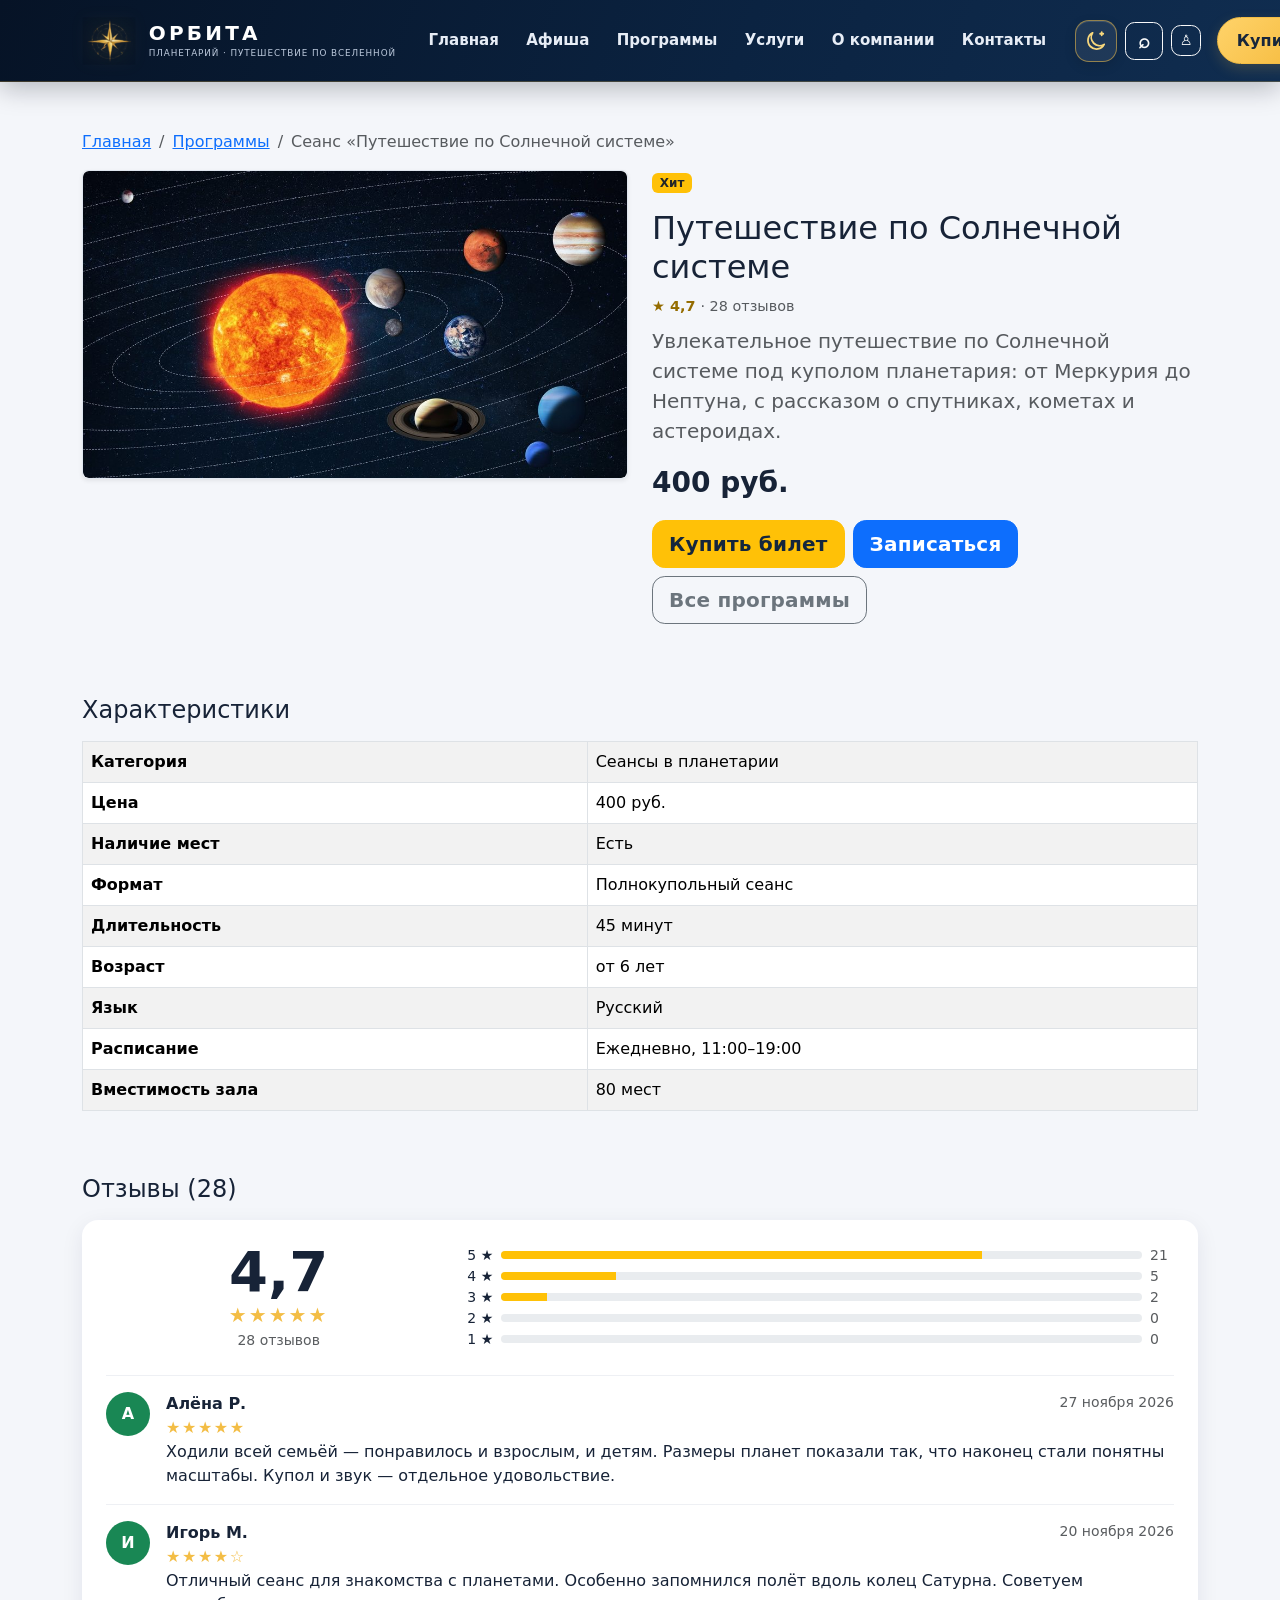
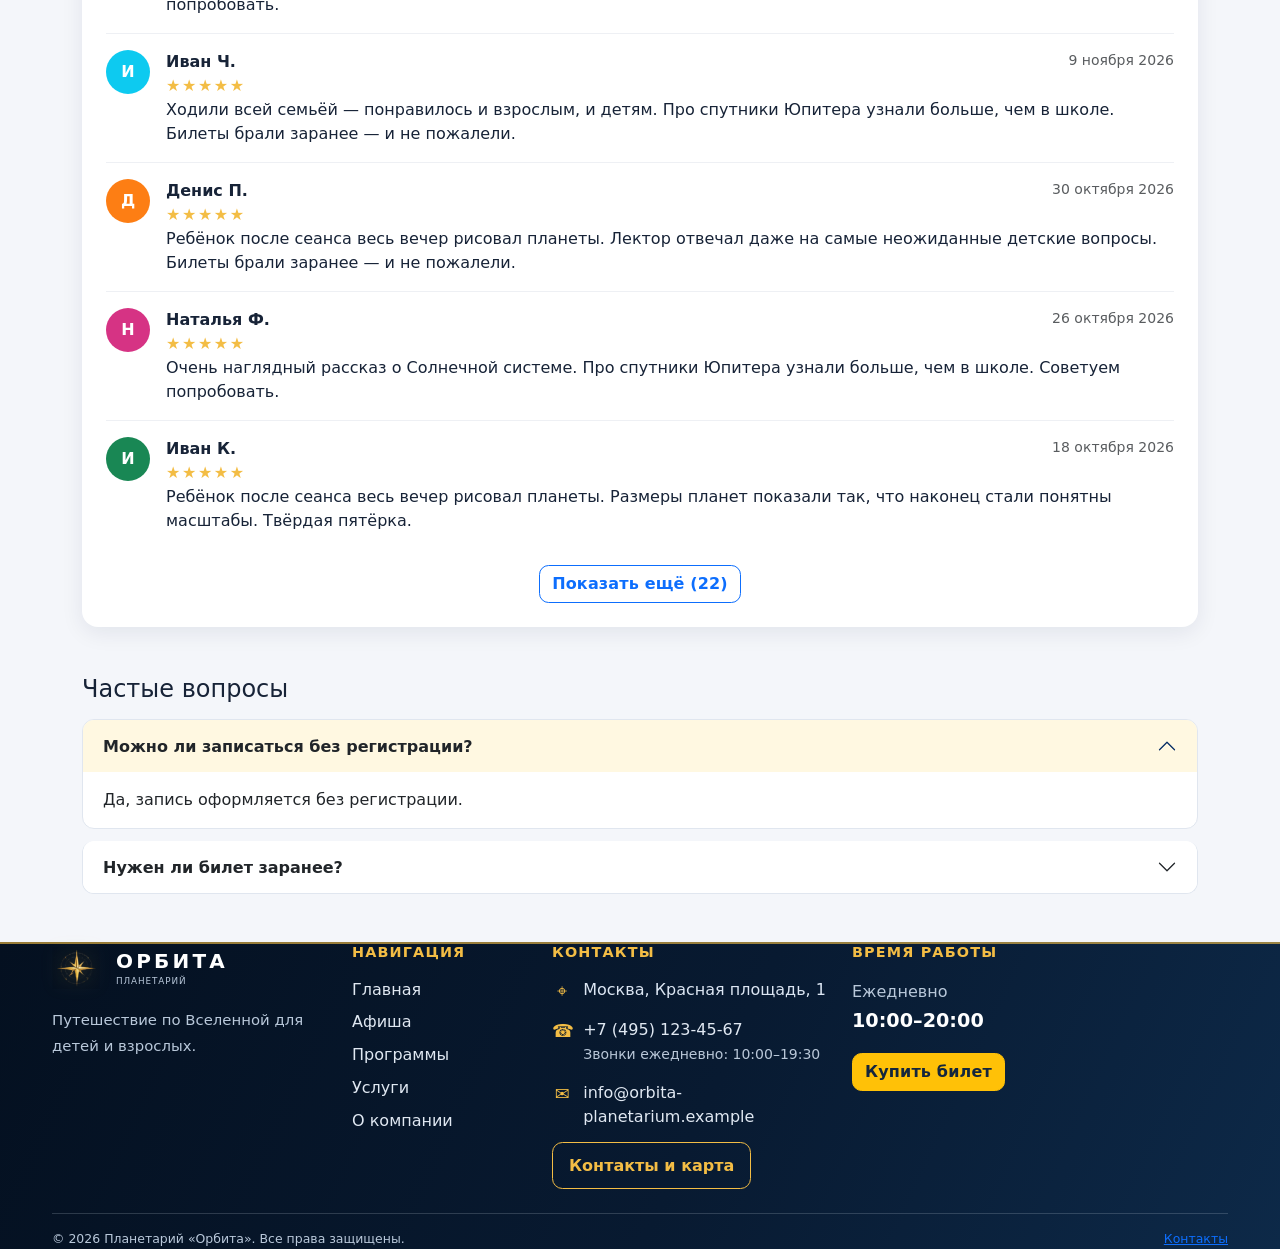
<file: product.html>
<!DOCTYPE html>
<!DOCTYPE html>

<!DOCTYPE html>

<!DOCTYPE html>

<!DOCTYPE html>

<!DOCTYPE html>

<!DOCTYPE html>

<html lang="ru">
<head><script data-orbita-theme-init="true">try{var t=localStorage.getItem('orbita-theme-v1');if(t==='dark'||t==='light')document.documentElement.setAttribute('data-orbita-theme',t);else if(window.matchMedia&&window.matchMedia('(prefers-color-scheme: dark)').matches)document.documentElement.setAttribute('data-orbita-theme','dark');}catch(e){}</script>
<meta charset="utf-8"/>
<meta content="width=device-width, initial-scale=1.0" name="viewport"/>
<title>Услуга — Орбита</title>
<link href="https://cdn.jsdelivr.net/npm/bootstrap@5.3.8/dist/css/bootstrap.min.css" rel="stylesheet"/>
<link href="css/custom.css" rel="stylesheet"/>
</head>
<body>
<nav class="navbar navbar-expand-lg navbar-dark site-navbar sticky-top"><div class="container"><a class="navbar-brand d-flex align-items-center gap-3" href="index.html"><img alt="Логотип-компас планетария Орбита" class="brand-logo" height="54" src="images/orbita-compass-logo.png" width="54"/><span class="brand-copy"><span class="brand-name">ОРБИТА</span><span class="brand-caption">ПЛАНЕТАРИЙ · ПУТЕШЕСТВИЕ ПО ВСЕЛЕННОЙ</span></span></a><button aria-controls="mainNavbar" aria-expanded="false" aria-label="Открыть меню" class="navbar-toggler" data-bs-target="#mainNavbar" data-bs-toggle="collapse" type="button"><span class="navbar-toggler-icon"></span></button><div class="collapse navbar-collapse" id="mainNavbar"><ul class="navbar-nav ms-auto align-items-lg-center"><li class="nav-item"><a class="nav-link" href="index.html">Главная</a></li><li class="nav-item"><a class="nav-link" href="afisha.html">Афиша</a></li><li class="nav-item"><a class="nav-link" href="catalog.html">Программы</a></li><li class="nav-item"><a class="nav-link" href="services.html">Услуги</a></li><li class="nav-item"><a class="nav-link" href="about.html">О компании</a></li><li class="nav-item"><a class="nav-link" href="contacts.html">Контакты</a></li></ul><div class="orbita-global-tools d-flex align-items-center gap-2 ms-lg-3 mt-3 mt-lg-0">
<button aria-label="Переключить тему" class="btn btn-outline-light btn-sm orbita-icon-btn" id="orbita-theme-toggle" title="Сменить тему" type="button">
<span aria-hidden="true" class="theme-orbit">
<svg class="theme-svg theme-moon" focusable="false" viewbox="0 0 24 24">
<path d="M20.2 15.4A8.4 8.4 0 0 1 8.6 3.8 8.6 8.6 0 1 0 20.2 15.4Z"></path>
<path class="theme-star" d="M17.7 3.2v3.1M16.15 4.75h3.1"></path>
</svg>
<svg class="theme-svg theme-sun" focusable="false" viewbox="0 0 24 24">
<circle cx="12" cy="12" r="4.1"></circle>
<path d="M12 1.8v2.1M12 20.1v2.1M4.8 4.8l1.5 1.5m11.4 11.4 1.5 1.5M1.8 12h2.1m16.2 0h2.1M4.8 19.2l1.5-1.5M17.7 6.3l1.5-1.5"></path>
</svg>
</span>
</button>
<button aria-label="Поиск по сайту" class="btn btn-outline-light btn-sm orbita-icon-btn" data-orbita-search-open="" title="Поиск" type="button"><span aria-hidden="true">⌕</span></button>
<a aria-label="Личный кабинет" class="btn btn-outline-light btn-sm orbita-account-link" href="account.html"><span aria-hidden="true">♙</span><span class="d-lg-none ms-1">Личный кабинет</span></a>
</div><a class="btn btn-warning ms-lg-3 mt-2 mt-lg-0" href="order.html">Купить билет</a></div></div></nav>
<main class="container my-5" id="product-root">
<nav aria-label="breadcrumb">
<ol class="breadcrumb">
<li class="breadcrumb-item"><a href="index.html">Главная</a></li>
<li class="breadcrumb-item"><a href="catalog.html">Программы</a></li>
<li aria-current="page" class="breadcrumb-item active" data-p="crumb">Программа</li>
</ol>
</nav>
<div class="row g-4">
<div class="col-12 col-lg-6">
<div class="card shadow-sm product-photo">
<img alt="" class="img-fluid rounded" data-p="img" src="images/service-01.jpg"/>
</div>
</div>
<div class="col-12 col-lg-6">
<span class="badge bg-warning text-dark mb-3" data-p="badge">Хит</span>
<h1 class="h2" data-p="title"></h1>
<div class="mb-2" data-p="rating"></div>
<p class="lead text-muted" data-p="lead"></p>
<p class="fs-3 fw-bold" data-p="price"></p>
<div class="d-flex flex-wrap gap-2 mb-4">
<button class="btn btn-warning btn-lg" data-bs-target="#ticketModal" data-bs-toggle="modal" data-p="buy" type="button">Купить билет</button>
<a class="btn btn-primary btn-lg" href="order.html">Записаться</a>
<a class="btn btn-outline-secondary btn-lg" href="catalog.html">Все программы</a>
</div>
</div>
</div>
<section class="mt-5">
<h2 class="h4 mb-3">Характеристики</h2>
<div class="table-responsive">
<table class="table table-striped table-bordered align-middle bg-white">
<tbody data-p="rows"></tbody>
</table>
</div>
</section>
<section class="mt-5" id="reviews">
<h2 class="h4 mb-3">Отзывы (<span data-p="reviews-count"></span>)</h2>
<div class="reviews-block" data-reviews="auto"></div>
</section>
<section class="mt-5">
<h2 class="h4 mb-3">Частые вопросы</h2>
<div class="accordion" id="faqAccordion">
<div class="accordion-item">
<h3 class="accordion-header">
<button aria-controls="faqOne" aria-expanded="true" class="accordion-button" data-bs-target="#faqOne" data-bs-toggle="collapse" type="button">
              Можно ли записаться без регистрации?
            </button>
</h3>
<div class="accordion-collapse collapse show" data-bs-parent="#faqAccordion" id="faqOne">
<div class="accordion-body">
              Да, запись оформляется без регистрации.
            </div>
</div>
</div>
<div class="accordion-item">
<h3 class="accordion-header">
<button aria-controls="faqTwo" aria-expanded="false" class="accordion-button collapsed" data-bs-target="#faqTwo" data-bs-toggle="collapse" type="button">
              Нужен ли билет заранее?
            </button>
</h3>
<div class="accordion-collapse collapse" data-bs-parent="#faqAccordion" id="faqTwo">
<div class="accordion-body">
              Мы рекомендуем записаться заранее: в зале 80 мест, а популярные сеансы заполняются быстро.
            </div>
</div>
</div>
</div>
</section>
</main>
<footer class="site-footer"><div class="container"><div class="row g-4 footer-main">
<div class="col-12 col-lg-3"><a class="footer-brand-link d-flex align-items-center gap-3 text-decoration-none" href="index.html"><img alt="Логотип-компас планетария Орбита" class="brand-logo footer-logo" height="52" src="images/orbita-compass-logo.png" width="52"/><span class="brand-copy"><span class="brand-name">ОРБИТА</span><span class="brand-caption">ПЛАНЕТАРИЙ</span></span></a><p class="footer-description mt-3">Путешествие по Вселенной для детей и взрослых.</p></div>
<div class="col-6 col-lg-2"><h2 class="footer-heading">Навигация</h2><ul class="footer-links"><li><a href="index.html">Главная</a></li><li><a href="afisha.html">Афиша</a></li><li><a href="catalog.html">Программы</a></li><li><a href="services.html">Услуги</a></li><li><a href="about.html">О компании</a></li></ul></div>
<div class="col-6 col-lg-3"><h2 class="footer-heading">Контакты</h2><ul class="footer-contacts"><li><span class="contact-symbol">⌖</span><span>Москва, Красная площадь, 1</span></li><li><span class="contact-symbol">☎</span><span><a href="tel:+74951234567">+7 (495) 123-45-67</a><br/><small>Звонки ежедневно: 10:00–19:30</small></span></li><li><span class="contact-symbol">✉</span><a href="mailto:info@orbita-planetarium.example">info@orbita-planetarium.example</a></li></ul><a class="footer-map-button" href="contacts.html">Контакты и карта</a></div>
<div class="col-12 col-lg-4"><h2 class="footer-heading">Время работы</h2><p class="footer-hours mb-3">Ежедневно<br/><strong>10:00–20:00</strong></p><a class="btn btn-warning" href="order.html">Купить билет</a></div></div>
<div class="footer-bottom mt-4 pt-3 d-flex flex-wrap justify-content-between gap-2"><span>© 2026 Планетарий «Орбита». Все права защищены.</span><a href="contacts.html">Контакты</a></div></div></footer>
<div aria-hidden="true" aria-labelledby="ticketModalLabel" class="modal fade" id="ticketModal" tabindex="-1">
<div class="modal-dialog">
<div class="modal-content">
<form id="ticketForm">
<div class="modal-header">
<h2 class="modal-title h5" id="ticketModalLabel">Покупка билета</h2>
<button aria-label="Закрыть" class="btn-close" data-bs-dismiss="modal" type="button"></button>
</div>
<div class="modal-body">
<div class="mb-3">
<label class="form-label" for="ticket-program">Программа</label>
<select class="form-select" id="ticket-program" required="">
<option data-price="400" value="1">Путешествие по Солнечной системе — 400 руб.</option>
<option data-price="600" value="2">Чёрные дыры — 600 руб.</option>
<option data-price="900" value="3">Ночные наблюдения в телескоп — 900 руб.</option>
<option data-price="500" value="4">Галактики и Большой взрыв — 500 руб.</option>
<option data-price="350" value="5">Луна: наш ближайший сосед — 350 руб.</option>
<option data-price="400" value="6">Наша звезда — Солнце — 400 руб.</option>
<option data-price="450" value="7">Сатурн и его кольца — 450 руб.</option>
<option data-price="550" value="8">Туманности: рождение звёзд — 550 руб.</option>
<option data-price="380" value="9">Кометы и астероиды — 380 руб.</option>
</select>
</div>
<div class="row g-3 mb-3">
<div class="col-7">
<label class="form-label" for="ticket-date">Дата</label>
<input class="form-control" id="ticket-date" required="" type="date"/>
</div>
<div class="col-5">
<label class="form-label" for="ticket-time">Время</label>
<input class="form-control" id="ticket-time" required="" type="time"/>
</div>
</div>
<div class="row g-3 mb-3">
<div class="col-6">
<label class="form-label" for="ticket-name">Имя</label>
<input class="form-control" id="ticket-name" required="" type="text"/>
</div>
<div class="col-6">
<label class="form-label" for="ticket-phone">Телефон</label>
<input class="form-control" id="ticket-phone" required="" type="tel"/>
</div>
</div>
<div class="mb-3">
<label class="form-label" for="ticket-count">Количество билетов</label>
<input class="form-control" id="ticket-count" max="10" min="1" required="" type="number" value="1"/>
</div>
<div aria-live="polite" class="alert alert-light border mt-3 mb-3" id="seat-availability"><strong>Свободные места:</strong> выберите дату и время.</div>
<p class="fs-5 mb-0">Итого: <strong id="ticket-total">0 руб.</strong></p>
<div class="alert alert-success mt-3 mb-0 d-none" id="ticket-success" role="alert">
              Билеты забронированы. Мы позвоним для подтверждения.
            </div>
</div>
<div class="modal-footer">
<button class="btn btn-secondary" data-bs-dismiss="modal" type="button">Закрыть</button>
<button class="btn btn-warning" type="submit">Купить</button>
</div>
</form>
</div>
</div>
</div>
<script src="https://cdn.jsdelivr.net/npm/bootstrap@5.3.8/dist/js/bootstrap.bundle.min.js"></script><script src="js/data.js"></script><script src="js/reviews.js"></script><script src="js/dates.js"></script><script src="js/tickets.js"></script><script src="js/ticket-capacity.js"></script><script src="js/catalog-enhancements.js"></script><div aria-hidden="true" aria-labelledby="orbitaSearchTitle" class="modal fade" id="orbitaSearchModal" tabindex="-1">
<div class="modal-dialog modal-dialog-centered modal-lg">
<div class="modal-content orbita-search-modal">
<div class="modal-header">
<div><div class="section-eyebrow">НАВИГАЦИЯ ПО САЙТУ</div><h2 class="modal-title fs-4" id="orbitaSearchTitle">Что ищем во Вселенной?</h2></div>
<button aria-label="Закрыть" class="btn-close" data-bs-dismiss="modal" type="button"></button>
</div>
<div class="modal-body">
<label class="visually-hidden" for="orbitaSearchInput">Поиск по сайту</label>
<input autocomplete="off" class="form-control form-control-lg" id="orbitaSearchInput" placeholder="Например: чёрные дыры, экскурсии, афиша..." type="search"/>
<div aria-live="polite" class="orbita-search-results mt-3" id="orbitaSearchResults"><p class="text-muted mb-0">Введите запрос, чтобы найти программы, услуги и разделы сайта.</p></div>
</div>
</div>
</div>
</div><script src="js/theme.js"></script><script src="js/site-search-index.js"></script><script src="js/site-search.js"></script><script src="js/account.js"></script></body>
</html>
</file>
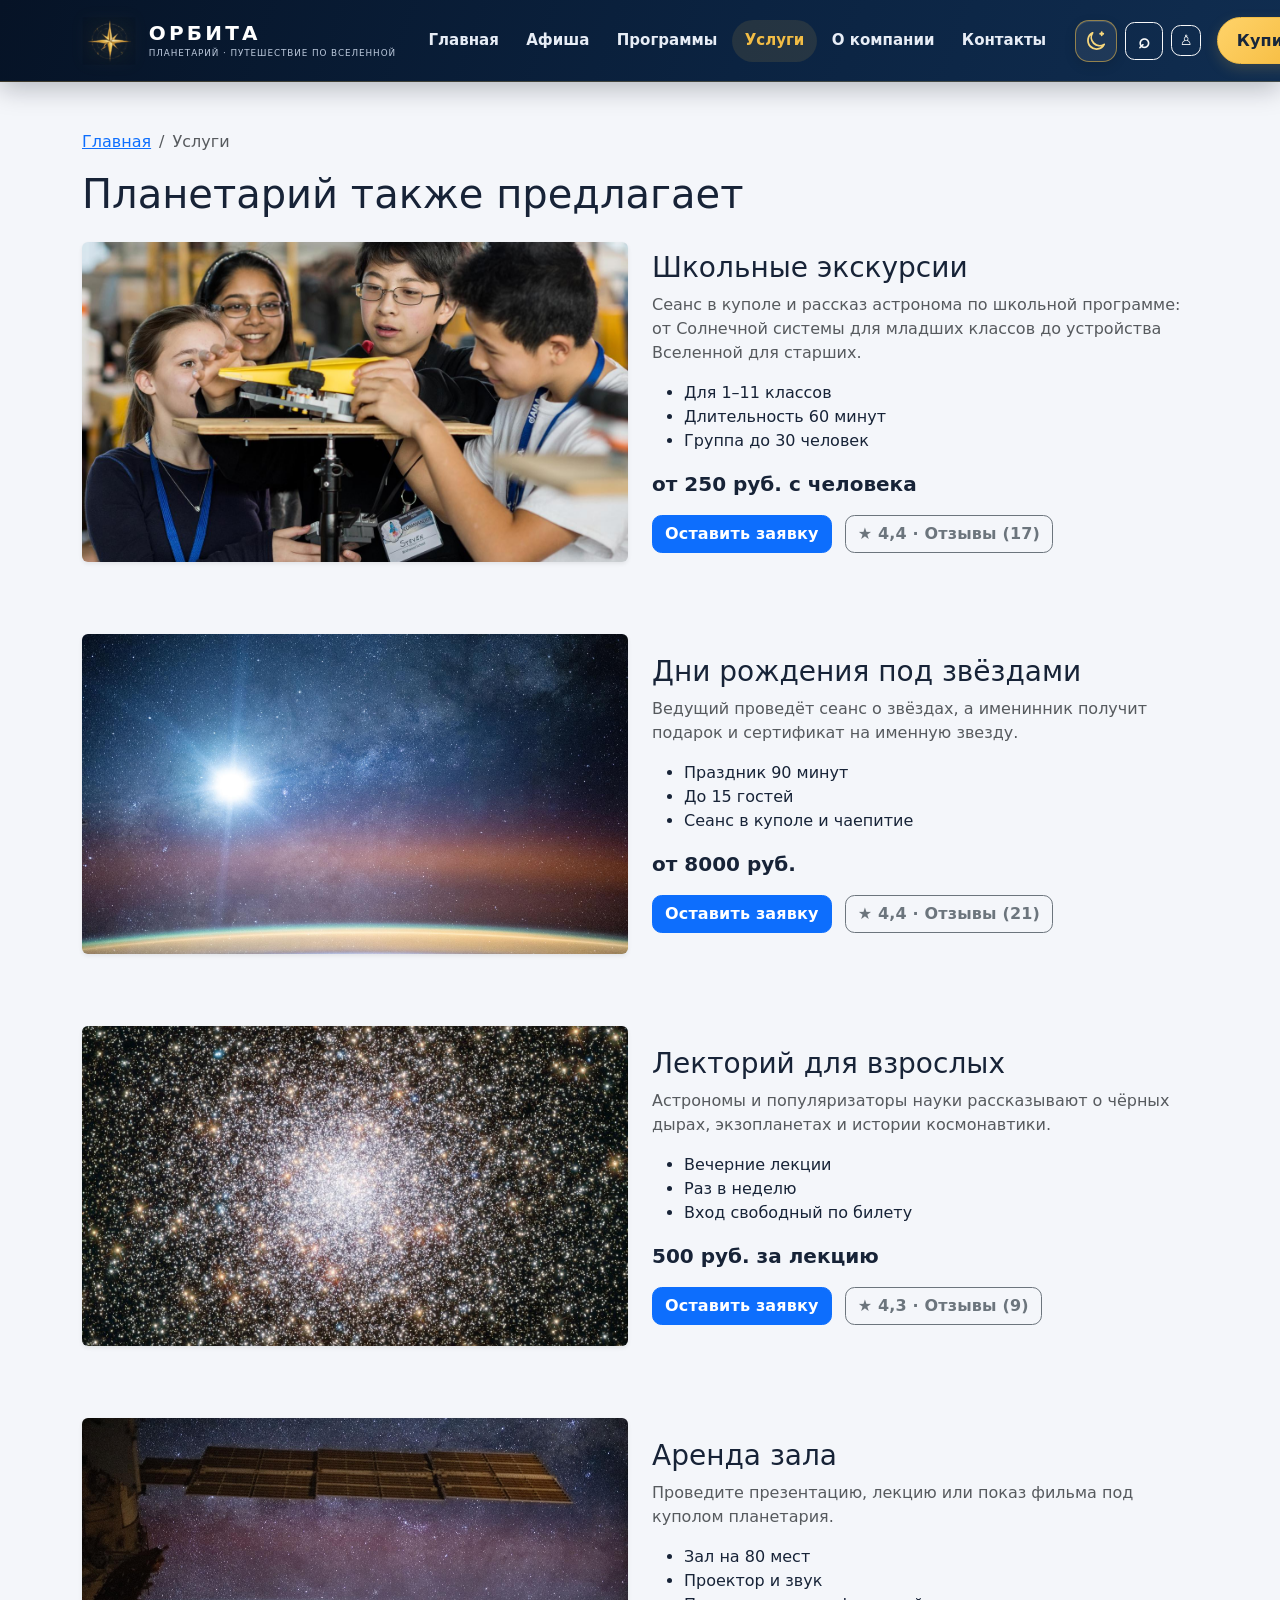
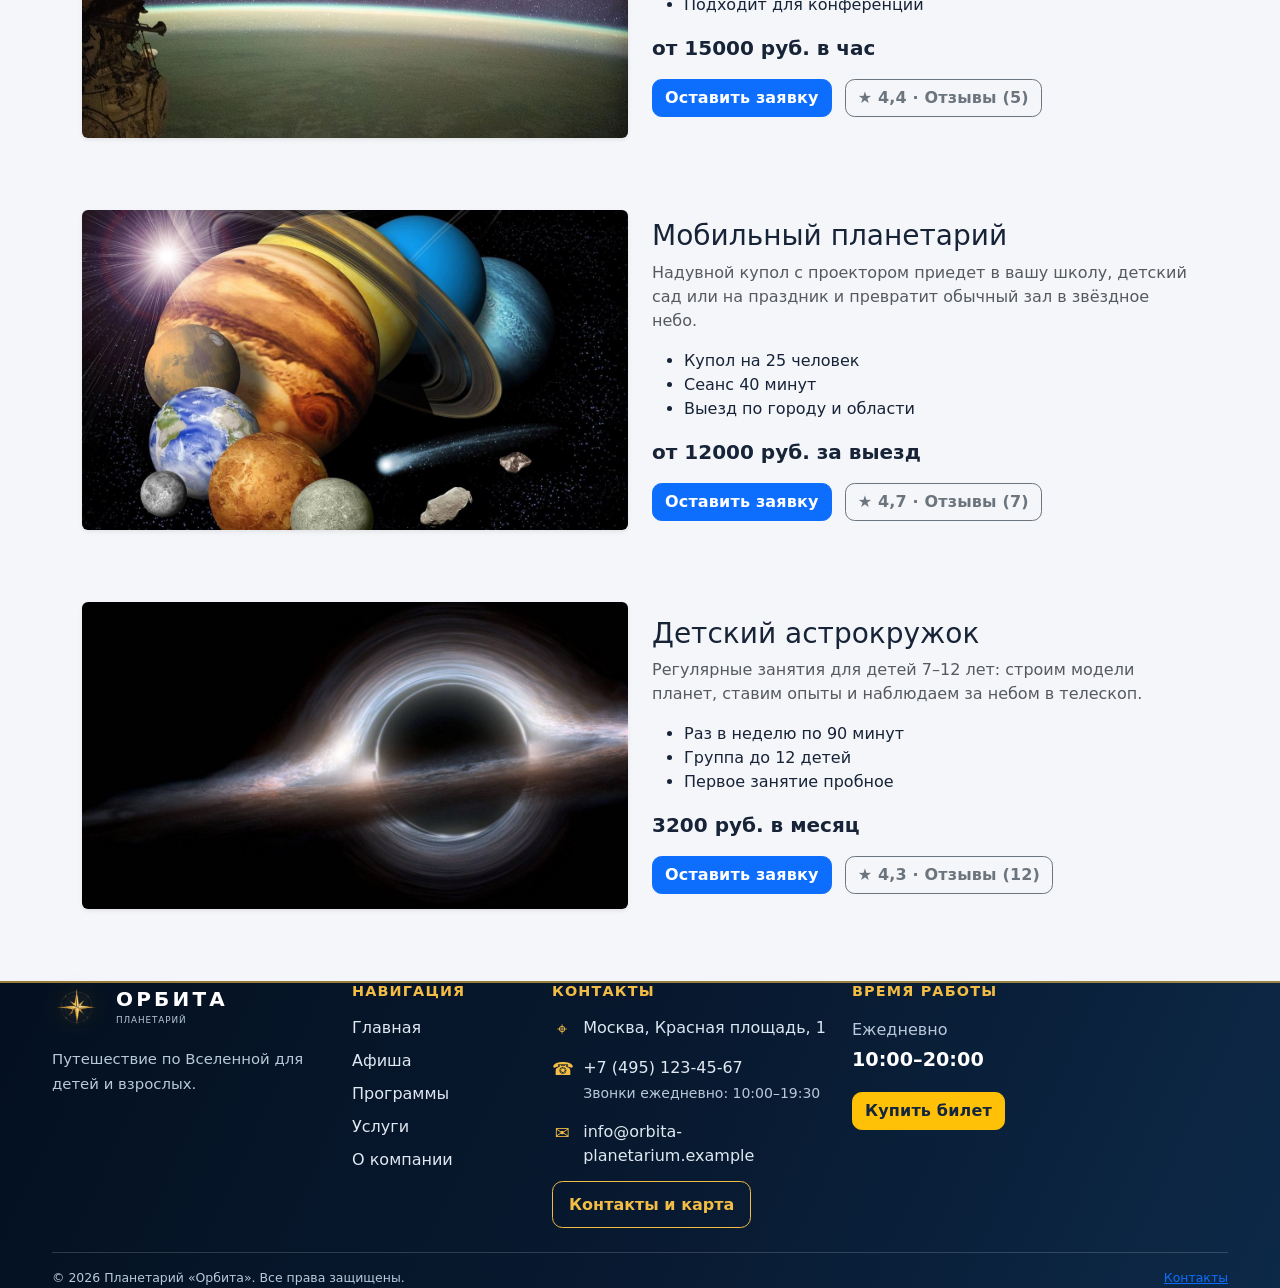
<file: services.html>
<!DOCTYPE html>
<!DOCTYPE html>

<!DOCTYPE html>

<!DOCTYPE html>

<!DOCTYPE html>

<!DOCTYPE html>

<!DOCTYPE html>

<!DOCTYPE html>

<!DOCTYPE html>

<html lang="ru">
<head><script data-orbita-theme-init="true">try{var t=localStorage.getItem('orbita-theme-v1');if(t==='dark'||t==='light')document.documentElement.setAttribute('data-orbita-theme',t);else if(window.matchMedia&&window.matchMedia('(prefers-color-scheme: dark)').matches)document.documentElement.setAttribute('data-orbita-theme','dark');}catch(e){}</script>
<meta charset="utf-8"/>
<meta content="width=device-width, initial-scale=1.0" name="viewport"/>
<title>Услуги — Орбита</title>
<link href="https://cdn.jsdelivr.net/npm/bootstrap@5.3.8/dist/css/bootstrap.min.css" rel="stylesheet"/>
<link href="css/custom.css" rel="stylesheet"/>
</head>
<body>
<nav class="navbar navbar-expand-lg navbar-dark site-navbar sticky-top"><div class="container"><a class="navbar-brand d-flex align-items-center gap-3" href="index.html"><img alt="Логотип-компас планетария Орбита" class="brand-logo" height="54" src="images/orbita-compass-logo.png" width="54"/><span class="brand-copy"><span class="brand-name">ОРБИТА</span><span class="brand-caption">ПЛАНЕТАРИЙ · ПУТЕШЕСТВИЕ ПО ВСЕЛЕННОЙ</span></span></a><button aria-controls="mainNavbar" aria-expanded="false" aria-label="Открыть меню" class="navbar-toggler" data-bs-target="#mainNavbar" data-bs-toggle="collapse" type="button"><span class="navbar-toggler-icon"></span></button><div class="collapse navbar-collapse" id="mainNavbar"><ul class="navbar-nav ms-auto align-items-lg-center"><li class="nav-item"><a class="nav-link" href="index.html">Главная</a></li><li class="nav-item"><a class="nav-link" href="afisha.html">Афиша</a></li><li class="nav-item"><a class="nav-link" href="catalog.html">Программы</a></li><li class="nav-item"><a aria-current="page" class="nav-link active" href="services.html">Услуги</a></li><li class="nav-item"><a class="nav-link" href="about.html">О компании</a></li><li class="nav-item"><a class="nav-link" href="contacts.html">Контакты</a></li></ul><div class="orbita-global-tools d-flex align-items-center gap-2 ms-lg-3 mt-3 mt-lg-0">
<button aria-label="Переключить тему" class="btn btn-outline-light btn-sm orbita-icon-btn" id="orbita-theme-toggle" title="Сменить тему" type="button">
<span aria-hidden="true" class="theme-orbit">
<svg class="theme-svg theme-moon" focusable="false" viewbox="0 0 24 24">
<path d="M20.2 15.4A8.4 8.4 0 0 1 8.6 3.8 8.6 8.6 0 1 0 20.2 15.4Z"></path>
<path class="theme-star" d="M17.7 3.2v3.1M16.15 4.75h3.1"></path>
</svg>
<svg class="theme-svg theme-sun" focusable="false" viewbox="0 0 24 24">
<circle cx="12" cy="12" r="4.1"></circle>
<path d="M12 1.8v2.1M12 20.1v2.1M4.8 4.8l1.5 1.5m11.4 11.4 1.5 1.5M1.8 12h2.1m16.2 0h2.1M4.8 19.2l1.5-1.5M17.7 6.3l1.5-1.5"></path>
</svg>
</span>
</button>
<button aria-label="Поиск по сайту" class="btn btn-outline-light btn-sm orbita-icon-btn" data-orbita-search-open="" title="Поиск" type="button"><span aria-hidden="true">⌕</span></button>
<a aria-label="Личный кабинет" class="btn btn-outline-light btn-sm orbita-account-link" href="account.html"><span aria-hidden="true">♙</span><span class="d-lg-none ms-1">Личный кабинет</span></a>
</div><a class="btn btn-warning ms-lg-3 mt-2 mt-lg-0" href="order.html">Купить билет</a></div></div></nav>
<main class="container my-5">
<nav aria-label="breadcrumb">
<ol class="breadcrumb">
<li class="breadcrumb-item"><a href="index.html">Главная</a></li>
<li aria-current="page" class="breadcrumb-item active">Услуги</li>
</ol>
</nav>
<h1 class="mb-4">Планетарий также предлагает</h1>
<section class="row g-4 align-items-center mb-5" id="service-1">
<div class="col-12 col-lg-6">
<img alt="Школьные экскурсии" class="img-fluid rounded shadow-sm w-100 service-photo" src="images/kids.jpg"/>
</div>
<div class="col-12 col-lg-6">
<h2 class="h3">Школьные экскурсии</h2>
<p class="text-muted">Сеанс в куполе и рассказ астронома по школьной программе: от Солнечной системы для младших классов до устройства Вселенной для старших.</p>
<ul><li>Для 1–11 классов</li><li>Длительность 60 минут</li><li>Группа до 30 человек</li></ul>
<p class="fs-5 fw-bold">от 250 руб. с человека</p>
<a class="btn btn-primary me-2" href="order.html">Оставить заявку</a>
<button aria-controls="sr-1" aria-expanded="false" class="btn btn-outline-secondary" data-bs-target="#sr-1" data-bs-toggle="collapse" data-review-toggle="s1" type="button">Отзывы</button>
</div>
<div class="col-12">
<div class="collapse" id="sr-1">
<div class="reviews-block" data-reviews="s1"></div>
</div>
</div>
</section>
<section class="row g-4 align-items-center mb-5" id="service-2">
<div class="col-12 col-lg-6">
<img alt="Дни рождения под звёздами" class="img-fluid rounded shadow-sm w-100 service-photo" src="images/night-sky.jpg"/>
</div>
<div class="col-12 col-lg-6">
<h2 class="h3">Дни рождения под звёздами</h2>
<p class="text-muted">Ведущий проведёт сеанс о звёздах, а именинник получит подарок и сертификат на именную звезду.</p>
<ul><li>Праздник 90 минут</li><li>До 15 гостей</li><li>Сеанс в куполе и чаепитие</li></ul>
<p class="fs-5 fw-bold">от 8000 руб.</p>
<a class="btn btn-primary me-2" href="order.html">Оставить заявку</a>
<button aria-controls="sr-2" aria-expanded="false" class="btn btn-outline-secondary" data-bs-target="#sr-2" data-bs-toggle="collapse" data-review-toggle="s2" type="button">Отзывы</button>
</div>
<div class="col-12">
<div class="collapse" id="sr-2">
<div class="reviews-block" data-reviews="s2"></div>
</div>
</div>
</section>
<section class="row g-4 align-items-center mb-5" id="service-3">
<div class="col-12 col-lg-6">
<img alt="Лекторий для взрослых" class="img-fluid rounded shadow-sm w-100 service-photo" src="images/cluster.jpg"/>
</div>
<div class="col-12 col-lg-6">
<h2 class="h3">Лекторий для взрослых</h2>
<p class="text-muted">Астрономы и популяризаторы науки рассказывают о чёрных дырах, экзопланетах и истории космонавтики.</p>
<ul><li>Вечерние лекции</li><li>Раз в неделю</li><li>Вход свободный по билету</li></ul>
<p class="fs-5 fw-bold">500 руб. за лекцию</p>
<a class="btn btn-primary me-2" href="order.html">Оставить заявку</a>
<button aria-controls="sr-3" aria-expanded="false" class="btn btn-outline-secondary" data-bs-target="#sr-3" data-bs-toggle="collapse" data-review-toggle="s3" type="button">Отзывы</button>
</div>
<div class="col-12">
<div class="collapse" id="sr-3">
<div class="reviews-block" data-reviews="s3"></div>
</div>
</div>
</section>
<section class="row g-4 align-items-center mb-5" id="service-4">
<div class="col-12 col-lg-6">
<img alt="Аренда зала" class="img-fluid rounded shadow-sm w-100 service-photo" src="images/milky-way.jpg"/>
</div>
<div class="col-12 col-lg-6">
<h2 class="h3">Аренда зала</h2>
<p class="text-muted">Проведите презентацию, лекцию или показ фильма под куполом планетария.</p>
<ul><li>Зал на 80 мест</li><li>Проектор и звук</li><li>Подходит для конференций</li></ul>
<p class="fs-5 fw-bold">от 15000 руб. в час</p>
<a class="btn btn-primary me-2" href="order.html">Оставить заявку</a>
<button aria-controls="sr-4" aria-expanded="false" class="btn btn-outline-secondary" data-bs-target="#sr-4" data-bs-toggle="collapse" data-review-toggle="s4" type="button">Отзывы</button>
</div>
<div class="col-12">
<div class="collapse" id="sr-4">
<div class="reviews-block" data-reviews="s4"></div>
</div>
</div>
</section>
<section class="row g-4 align-items-center mb-5" id="service-5">
<div class="col-12 col-lg-6">
<img alt="Мобильный планетарий" class="img-fluid rounded shadow-sm w-100 service-photo" src="images/solar-system.jpg"/>
</div>
<div class="col-12 col-lg-6">
<h2 class="h3">Мобильный планетарий</h2>
<p class="text-muted">Надувной купол с проектором приедет в вашу школу, детский сад или на праздник и превратит обычный зал в звёздное небо.</p>
<ul><li>Купол на 25 человек</li><li>Сеанс 40 минут</li><li>Выезд по городу и области</li></ul>
<p class="fs-5 fw-bold">от 12000 руб. за выезд</p>
<a class="btn btn-primary me-2" href="order.html">Оставить заявку</a>
<button aria-controls="sr-5" aria-expanded="false" class="btn btn-outline-secondary" data-bs-target="#sr-5" data-bs-toggle="collapse" data-review-toggle="s5" type="button">Отзывы</button>
</div>
<div class="col-12">
<div class="collapse" id="sr-5">
<div class="reviews-block" data-reviews="s5"></div>
</div>
</div>
</section>
<section class="row g-4 align-items-center mb-5" id="service-6">
<div class="col-12 col-lg-6">
<img alt="Детский астрокружок" class="img-fluid rounded shadow-sm w-100 service-photo" src="images/service-02.jpg"/>
</div>
<div class="col-12 col-lg-6">
<h2 class="h3">Детский астрокружок</h2>
<p class="text-muted">Регулярные занятия для детей 7–12 лет: строим модели планет, ставим опыты и наблюдаем за небом в телескоп.</p>
<ul><li>Раз в неделю по 90 минут</li><li>Группа до 12 детей</li><li>Первое занятие пробное</li></ul>
<p class="fs-5 fw-bold">3200 руб. в месяц</p>
<a class="btn btn-primary me-2" href="order.html">Оставить заявку</a>
<button aria-controls="sr-6" aria-expanded="false" class="btn btn-outline-secondary" data-bs-target="#sr-6" data-bs-toggle="collapse" data-review-toggle="s6" type="button">Отзывы</button>
</div>
<div class="col-12">
<div class="collapse" id="sr-6">
<div class="reviews-block" data-reviews="s6"></div>
</div>
</div>
</section>
</main>
<footer class="site-footer"><div class="container"><div class="row g-4 footer-main">
<div class="col-12 col-lg-3"><a class="footer-brand-link d-flex align-items-center gap-3 text-decoration-none" href="index.html"><img alt="Логотип-компас планетария Орбита" class="brand-logo footer-logo" height="52" src="images/orbita-compass-logo.png" width="52"/><span class="brand-copy"><span class="brand-name">ОРБИТА</span><span class="brand-caption">ПЛАНЕТАРИЙ</span></span></a><p class="footer-description mt-3">Путешествие по Вселенной для детей и взрослых.</p></div>
<div class="col-6 col-lg-2"><h2 class="footer-heading">Навигация</h2><ul class="footer-links"><li><a href="index.html">Главная</a></li><li><a href="afisha.html">Афиша</a></li><li><a href="catalog.html">Программы</a></li><li><a href="services.html">Услуги</a></li><li><a href="about.html">О компании</a></li></ul></div>
<div class="col-6 col-lg-3"><h2 class="footer-heading">Контакты</h2><ul class="footer-contacts"><li><span class="contact-symbol">⌖</span><span>Москва, Красная площадь, 1</span></li><li><span class="contact-symbol">☎</span><span><a href="tel:+74951234567">+7 (495) 123-45-67</a><br/><small>Звонки ежедневно: 10:00–19:30</small></span></li><li><span class="contact-symbol">✉</span><a href="mailto:info@orbita-planetarium.example">info@orbita-planetarium.example</a></li></ul><a class="footer-map-button" href="contacts.html">Контакты и карта</a></div>
<div class="col-12 col-lg-4"><h2 class="footer-heading">Время работы</h2><p class="footer-hours mb-3">Ежедневно<br/><strong>10:00–20:00</strong></p><a class="btn btn-warning" href="order.html">Купить билет</a></div></div>
<div class="footer-bottom mt-4 pt-3 d-flex flex-wrap justify-content-between gap-2"><span>© 2026 Планетарий «Орбита». Все права защищены.</span><a href="contacts.html">Контакты</a></div></div></footer>
<div aria-hidden="true" aria-labelledby="ticketModalLabel" class="modal fade" id="ticketModal" tabindex="-1">
<div class="modal-dialog">
<div class="modal-content">
<form id="ticketForm">
<div class="modal-header">
<h2 class="modal-title h5" id="ticketModalLabel">Покупка билета</h2>
<button aria-label="Закрыть" class="btn-close" data-bs-dismiss="modal" type="button"></button>
</div>
<div class="modal-body">
<div class="mb-3">
<label class="form-label" for="ticket-program">Программа</label>
<select class="form-select" id="ticket-program" required="">
<option data-price="400" value="1">Путешествие по Солнечной системе — 400 руб.</option>
<option data-price="600" value="2">Чёрные дыры — 600 руб.</option>
<option data-price="900" value="3">Ночные наблюдения в телескоп — 900 руб.</option>
<option data-price="500" value="4">Галактики и Большой взрыв — 500 руб.</option>
<option data-price="350" value="5">Луна: наш ближайший сосед — 350 руб.</option>
<option data-price="400" value="6">Наша звезда — Солнце — 400 руб.</option>
<option data-price="450" value="7">Сатурн и его кольца — 450 руб.</option>
<option data-price="550" value="8">Туманности: рождение звёзд — 550 руб.</option>
<option data-price="380" value="9">Кометы и астероиды — 380 руб.</option>
</select>
</div>
<div class="row g-3 mb-3">
<div class="col-7">
<label class="form-label" for="ticket-date">Дата</label>
<input class="form-control" id="ticket-date" required="" type="date"/>
</div>
<div class="col-5">
<label class="form-label" for="ticket-time">Время</label>
<input class="form-control" id="ticket-time" required="" type="time"/>
</div>
</div>
<div class="row g-3 mb-3">
<div class="col-6">
<label class="form-label" for="ticket-name">Имя</label>
<input class="form-control" id="ticket-name" required="" type="text"/>
</div>
<div class="col-6">
<label class="form-label" for="ticket-phone">Телефон</label>
<input class="form-control" id="ticket-phone" required="" type="tel"/>
</div>
</div>
<div class="mb-3">
<label class="form-label" for="ticket-count">Количество билетов</label>
<input class="form-control" id="ticket-count" max="10" min="1" required="" type="number" value="1"/>
</div>
<div aria-live="polite" class="alert alert-light border mt-3 mb-3" id="seat-availability"><strong>Свободные места:</strong> выберите дату и время.</div>
<p class="fs-5 mb-0">Итого: <strong id="ticket-total">0 руб.</strong></p>
<div class="alert alert-success mt-3 mb-0 d-none" id="ticket-success" role="alert">
              Билеты забронированы. Мы позвоним для подтверждения.
            </div>
</div>
<div class="modal-footer">
<button class="btn btn-secondary" data-bs-dismiss="modal" type="button">Закрыть</button>
<button class="btn btn-warning" type="submit">Купить</button>
</div>
</form>
</div>
</div>
</div>
<script src="https://cdn.jsdelivr.net/npm/bootstrap@5.3.8/dist/js/bootstrap.bundle.min.js"></script><script src="js/data.js"></script><script src="js/reviews.js"></script><script src="js/dates.js"></script><script src="js/tickets.js"></script><script src="js/ticket-capacity.js"></script><div aria-hidden="true" aria-labelledby="orbitaSearchTitle" class="modal fade" id="orbitaSearchModal" tabindex="-1">
<div class="modal-dialog modal-dialog-centered modal-lg">
<div class="modal-content orbita-search-modal">
<div class="modal-header">
<div><div class="section-eyebrow">НАВИГАЦИЯ ПО САЙТУ</div><h2 class="modal-title fs-4" id="orbitaSearchTitle">Что ищем во Вселенной?</h2></div>
<button aria-label="Закрыть" class="btn-close" data-bs-dismiss="modal" type="button"></button>
</div>
<div class="modal-body">
<label class="visually-hidden" for="orbitaSearchInput">Поиск по сайту</label>
<input autocomplete="off" class="form-control form-control-lg" id="orbitaSearchInput" placeholder="Например: чёрные дыры, экскурсии, афиша..." type="search"/>
<div aria-live="polite" class="orbita-search-results mt-3" id="orbitaSearchResults"><p class="text-muted mb-0">Введите запрос, чтобы найти программы, услуги и разделы сайта.</p></div>
</div>
</div>
</div>
</div><script src="js/theme.js"></script><script src="js/site-search-index.js"></script><script src="js/site-search.js"></script><script src="js/account.js"></script></body>
</html>
</file>
<file: css/custom.css>
body {
  min-height: 100vh;
  background-color: #f4f6fa;
}

.card-img-top {
  height: 180px;
  object-fit: cover;
}

.hero {
  background:
    linear-gradient(rgba(5, 10, 30, 0.6), rgba(5, 10, 30, 0.75)),
    url("../images/milky-way.jpg") center / cover no-repeat;
}

.thumb {
  width: 96px;
  height: 64px;
  object-fit: cover;
}

.time {
  min-width: 64px;
}

.service-card {
  min-height: 300px;
  overflow: hidden;
}

.service-img {
  height: 100%;
  min-height: 300px;
  object-fit: cover;
  filter: brightness(0.6);
}

.service-photo {
  max-height: 320px;
  object-fit: cover;
}

.schedule-days .nav-link {
  min-width: 84px;
  border: 1px solid #dee2e6;
  background: #fff;
  color: #212529;
  margin-right: 0.5rem;
}

.schedule-days .nav-link.active {
  background: #0d6efd;
  color: #fff;
}

/* ===== Дизайн: кнопки, hover, нажатие ===== */
:root {
  --orbita-ease: cubic-bezier(0.2, 0.8, 0.2, 1);
  --orbita-gold: #ffc107;
  --orbita-glow: rgba(255, 193, 7, 0.45);
}

html {
  scroll-behavior: smooth;
  scroll-padding-top: 72px;
}

.btn {
  font-weight: 600;
  letter-spacing: 0.01em;
  border-radius: 0.6rem;
  transition:
    transform 0.2s var(--orbita-ease),
    box-shadow 0.2s var(--orbita-ease),
    background-color 0.2s,
    border-color 0.2s,
    color 0.2s;
}

.btn:not(:disabled):hover {
  transform: translateY(-2px);
  box-shadow: 0 8px 18px rgba(13, 30, 70, 0.22);
}

.btn:not(:disabled):active {
  transform: translateY(1px) scale(0.97);
  box-shadow: 0 2px 5px rgba(13, 30, 70, 0.25) inset;
  transition-duration: 0.06s;
}

.btn-warning:not(:disabled):hover {
  background-color: #ffcd39;
  box-shadow: 0 8px 22px var(--orbita-glow);
}

.btn-lg {
  border-radius: 0.8rem;
}

.btn:disabled {
  opacity: 0.55;
  cursor: not-allowed;
}

/* Видимый фокус с клавиатуры */
:focus-visible {
  outline: 3px solid var(--orbita-gold);
  outline-offset: 2px;
}

.btn:focus-visible,
.nav-link:focus-visible {
  box-shadow: 0 0 0 0.25rem var(--orbita-glow);
}

/* Навигация: подчёркивание при наведении */
.navbar .nav-link {
  position: relative;
  transition: color 0.2s;
}

.navbar .nav-link::after {
  content: "";
  position: absolute;
  left: 0.5rem;
  right: 0.5rem;
  bottom: 0.2rem;
  height: 2px;
  background: var(--orbita-gold);
  transform: scaleX(0);
  transform-origin: left;
  transition: transform 0.25s var(--orbita-ease);
}

.navbar .nav-link:hover::after,
.navbar .nav-link.active::after {
  transform: scaleX(1);
}

.navbar .dropdown-toggle::after {
  position: static;
  background: none;
  height: auto;
  transform: none;
}

.dropdown-menu {
  border: 0;
  border-radius: 0.75rem;
  box-shadow: 0 12px 30px rgba(13, 30, 70, 0.18);
}

.dropdown-item {
  transition: background-color 0.15s, padding-left 0.2s var(--orbita-ease);
}

.dropdown-item:hover {
  padding-left: 1.5rem;
}

/* Карточки программ и услуг */
.card {
  transition: transform 0.3s var(--orbita-ease), box-shadow 0.3s var(--orbita-ease);
}

.card:hover {
  transform: translateY(-6px);
  box-shadow: 0 16px 34px rgba(13, 30, 70, 0.2) !important;
}

.card-img-top {
  transition: transform 0.5s var(--orbita-ease);
}

.card {
  overflow: hidden;
}

.card:hover .card-img-top {
  transform: scale(1.06);
}

.service-img {
  transition: transform 0.5s var(--orbita-ease), filter 0.3s;
}

.service-card:hover .service-img {
  transform: scale(1.08);
  filter: brightness(0.8);
}

/* Строки афиши и новостей */
.list-group-item {
  transition: background-color 0.2s, transform 0.2s var(--orbita-ease), box-shadow 0.2s;
}

.schedule-days + .tab-content .list-group-item:hover {
  background-color: #fffaf0;
  transform: translateX(4px);
}

.list-group-item-action:hover {
  transform: translateX(4px);
}

.thumb {
  transition: transform 0.3s var(--orbita-ease);
}

.list-group-item:hover .thumb {
  transform: scale(1.06);
}

/* Вкладки дней */
.schedule-days .nav-link {
  border-radius: 0.75rem;
  transition:
    transform 0.2s var(--orbita-ease),
    box-shadow 0.2s,
    background-color 0.2s,
    border-color 0.2s;
}

.schedule-days .nav-link:hover:not(.active) {
  border-color: #0d6efd;
  transform: translateY(-2px);
  box-shadow: 0 6px 14px rgba(13, 110, 253, 0.18);
}

.schedule-days .nav-link:active {
  transform: scale(0.96);
}

.schedule-days .nav-link.active {
  box-shadow: 0 6px 16px rgba(13, 110, 253, 0.35);
}

/* Поля форм */
.form-control,
.form-select {
  border-radius: 0.6rem;
  transition: border-color 0.2s, box-shadow 0.2s;
}

.form-control:hover,
.form-select:hover {
  border-color: #86b7fe;
}

/* Ссылки в футере */
footer a {
  transition: color 0.2s, padding-left 0.2s var(--orbita-ease);
}

footer a:hover {
  color: var(--orbita-gold) !important;
  padding-left: 4px;
}

/* Часы в верхней строке */
[data-live-clock] {
  font-variant-numeric: tabular-nums;
}

/* Отзывы */
.review-carousel {
  max-width: 760px;
  background: #fff;
  border-radius: 1rem;
  box-shadow: 0 8px 28px rgba(13, 30, 70, 0.1);
  padding: 2.5rem 4rem 3.5rem;
}

.review-stars {
  color: var(--orbita-gold);
  font-size: 1.6rem;
  letter-spacing: 0.15em;
  margin-bottom: 0.75rem;
}

.review-carousel .carousel-control-prev,
.review-carousel .carousel-control-next {
  width: 3.5rem;
  transition: opacity 0.2s, transform 0.2s var(--orbita-ease);
}

.review-carousel .carousel-control-next:hover {
  transform: translateX(3px);
}

.review-carousel .carousel-control-prev:hover {
  transform: translateX(-3px);
}

@media (max-width: 575.98px) {
  .review-carousel {
    padding: 1.5rem 2.75rem 3rem;
  }
}

/* FAQ */
.faq-wrap {
  max-width: 760px;
}

.accordion-item {
  border-radius: 0.75rem !important;
  overflow: hidden;
  margin-bottom: 0.75rem;
  border: 1px solid #dee2e6;
}

.accordion-button {
  font-weight: 600;
  transition: background-color 0.2s, color 0.2s;
}

.accordion-button:not(.collapsed) {
  background: #fff8e1;
  color: #212529;
  box-shadow: none;
}

.accordion-button:hover:not(:not(.collapsed)) {
  background: #fff8e1;
}

.accordion-button.collapsed:hover {
  background: #f1f4fa;
}

/* Уважаем настройку «уменьшить анимацию» */
@media (prefers-reduced-motion: reduce) {
  html {
    scroll-behavior: auto;
  }

  *,
  *::before,
  *::after {
    transition-duration: 0.01ms !important;
    animation-duration: 0.01ms !important;
  }

  .btn:hover,
  .card:hover,
  .list-group-item:hover {
    transform: none !important;
  }
}

/* ===== Новости и события ===== */
.news-card .news-img {
  position: relative;
  overflow: hidden;
}

.news-card .card-img-top {
  height: 200px;
}

.news-tag {
  position: absolute;
  top: 0.75rem;
  left: 0.75rem;
  font-size: 0.78rem;
  padding: 0.4em 0.75em;
  border-radius: 2rem;
  box-shadow: 0 4px 10px rgba(0, 0, 0, 0.25);
}

.news-card .card-title {
  line-height: 1.3;
}

.news-filter {
  border: 1px solid #ced4da;
  background: #fff;
  border-radius: 2rem;
  padding: 0.4rem 1.1rem;
}

.news-filter:hover:not(.active) {
  border-color: #0d6efd;
  color: #0d6efd;
}

.news-filter.active {
  background: #0d6efd;
  border-color: #0d6efd;
  color: #fff;
}

.news-modal-img {
  width: 100%;
  height: 260px;
  object-fit: cover;
}

/* ===== Отзывы программ и услуг ===== */
.reviews-block {
  background: #fff;
  border-radius: 1rem;
  box-shadow: 0 6px 22px rgba(13, 30, 70, 0.08);
  padding: 1.5rem;
}

.review-item {
  display: flex;
  gap: 1rem;
  padding: 1rem 0;
  border-top: 1px solid #eef0f4;
}

.review-avatar {
  flex: 0 0 auto;
  width: 44px;
  height: 44px;
  border-radius: 50%;
  color: #fff;
  font-weight: 700;
  display: flex;
  align-items: center;
  justify-content: center;
}

.review-stars-sm {
  color: var(--orbita-gold);
  letter-spacing: 0.1em;
}

.rating-chip {
  display: inline-block;
  font-size: 0.9rem;
  font-weight: 600;
  color: #946c00;
}

.rating-chip .text-muted {
  font-weight: 400;
}

.product-photo {
  overflow: hidden;
}


/* ===== Дополнительные функции каталога ===== */
.catalog-tools { background: #fff; border-radius: 1rem; }
.program-actions .btn { font-size: .78rem; padding: .35rem .55rem; }
.program-actions .btn[aria-pressed="true"] { color: #fff; }
.recent-card { color: inherit; overflow: hidden; border: 1px solid #e5e9f0; transition: transform .2s, box-shadow .2s; }
.recent-card:hover { transform: translateY(-3px); box-shadow: 0 8px 20px rgba(13,30,70,.12); }
.recent-card .card-img-top { height: 110px; object-fit: cover; }
#compare-table-wrap th { min-width: 145px; }
#compare-table-wrap td { min-width: 150px; }
#seat-availability { font-size: .95rem; }
@media (max-width: 575.98px) { .program-actions { flex-wrap: wrap; } .program-actions .btn { flex: 1 1 auto; } }


/* ===== Единый фирменный стиль «Орбита»: компас и навигация ===== */
:root {
  --orbita-navy: #071a33;
  --orbita-blue: #102b50;
  --orbita-blue-soft: #183b65;
  --orbita-gold: #f3bd45;
  --orbita-cream: #f6f3eb;
  --orbita-text: #17263b;
}
body { color: var(--orbita-text); background: #f7f8fb; }
.site-topline { background: #06152a; color: #dce6f3; font-size: .82rem; }
.site-topline a { color: #f3bd45; text-decoration: none; }
.site-topline a:hover { color: #fff; }
.topline-dot { display:inline-block; width:7px; height:7px; margin-right:.45rem; border-radius:50%; background:var(--orbita-gold); box-shadow:0 0 0 4px rgba(243,189,69,.14); }
.site-navbar { background: linear-gradient(105deg, #0a1d37, #12345b); box-shadow: 0 8px 24px rgba(5,20,42,.18); }
.site-navbar .navbar-brand { color:#fff; text-decoration:none; }
.brand-compass { width:48px; height:48px; display:grid; place-items:center; border:1px solid rgba(243,189,69,.65); border-radius:50%; background:rgba(255,255,255,.04); }
.brand-compass svg { width:39px; height:39px; fill:none; stroke:#f3bd45; stroke-width:1.7; stroke-linecap:round; stroke-linejoin:round; }
.brand-compass .compass-needle { fill:#f3bd45; stroke:#f3bd45; }
.brand-compass .compass-center { fill:#fff; stroke:#fff; }
.brand-copy { display:flex; flex-direction:column; line-height:1.05; }
.brand-name { font-weight:800; letter-spacing:.19em; font-size:1.12rem; }
.brand-caption { margin-top:5px; color:#c4d1e1; font-size:.52rem; letter-spacing:.105em; }
.site-navbar .nav-link { color:#dce6f3; font-weight:500; padding-left:.75rem!important; padding-right:.75rem!important; }
.site-navbar .nav-link:hover, .site-navbar .nav-link:focus { color:var(--orbita-gold); }
.site-navbar .btn-warning { color:#17263b; background:var(--orbita-gold); border-color:var(--orbita-gold); }
.hero { position:relative; background-position:center; }
.hero .container { position:relative; z-index:1; }
.about-section { background:var(--orbita-cream); }
.section-eyebrow { color:#9a6a12; font-size:.75rem; font-weight:800; letter-spacing:.18em; }
.about-lead { color:#203d61; font-size:1.2rem; font-weight:600; }
.about-compass-art { min-height:300px; position:relative; display:flex; align-items:center; justify-content:center; overflow:hidden; border-radius:1.25rem; background:radial-gradient(circle at center, #244c77 0, #102b50 42%, #071a33 100%); color:var(--orbita-gold); }
.about-orbit { position:absolute; width:235px; height:235px; border:1px solid rgba(243,189,69,.42); border-radius:50%; transform:rotate(-28deg) scaleY(.48); }
.orbit-two { width:285px; height:285px; transform:rotate(48deg) scaleY(.48); border-color:rgba(220,230,243,.28); }
.about-compass-mark { display:grid; place-items:center; width:118px; height:118px; border:2px solid var(--orbita-gold); border-radius:50%; font-size:5rem; line-height:1; text-shadow:0 0 24px rgba(243,189,69,.55); }
.about-star { position:absolute; top:48px; right:22%; font-size:2rem; }
.about-card-label { position:absolute; bottom:24px; font-size:.67rem; letter-spacing:.22em; color:#d8e2ef; }
.about-fact { display:flex; flex-direction:column; border-left:3px solid var(--orbita-gold); padding-left:.75rem; }
.about-fact strong { color:#102b50; }
.about-fact span { color:#697789; font-size:.83rem; }
.site-footer { color:#d9e3ef; background:linear-gradient(115deg,#06152a,#102b50); }
.footer-brand-link { display:inline-flex; align-items:center; gap:.7rem; color:#fff; text-decoration:none; }
.footer-brand-link .brand-compass { width:43px; height:43px; }
.footer-brand-link .brand-compass svg { width:35px; height:35px; }
.footer-brand-link .brand-name { color:#fff; }
.footer-brand-link .brand-caption { color:#b8c8da; }
.footer-description { max-width:390px; color:#b8c8da; font-size:.93rem; line-height:1.7; }
.footer-heading { margin-bottom:1rem; color:#f3bd45; font-size:.9rem; font-weight:800; letter-spacing:.08em; text-transform:uppercase; }
.footer-links, .footer-contacts { margin:0; padding:0; list-style:none; }
.footer-links li { margin-bottom:.55rem; }
.footer-links a, .footer-contacts a { color:#d9e3ef; text-decoration:none; }
.footer-links a:hover, .footer-contacts a:hover { color:#f3bd45; }
.footer-contacts li { display:flex; gap:.7rem; margin-bottom:.85rem; align-items:flex-start; }
.footer-contacts li span:last-child { line-height:1.55; }
.footer-contacts li span a:not(:first-child) { color:#f3bd45; }
.contact-symbol { width:1.25rem; flex:0 0 1.25rem; color:#f3bd45; font-size:1.1rem; text-align:center; }
.footer-hours { color:#b8c8da; line-height:1.7; }
.footer-hours strong { color:#fff; font-size:1.2rem; }
.footer-map-button { display:inline-flex; gap:.8rem; align-items:center; padding:.65rem .9rem; border:1px solid rgba(243,189,69,.7); border-radius:.55rem; color:#f3bd45; text-decoration:none; font-weight:600; }
.footer-map-button:hover { color:#071a33; background:#f3bd45; }
.footer-bottom { border-top:1px solid rgba(220,230,243,.18); color:#9fb0c4; font-size:.78rem; }
@media (max-width: 575.98px) { .brand-caption { font-size:.43rem; } .brand-compass { width:42px; height:42px; } .about-compass-art { min-height:235px; } .site-topline .container { justify-content:center!important; } }

/* ===== Финальная корректировка фирменной шапки и общей геометрии ===== */
:root {
  --orbita-navy: #061326;
  --orbita-blue: #0b2341;
  --orbita-blue-soft: #14365d;
  --orbita-gold: #f3bd45;
  --orbita-page: #eef2f7;
  --orbita-ink: #17263b;
}
html, body { width: 100%; min-height: 100%; }
html { overflow-x: clip; }
body {
  margin: 0;
  color: var(--orbita-ink);
  background: var(--orbita-page) !important;
  overflow-x: clip;
}
/* A single-row header replaces the awkward two-level header. */
.site-navbar,
nav.site-navbar {
  position: sticky;
  top: 0;
  z-index: 1030;
  width: 100%;
  min-height: 82px;
  padding: .65rem 0;
  background: linear-gradient(110deg, #061326 0%, #0b2341 58%, #102d50 100%) !important;
  border-bottom: 1px solid rgba(243,189,69,.24);
  box-shadow: 0 7px 24px rgba(3,12,26,.25);
}
.site-navbar > .container {
  display: flex;
  align-items: center;
  gap: 1.25rem;
}
.site-navbar .navbar-brand {
  flex: 0 0 auto;
  display: inline-flex;
  align-items: center;
  gap: .8rem !important;
  margin: 0;
  padding: .1rem 0;
  color: #fff !important;
  white-space: nowrap;
}
.brand-logo {
  display: block;
  width: 54px;
  height: 54px;
  flex: 0 0 54px;
  object-fit: contain;
  filter: drop-shadow(0 0 8px rgba(243,189,69,.22));
}
.brand-copy { display:flex; flex-direction:column; justify-content:center; line-height:1.05; }
.brand-name { color:#fff !important; font-size:1.25rem; font-weight:800; letter-spacing:.16em; }
.brand-caption { display:block; margin-top:.32rem; color:#bdcadd !important; font-size:.55rem; letter-spacing:.105em; white-space:normal; }
.site-navbar .navbar-collapse { align-items:center; }
.site-navbar .navbar-nav { gap:.15rem; align-items:center; }
.site-navbar .nav-link {
  position:relative;
  display:inline-flex;
  align-items:center;
  min-height:42px;
  padding:.55rem .78rem !important;
  color:#e7edf6 !important;
  font-size:.94rem;
  font-weight:600;
  white-space:nowrap;
  border-radius:999px;
  transition: color .2s ease, background-color .2s ease;
}
.site-navbar .nav-link::after { display:none !important; }
.site-navbar .nav-link:hover,
.site-navbar .nav-link:focus-visible,
.site-navbar .nav-link.active {
  color:var(--orbita-gold) !important;
  background:rgba(243,189,69,.11);
}
.site-navbar .btn-warning {
  min-height:44px;
  margin-left:1rem !important;
  padding:.65rem 1.15rem;
  color:#17263b !important;
  background:linear-gradient(135deg,#ffd36a,#f0ad25) !important;
  border:1px solid #f3bd45 !important;
  border-radius:999px;
  font-weight:700;
  white-space:nowrap;
  box-shadow:0 5px 14px rgba(243,189,69,.17);
}
.site-navbar .btn-warning:hover { background:#ffda83 !important; }
.site-navbar .navbar-toggler {
  border:1px solid rgba(255,255,255,.35);
  border-radius:.65rem;
  padding:.45rem .65rem;
}
.site-navbar .navbar-toggler:focus { box-shadow:0 0 0 .2rem rgba(243,189,69,.25); }
.site-navbar .navbar-toggler-icon { filter:brightness(0) invert(1); }
/* Keep every content section within the viewport and visually separated. */
main { display:block; width:100%; }
main > section:not(.hero) { position:relative; }
main > .container,
main > section > .container { max-width:1140px; }
main > .container.my-5 { padding:2rem; background:#fff; border:1px solid #e0e6ef; border-radius:1.1rem; box-shadow:0 10px 28px rgba(20,43,73,.055); }
.card, .catalog-tools, .reviews-block, .review-carousel, .accordion-item { border-color:#e0e6ef; }
.card:hover, .recent-card:hover { transform:translateY(-3px); }
/* Footer is a full-width dark band, including the container's surrounding area. */
footer.site-footer, .site-footer {
  display:block;
  width:100%;
  margin:0 !important;
  padding:0;
  color:#dce6f3 !important;
  background:linear-gradient(115deg,#041020 0%,#081a31 55%,#0d2948 100%) !important;
  border-top:2px solid rgba(243,189,69,.62);
}
.site-footer .container { max-width:1200px; }
.site-footer .brand-logo { width:48px; height:48px; flex-basis:48px; }
.site-footer .brand-name { color:#fff !important; }
.site-footer .brand-caption { color:#b9c8da !important; }
.site-footer .footer-heading { color:#f3bd45 !important; }
.site-footer .footer-description,
.site-footer .footer-hours,
.site-footer .footer-bottom { color:#b9c8da !important; }
.site-footer .footer-links a,
.site-footer .footer-contacts a { color:#e0e8f2 !important; text-decoration:none; }
.site-footer .footer-links a:hover,
.site-footer .footer-contacts a:hover { color:#f3bd45 !important; }
.site-footer .footer-map-button { color:#f3bd45 !important; }
.site-footer .footer-map-button:hover { color:#071a33 !important; }
@media (max-width: 1199.98px) {
  .site-navbar .nav-link { padding-left:.55rem !important; padding-right:.55rem !important; font-size:.88rem; }
  .brand-caption { max-width:230px; }
}
@media (max-width: 991.98px) {
  .site-navbar { min-height:72px; }
  .site-navbar > .container { flex-wrap:wrap; }
  .site-navbar .navbar-collapse {
    flex-basis:100%;
    width:100%;
    padding:.75rem 0 .35rem;
    border-top:1px solid rgba(255,255,255,.12);
    margin-top:.45rem;
  }
  .site-navbar .navbar-nav { align-items:stretch; gap:.15rem; }
  .site-navbar .nav-link { width:100%; padding:.65rem .8rem !important; }
  .site-navbar .btn-warning { margin:.65rem 0 0 !important; width:100%; }
}
@media (max-width: 575.98px) {
  .brand-logo { width:46px; height:46px; flex-basis:46px; }
  .brand-name { font-size:1.05rem; }
  .brand-caption { max-width:185px; font-size:.48rem; line-height:1.25; }
  main > .container.my-5 { padding:1.15rem; }
  .site-footer .container { padding-left:1.25rem; padding-right:1.25rem; }
}

/* Multi-page navigation, contacts and embedded Yandex map */
.about-teaser,.contact-info-panel{background:linear-gradient(135deg,#102b50,#071a33);color:#f6f3eb;border:1px solid rgba(243,189,69,.25)}
.about-teaser p,.contact-info-panel .text-muted{color:#c6d3e2!important}
.contact-info-panel a{color:#f3bd45}
.map-frame{min-height:430px;background:#0b1d34;border:1px solid rgba(243,189,69,.35)}
.map-frame iframe{display:block;min-height:430px}
.site-navbar .navbar-nav{gap:.15rem}
.site-navbar .nav-link{white-space:nowrap}
.site-footer .footer-map-button{display:inline-flex;align-items:center;justify-content:center;padding:.65rem 1rem;border:1px solid var(--orbita-gold);border-radius:.65rem;color:var(--orbita-gold);text-decoration:none}
.site-footer .footer-map-button:hover{background:var(--orbita-gold);color:#071a33!important}
.site-footer .footer-contacts small{color:#b9c7d8}
.service-card .card-img-overlay{background:linear-gradient(180deg,transparent 25%,rgba(3,12,25,.88))}

/* Additional page content: calm spacing, consistent with the existing Orbit design */
.orbit-extra-section { margin-top:3.25rem !important; margin-bottom:3.25rem !important; }
.orbit-info-card { border:1px solid #e2e8f0 !important; border-radius:1rem; background:#fff; }
.orbit-info-card .card-body { color:#243247; }
.orbit-info-icon { display:flex; align-items:center; justify-content:center; width:42px; height:42px; margin-bottom:1rem; border-radius:50%; color:#14263d; background:rgba(243,189,69,.22); font-size:1.35rem; font-weight:700; }
.orbit-highlight { color:#f5f7fb; background:linear-gradient(135deg,#102b50,#071a33); border:1px solid rgba(243,189,69,.28); }
.orbit-highlight p,.orbit-highlight li { color:#d3deeb; }
.orbit-highlight-light { color:#243247; background:#f3f6fa; border:1px solid #e0e6ef; }
.orbit-highlight-light p { color:#526174; }
.orbit-mini-panel { background:#f4f7fb; border:1px solid #e1e8f0; }
.orbit-mini-panel h3 { color:#142b49; }
.orbit-mini-panel p { color:#536276; }
/* Ensure yellow CTA buttons always have readable dark text, including inside contact panels. */
.btn-warning, a.btn-warning, button.btn-warning,
.contact-info-panel a.btn-warning {
  color:#14263d !important;
  font-weight:700 !important;
}
.btn-warning:hover, a.btn-warning:hover, button.btn-warning:hover,
.contact-info-panel a.btn-warning:hover {
  color:#10223a !important;
}

/* =========================================================
   ORBITA: global theme switch, site search and user account
   ========================================================= */
:root {
  --orbita-page-bg: #f4f6fa;
  --orbita-surface: #ffffff;
  --orbita-text: #172337;
  --orbita-muted: #617086;
  --orbita-border: #dce3ec;
  --orbita-nav-bg: #0b203b;
}
html, body, .card, .modal-content, .list-group-item, .accordion-item,
.form-control, .form-select, .dropdown-menu, .schedule-days .nav-link,
.site-footer, .site-navbar, .about-teaser, .contact-info-panel {
  transition: background-color .58s ease, color .58s ease, border-color .58s ease, box-shadow .58s ease;
}
body {
  background-color: var(--orbita-page-bg);
  color: var(--orbita-text);
}
.site-navbar { background: var(--orbita-nav-bg) !important; }
.orbita-global-tools { flex-shrink: 0; }
.orbita-icon-btn {
  width: 38px; height: 38px; padding: 0;
  display: inline-flex; align-items: center; justify-content: center;
  font-size: 1.25rem; line-height: 1;
}
.orbita-icon-btn .theme-icon-sun { display: none; }
html[data-orbita-theme="dark"] .orbita-icon-btn .theme-icon-moon { display: none; }
html[data-orbita-theme="dark"] .orbita-icon-btn .theme-icon-sun { display: inline; }
.orbita-account-link { white-space: nowrap; }

/* A short radial shimmer makes the theme change feel deliberate, not abrupt. */
body.orbita-theme-transition::after {
  content: ""; position: fixed; inset: 0; z-index: 2000; pointer-events: none;
  background: radial-gradient(circle at var(--theme-x, 90%) var(--theme-y, 8%), rgba(255,193,7,.22), transparent 38%);
  animation: orbitaThemeSweep .72s ease-out forwards;
}
@keyframes orbitaThemeSweep {
  0% { opacity: 0; transform: scale(.72); }
  25% { opacity: 1; }
  100% { opacity: 0; transform: scale(1.35); }
}
@media (prefers-reduced-motion: reduce) {
  *, *::before, *::after { scroll-behavior: auto !important; animation-duration: .01ms !important; transition-duration: .01ms !important; }
}

/* Search modal */
.orbita-search-modal { border: 1px solid var(--orbita-border); border-radius: 1.1rem; overflow: hidden; background: var(--orbita-surface); color: var(--orbita-text); }
.orbita-search-modal .modal-header { border-bottom-color: var(--orbita-border); }
.orbita-search-results { display: grid; gap: .55rem; max-height: 52vh; overflow: auto; }
.orbita-search-result {
  display: grid; gap: .2rem; padding: .85rem 1rem; border: 1px solid var(--orbita-border);
  border-radius: .75rem; text-decoration: none; color: var(--orbita-text); background: var(--orbita-page-bg);
}
.orbita-search-result:hover { border-color: var(--orbita-gold); color: var(--orbita-text); transform: translateX(3px); }
.orbita-search-result-title { font-weight: 700; }
.orbita-search-result-excerpt { color: var(--orbita-muted); font-size: .9rem; }
.orbita-search-result small { color: #b18100; text-transform: capitalize; }
.orbita-search-empty { padding: 1rem; border-radius: .75rem; background: var(--orbita-page-bg); color: var(--orbita-text); }

/* Account */
.account-panel, .account-page .card { background: var(--orbita-surface); color: var(--orbita-text); }
.account-welcome { color: #fff; background: linear-gradient(125deg,#173d68,#071a33); border: 1px solid rgba(243,189,69,.28); }
.account-stat { display: grid; gap: .25rem; padding: 1.15rem; border: 1px solid var(--orbita-border); border-radius: .9rem; background: var(--orbita-surface); color: var(--orbita-text); }
.account-stat strong { font-size: 1.8rem; color: #c18b00; line-height: 1.1; }
.account-stat span { color: var(--orbita-muted); font-size: .88rem; }
.account-list { display: grid; gap: .6rem; }
.account-list-item, .account-booking {
  display: flex; align-items: center; justify-content: space-between; gap: 1rem;
  padding: .8rem .9rem; border: 1px solid var(--orbita-border); border-radius: .7rem;
  color: var(--orbita-text); text-decoration: none; background: var(--orbita-page-bg);
}
.account-list-item span { color: #b18100; white-space: nowrap; font-size: .85rem; }
.account-booking small { display: block; color: var(--orbita-muted); margin-top: .2rem; }
.account-info-section { margin-bottom: 4rem; }

/* Dark palette, including Bootstrap surfaces and custom sections. */
html[data-orbita-theme="dark"] {
  color-scheme: dark;
  --orbita-page-bg: #0b1422;
  --orbita-surface: #142238;
  --orbita-text: #e8eef7;
  --orbita-muted: #aab8ca;
  --orbita-border: #2a3b52;
  --orbita-nav-bg: #071323;
}
html[data-orbita-theme="dark"] body { background: var(--orbita-page-bg) !important; color: var(--orbita-text) !important; }
html[data-orbita-theme="dark"] main { color: var(--orbita-text); }
html[data-orbita-theme="dark"] .bg-white,
html[data-orbita-theme="dark"] .card,
html[data-orbita-theme="dark"] .modal-content,
html[data-orbita-theme="dark"] .dropdown-menu,
html[data-orbita-theme="dark"] .list-group-item,
html[data-orbita-theme="dark"] .accordion-item,
html[data-orbita-theme="dark"] .schedule-days .nav-link,
html[data-orbita-theme="dark"] .account-stat,
html[data-orbita-theme="dark"] .account-panel {
  background-color: var(--orbita-surface) !important;
  color: var(--orbita-text) !important;
  border-color: var(--orbita-border) !important;
}
html[data-orbita-theme="dark"] .text-dark,
html[data-orbita-theme="dark"] .card-title,
html[data-orbita-theme="dark"] .card-text,
html[data-orbita-theme="dark"] .accordion-button,
html[data-orbita-theme="dark"] .dropdown-item,
html[data-orbita-theme="dark"] label,
html[data-orbita-theme="dark"] .form-label {
  color: var(--orbita-text) !important;
}
html[data-orbita-theme="dark"] .text-muted,
html[data-orbita-theme="dark"] .text-secondary { color: var(--orbita-muted) !important; }
html[data-orbita-theme="dark"] .form-control,
html[data-orbita-theme="dark"] .form-select {
  background-color: #0e1b2d !important; color: var(--orbita-text) !important; border-color: var(--orbita-border) !important;
}
html[data-orbita-theme="dark"] .form-control::placeholder { color: #94a4b9; }
html[data-orbita-theme="dark"] .accordion-button { background: #172840 !important; }
html[data-orbita-theme="dark"] .accordion-button:not(.collapsed) { background: #203753 !important; }
html[data-orbita-theme="dark"] .accordion-body { background: var(--orbita-surface); color: var(--orbita-text); }
html[data-orbita-theme="dark"] .table { --bs-table-color: var(--orbita-text); --bs-table-bg: var(--orbita-surface); --bs-table-border-color: var(--orbita-border); }
html[data-orbita-theme="dark"] .site-footer { background: #050d18 !important; color: #e8eef7 !important; }
html[data-orbita-theme="dark"] .site-footer a { color: #f3c653; }
html[data-orbita-theme="dark"] .about-teaser,
html[data-orbita-theme="dark"] .contact-info-panel,
html[data-orbita-theme="dark"] .orbit-highlight { background: linear-gradient(135deg,#0a1a2e,#050d18) !important; color: #f4f7fb !important; }
html[data-orbita-theme="dark"] .orbit-highlight-light,
html[data-orbita-theme="dark"] .orbit-mini-panel { background: #142238 !important; color: var(--orbita-text) !important; border-color: var(--orbita-border) !important; }
html[data-orbita-theme="dark"] .orbit-highlight-light p,
html[data-orbita-theme="dark"] .orbit-mini-panel p { color: var(--orbita-muted) !important; }
html[data-orbita-theme="dark"] .btn-outline-secondary { color: #dbe5f2; border-color: #73849a; }
html[data-orbita-theme="dark"] .schedule-days .nav-link.active { background: #c18b00; border-color: #c18b00; color: #101a29; }
html[data-orbita-theme="dark"] .modal-backdrop { --bs-backdrop-bg: #020711; }
html[data-orbita-theme="dark"] .btn-close { filter: invert(1) grayscale(100%); }

/* =========================================================
   ORBITA THEME FIX: correct page variables + animated control
   ========================================================= */
:root {
  --orbita-page: #f4f6fa;
  --orbita-ink: #17263b;
  --orbita-page-bg: #f4f6fa;
  --orbita-surface: #ffffff;
  --orbita-text: #172337;
  --orbita-muted: #617086;
  --orbita-border: #dce3ec;
}
html[data-orbita-theme="dark"] {
  --orbita-page: #0b1422;
  --orbita-ink: #e8eef7;
  --orbita-page-bg: #0b1422;
  --orbita-surface: #142238;
  --orbita-text: #e8eef7;
  --orbita-muted: #aab8ca;
  --orbita-border: #2a3b52;
  color-scheme: dark;
}
html[data-orbita-theme="light"] {
  --orbita-page: #f4f6fa;
  --orbita-ink: #17263b;
  --orbita-page-bg: #f4f6fa;
  --orbita-surface: #ffffff;
  --orbita-text: #172337;
  --orbita-muted: #617086;
  --orbita-border: #dce3ec;
  color-scheme: light;
}
html[data-orbita-theme="dark"] body,
html[data-orbita-theme="dark"] body.bg-light {
  background: var(--orbita-page) !important;
  color: var(--orbita-ink) !important;
}
html[data-orbita-theme="dark"] main,
html[data-orbita-theme="dark"] main > section,
html[data-orbita-theme="dark"] .container-fluid {
  color: var(--orbita-text);
}
html[data-orbita-theme="dark"] .bg-light,
html[data-orbita-theme="dark"] .bg-white,
html[data-orbita-theme="dark"] .about-section,
html[data-orbita-theme="dark"] .about-teaser,
html[data-orbita-theme="dark"] .contact-section,
html[data-orbita-theme="dark"] .services-section,
html[data-orbita-theme="dark"] .programs-section,
html[data-orbita-theme="dark"] .reviews-section,
html[data-orbita-theme="dark"] .faq-section {
  background-color: var(--orbita-page) !important;
  color: var(--orbita-text) !important;
}
html[data-orbita-theme="dark"] .card,
html[data-orbita-theme="dark"] .card-body,
html[data-orbita-theme="dark"] .list-group,
html[data-orbita-theme="dark"] .list-group-item,
html[data-orbita-theme="dark"] .accordion-item,
html[data-orbita-theme="dark"] .modal-content,
html[data-orbita-theme="dark"] .dropdown-menu,
html[data-orbita-theme="dark"] .table,
html[data-orbita-theme="dark"] .account-stat,
html[data-orbita-theme="dark"] .account-panel {
  background-color: var(--orbita-surface) !important;
  color: var(--orbita-text) !important;
  border-color: var(--orbita-border) !important;
}
html[data-orbita-theme="dark"] .text-dark,
html[data-orbita-theme="dark"] .text-body,
html[data-orbita-theme="dark"] .card-title,
html[data-orbita-theme="dark"] .card-text,
html[data-orbita-theme="dark"] .accordion-button,
html[data-orbita-theme="dark"] .dropdown-item,
html[data-orbita-theme="dark"] .form-label,
html[data-orbita-theme="dark"] label,
html[data-orbita-theme="dark"] h1,
html[data-orbita-theme="dark"] h2,
html[data-orbita-theme="dark"] h3,
html[data-orbita-theme="dark"] h4,
html[data-orbita-theme="dark"] p,
html[data-orbita-theme="dark"] li {
  color: var(--orbita-text);
}
html[data-orbita-theme="dark"] .text-muted,
html[data-orbita-theme="dark"] .text-secondary,
html[data-orbita-theme="dark"] .text-body-secondary { color: var(--orbita-muted) !important; }
html[data-orbita-theme="dark"] .form-control,
html[data-orbita-theme="dark"] .form-select {
  color: var(--orbita-text) !important;
  background-color: #0e1b2d !important;
  border-color: var(--orbita-border) !important;
}
html[data-orbita-theme="dark"] .form-control::placeholder { color: #94a4b9; }
html[data-orbita-theme="dark"] .accordion-button { background-color: #172840 !important; }
html[data-orbita-theme="dark"] .accordion-button:not(.collapsed) { background-color: #203753 !important; }
html[data-orbita-theme="dark"] .accordion-body { background-color: var(--orbita-surface); color: var(--orbita-text); }
html[data-orbita-theme="dark"] .site-footer { background: linear-gradient(115deg,#030a13,#07172a 55%,#0b2038) !important; color: #e8eef7 !important; }
html[data-orbita-theme="dark"] .orbit-mini-panel,
html[data-orbita-theme="dark"] .orbit-highlight-light,
html[data-orbita-theme="dark"] .orbit-info-card { background: var(--orbita-surface) !important; color: var(--orbita-text) !important; border-color: var(--orbita-border) !important; }
html[data-orbita-theme="dark"] .orbit-mini-panel p,
html[data-orbita-theme="dark"] .orbit-highlight-light p { color: var(--orbita-muted) !important; }

/* Theme control: compact glass button with a real rotating icon transition. */
.orbita-icon-btn#orbita-theme-toggle {
  position: relative;
  width: 42px;
  height: 42px;
  padding: 0;
  overflow: hidden;
  display: inline-grid;
  place-items: center;
  border: 1px solid rgba(243,189,69,.55);
  border-radius: 14px;
  color: #f7d77c;
  background: rgba(255,255,255,.075);
  box-shadow: inset 0 1px 0 rgba(255,255,255,.12), 0 4px 12px rgba(0,0,0,.12);
  transition: background .25s ease, border-color .25s ease, box-shadow .25s ease, transform .25s ease;
}
.orbita-icon-btn#orbita-theme-toggle:hover {
  color: #fff1bd;
  background: rgba(243,189,69,.18);
  border-color: #f3bd45;
  box-shadow: 0 0 0 4px rgba(243,189,69,.12), 0 7px 18px rgba(0,0,0,.18);
  transform: translateY(-1px);
}
.theme-orbit { position: relative; width: 24px; height: 24px; display: block; }
.theme-svg {
  position: absolute; inset: 0;
  width: 24px; height: 24px;
  fill: none; stroke: currentColor; stroke-width: 1.8;
  stroke-linecap: round; stroke-linejoin: round;
  transition: opacity .38s ease, transform .62s cubic-bezier(.2,.8,.2,1), filter .38s ease;
}
.theme-moon { opacity: 1; transform: rotate(0) scale(1); }
.theme-sun { opacity: 0; transform: rotate(-95deg) scale(.25); }
html[data-orbita-theme="dark"] .theme-moon { opacity: 0; transform: rotate(95deg) scale(.25); }
html[data-orbita-theme="dark"] .theme-sun { opacity: 1; transform: rotate(0) scale(1); filter: drop-shadow(0 0 5px rgba(255,204,75,.7)); }
#orbita-theme-toggle.is-animating .theme-orbit { animation: orbitaIconPop .68s cubic-bezier(.2,.8,.2,1); }
#orbita-theme-toggle.is-animating .theme-svg { filter: drop-shadow(0 0 7px rgba(255,205,77,.85)); }
@keyframes orbitaIconPop {
  0% { transform: scale(.78) rotate(-18deg); }
  48% { transform: scale(1.28) rotate(18deg); }
  100% { transform: scale(1) rotate(0); }
}
body, body::before, .site-navbar, .site-footer, main, main > section,
.card, .card-body, .modal-content, .accordion-item, .list-group-item,
.form-control, .form-select, .dropdown-menu {
  transition: background-color .48s ease, color .48s ease, border-color .48s ease, box-shadow .48s ease;
}
body.orbita-theme-transition::after {
  content: "";
  position: fixed;
  inset: 0;
  z-index: 1999;
  pointer-events: none;
  background: radial-gradient(circle at 94% 7%, rgba(255,203,82,.24), transparent 33%);
  animation: orbitaThemeBloom .72s ease-out forwards;
}
@keyframes orbitaThemeBloom {
  0% { opacity: 0; clip-path: circle(0 at 94% 7%); }
  35% { opacity: 1; }
  100% { opacity: 0; clip-path: circle(150% at 94% 7%); }
}
@media (prefers-reduced-motion: reduce) {
  body, body::before, .site-navbar, .site-footer, main, main > section,
  .card, .card-body, .modal-content, .accordion-item, .list-group-item,
  .form-control, .form-select, .dropdown-menu, .theme-svg {
    transition-duration: .01ms !important;
  }
  #orbita-theme-toggle.is-animating .theme-orbit,
  body.orbita-theme-transition::after { animation-duration: .01ms !important; }
}
</file>
